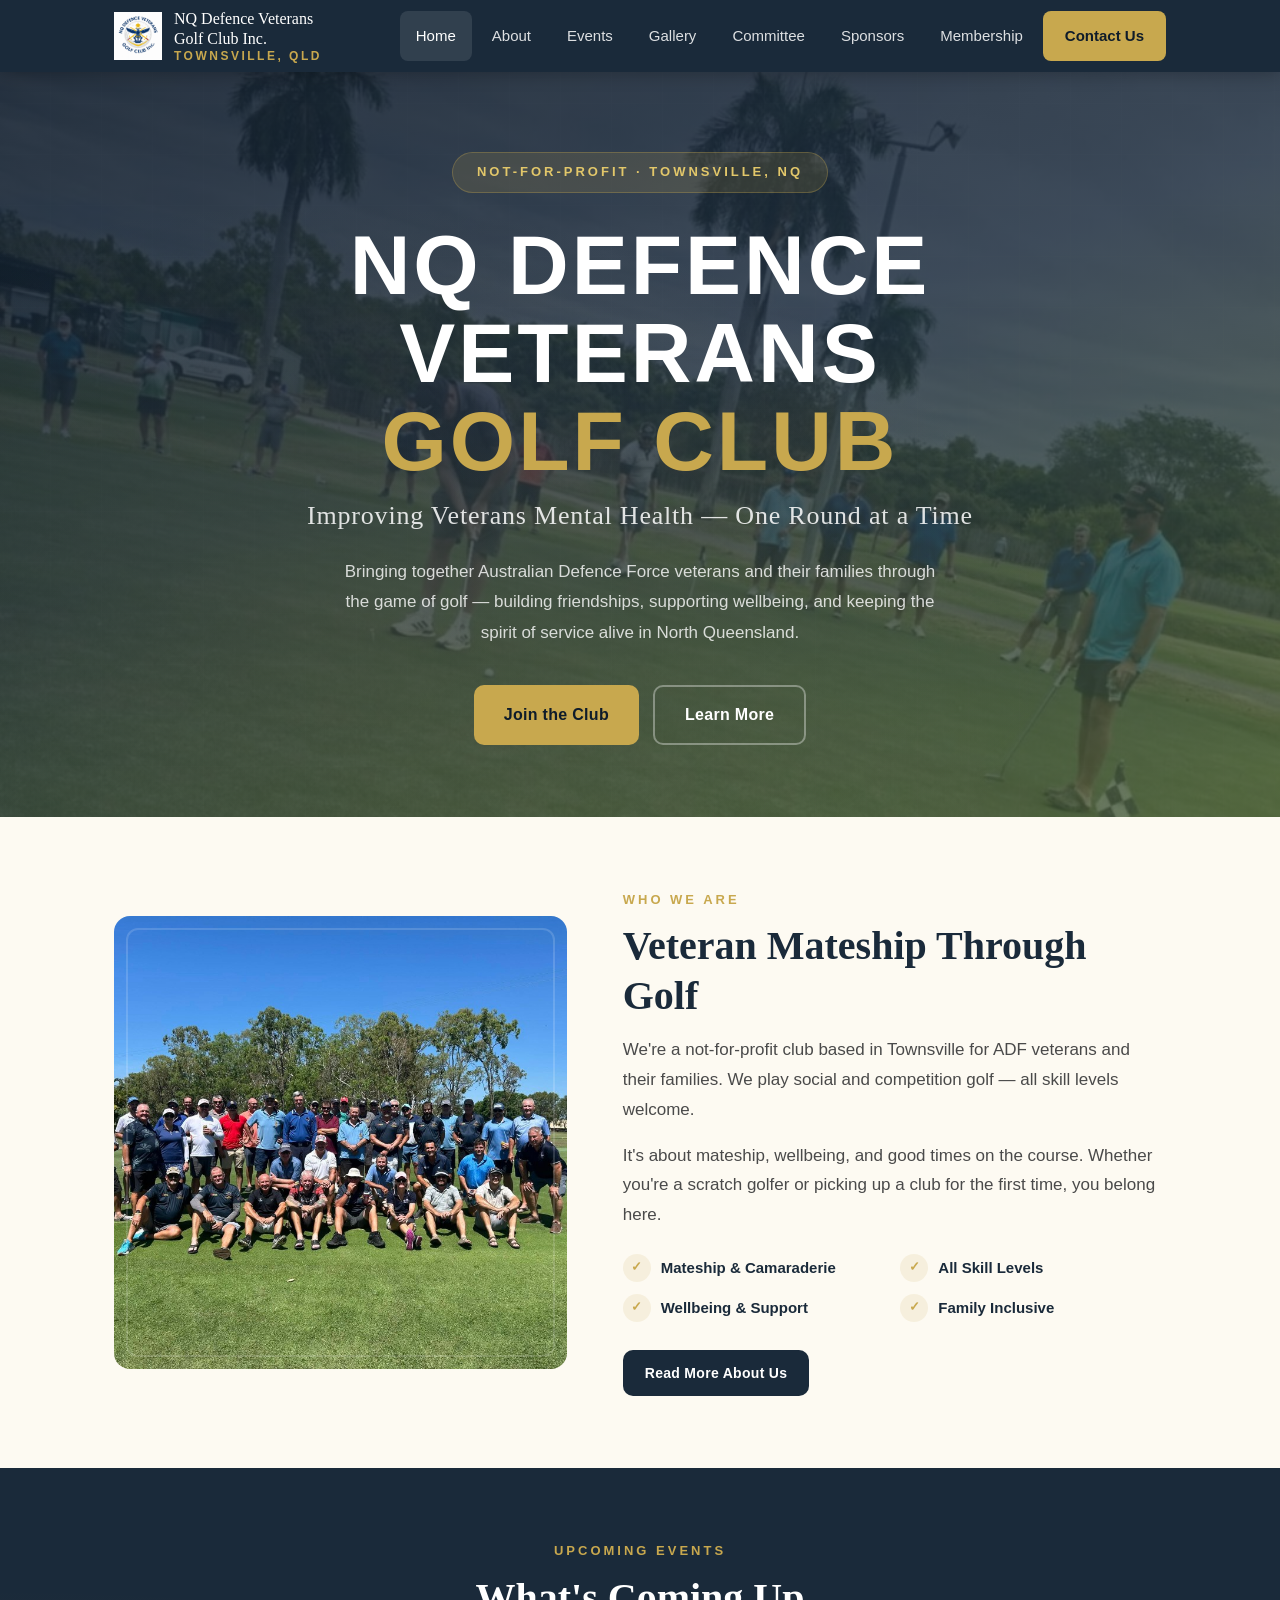
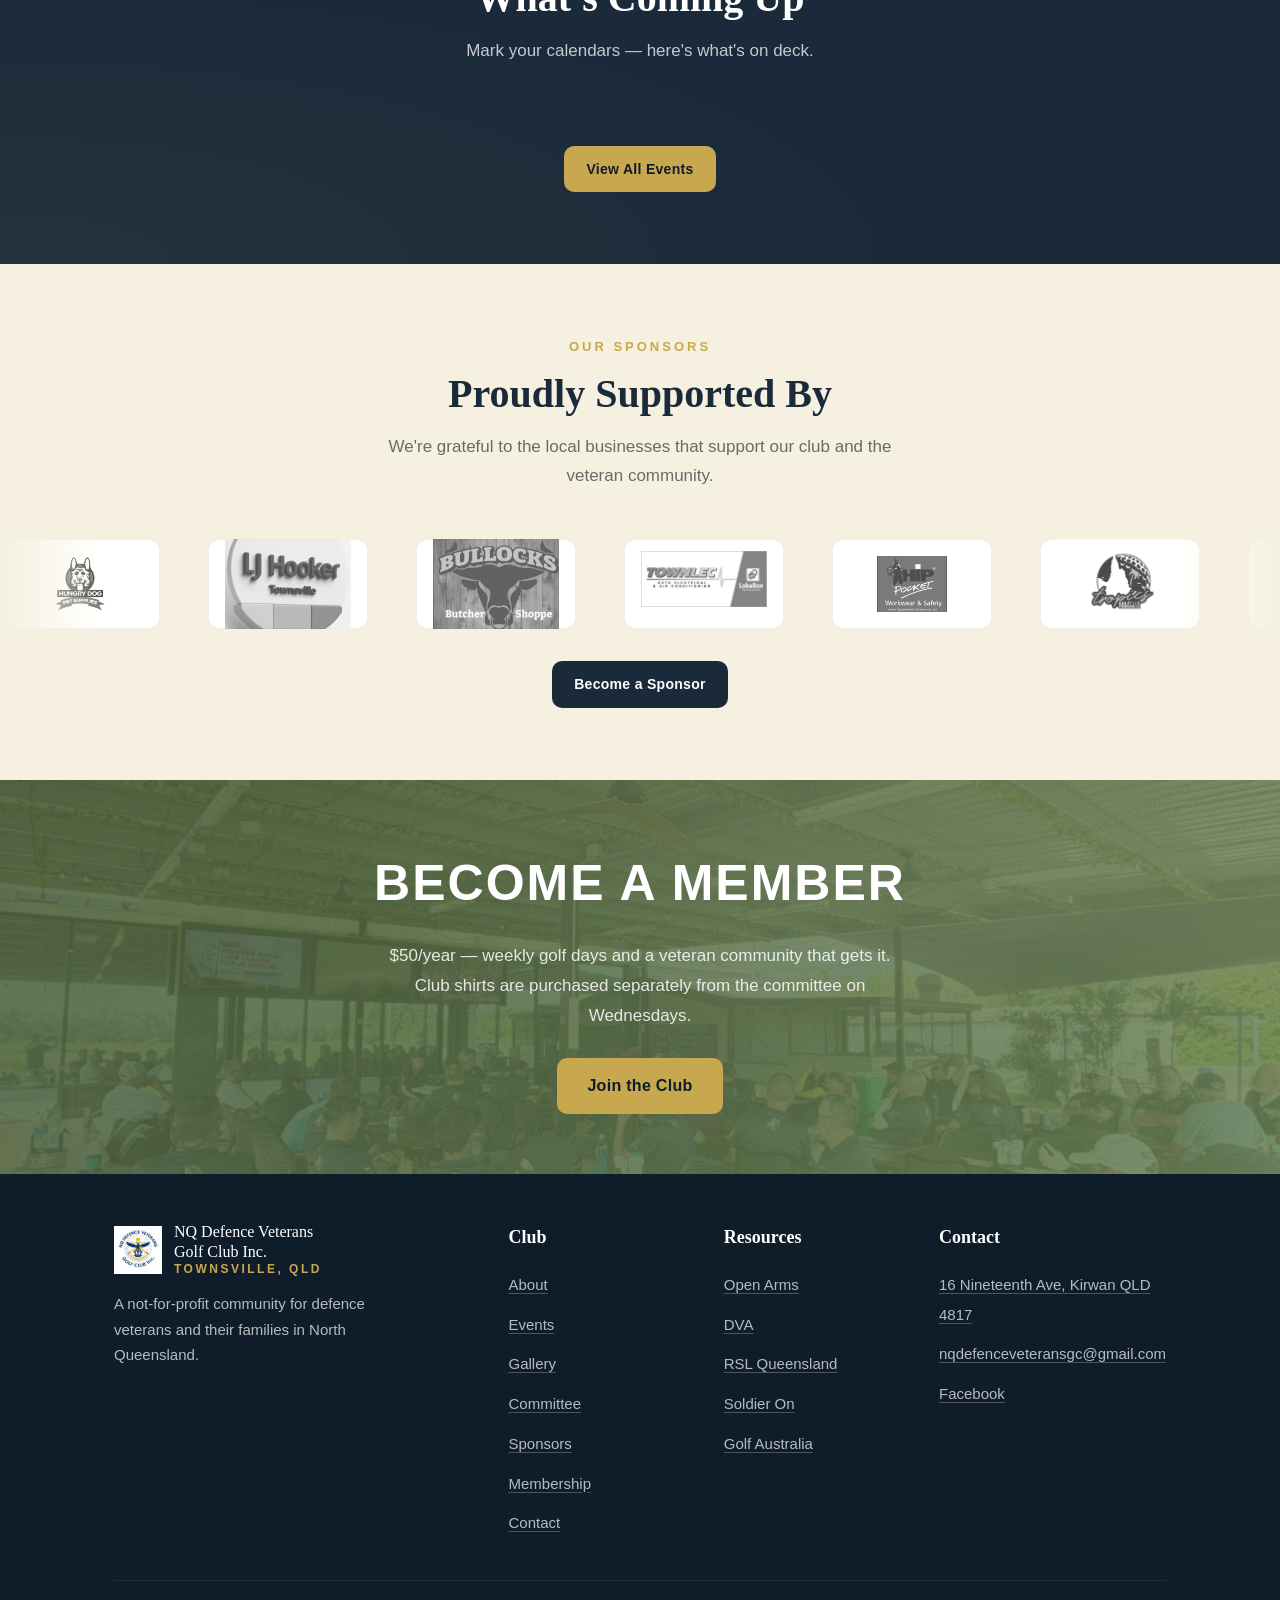
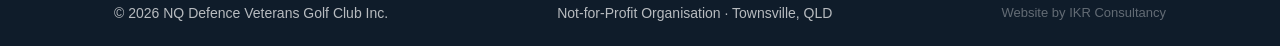
<file: index.html>
<!DOCTYPE html>
<html lang="en">
<head>
<!-- Google tag (gtag.js) -->
<script async src="https://www.googletagmanager.com/gtag/js?id=G-F4MKYTZM62"></script>
<script>
  window.dataLayer = window.dataLayer || [];
  function gtag(){dataLayer.push(arguments);}
  gtag('js', new Date());
  gtag('config', 'G-F4MKYTZM62');
</script>
<meta charset="UTF-8">
<meta name="viewport" content="width=device-width, initial-scale=1.0">
<meta http-equiv="X-Content-Type-Options" content="nosniff">
<meta http-equiv="Referrer-Policy" content="strict-origin-when-cross-origin">
<meta http-equiv="Permissions-Policy" content="camera=(), microphone=(), geolocation=()">
<meta http-equiv="Content-Security-Policy" content="default-src 'self'; script-src 'self' https://www.googletagmanager.com https://www.google-analytics.com 'unsafe-inline'; style-src 'self' https://fonts.googleapis.com 'unsafe-inline'; font-src https://fonts.gstatic.com; img-src 'self' data: https:; connect-src 'self' https://api.web3forms.com https://formsubmit.co https://www.google-analytics.com https://region1.google-analytics.com https://www.googletagmanager.com; base-uri 'self'; form-action 'self'">
<title>NQ Defence Veterans Golf Club Inc. — Townsville</title>
<meta name="description" content="NQ Defence Veterans Golf Club Inc. — A not-for-profit golf club in Townsville for Australian Defence Force veterans. Weekly golf days, competitions, mateship and mental health support through golf in North Queensland.">
<meta name="keywords" content="NQ Defence Veterans Golf Club, veterans golf Townsville, defence veterans golf, golf club Townsville, veteran mental health, North Queensland golf, NQDVGC, veterans sport Townsville, ADF veterans golf">
<link rel="canonical" href="https://nqdefenceveteransgolf.com.au/">
<meta property="og:type" content="website">
<meta property="og:url" content="https://nqdefenceveteransgolf.com.au/">
<meta property="og:title" content="NQ Defence Veterans Golf Club Inc. — Townsville">
<meta property="og:description" content="A not-for-profit golf club bringing together Australian Defence Force veterans and their families through golf in North Queensland. Weekly competitions, mateship and mental health support.">
<meta property="og:image" content="https://nqdefenceveteransgolf.com.au/images/group-photo.png">
<meta name="twitter:card" content="summary_large_image">
<link rel="preconnect" href="https://fonts.googleapis.com">
<link href="https://fonts.googleapis.com/css2?family=Marcellus&family=Source+Sans+3:wght@300;400;500;600;700&family=Bebas+Neue&display=swap" rel="stylesheet">
<meta name="theme-color" content="#1a2744">
<meta name="msapplication-TileColor" content="#1a2744">
<meta name="msapplication-TileImage" content="https://nqdefenceveteransgolf.com.au/icon-192.png">
<link rel="icon" type="image/png" sizes="16x16" href="https://nqdefenceveteransgolf.com.au/favicon-16.png">
<link rel="icon" type="image/png" sizes="32x32" href="https://nqdefenceveteransgolf.com.au/favicon-32.png">
<link rel="icon" type="image/png" sizes="48x48" href="https://nqdefenceveteransgolf.com.au/favicon-48.png">
<link rel="icon" type="image/png" sizes="96x96" href="https://nqdefenceveteransgolf.com.au/icon-96.png">
<link rel="icon" type="image/png" sizes="192x192" href="https://nqdefenceveteransgolf.com.au/icon-192.png">
<link rel="icon" href="https://nqdefenceveteransgolf.com.au/favicon.ico" sizes="any">
<link rel="apple-touch-icon" sizes="180x180" href="https://nqdefenceveteransgolf.com.au/apple-touch-icon.png">
<link rel="manifest" href="https://nqdefenceveteransgolf.com.au/site.webmanifest">
<link rel="stylesheet" href="css/styles.css">
<script type="application/ld+json">
{"@context":"https://schema.org","@type":"Organization","name":"NQ Defence Veterans Golf Club Inc.","url":"https://nqdefenceveteransgolf.com.au/","logo":"https://nqdefenceveteransgolf.com.au/icon-512.png","image":"https://nqdefenceveteransgolf.com.au/images/group-photo.png","sameAs":["https://www.facebook.com/groups/980650744252783"],"address":{"@type":"PostalAddress","streetAddress":"16 Nineteenth Avenue","addressLocality":"Kirwan","addressRegion":"QLD","postalCode":"4817","addressCountry":"AU"}}
</script>
<noscript><style>.reveal{opacity:1!important;transform:none!important;}</style></noscript>
</head>
<body>

<a href="#main" class="skip-link">Skip to content</a>

<!-- Nav -->
<nav class="navbar">
  <div class="container">
    <a href="index.html" class="logo">
      <div class="logo-mark"><img loading="lazy" src="images/logo.png" alt="NQDVGC Logo"></div>
      <div class="logo-name">NQ Defence Veterans<br>Golf Club Inc.<small>Townsville, QLD</small></div>
    </a>
    <button class="hamburger" id="menuBtn" aria-label="Menu" aria-expanded="false">
      <span></span><span></span><span></span>
    </button>
    <ul class="nav-links" id="navLinks">
      <li><a href="index.html" class="active">Home</a></li>
      <li><a href="about.html">About</a></li>
      <li><a href="events.html">Events</a></li>
      <li><a href="gallery.html">Gallery</a></li>
      <li><a href="committee.html">Committee</a></li>
      <li><a href="sponsors.html">Sponsors</a></li>
      <li><a href="membership.html">Membership</a></li>
      <li><a href="contact.html" class="btn-cta">Contact Us</a></li>
    </ul>
  </div>
</nav>

<!-- Hero -->
<header class="hero" id="main">
  <div class="hero-slides" aria-hidden="true"></div>
  <div class="hero-overlay"></div>
  <div class="hero-grid-bg"></div>
  <div class="container">
    <div class="hero-tag">Not-for-Profit · Townsville, NQ</div>
    <h1>NQ DEFENCE VETERANS<br><em>GOLF CLUB</em></h1>
    <p class="hero-sub">Improving Veterans Mental Health — One Round at a Time</p>
    <p class="hero-body">
      Bringing together Australian Defence Force veterans and their families
      through the game of golf — building friendships, supporting wellbeing, and keeping the
      spirit of service alive in North Queensland.
    </p>
    <div class="hero-btns">
      <a href="membership.html" class="btn btn-gold">Join the Club</a>
      <a href="about.html" class="btn btn-ghost">Learn More</a>
    </div>
  </div>
</header>

<!-- Who We Are -->
<section class="about">
  <div class="container">
    <div class="about-layout reveal">
      <div class="about-visual">
        <img loading="lazy" src="images/group-photo.png" alt="NQ Defence Veterans Golf Club members group photo">
      </div>
      <div class="about-text">
        <div class="sec-label">Who We Are</div>
        <h2 class="sec-title">Veteran Mateship Through Golf</h2>
        <p>
          We're a not-for-profit club based in Townsville for ADF veterans
          and their families. We play social and competition golf — all skill levels welcome.
        </p>
        <p>
          It's about mateship, wellbeing, and good times on the course. Whether you're a
          scratch golfer or picking up a club for the first time, you belong here.
        </p>
        <div class="about-points">
          <div class="about-point"><span class="dot">✓</span> Mateship & Camaraderie</div>
          <div class="about-point"><span class="dot">✓</span> All Skill Levels</div>
          <div class="about-point"><span class="dot">✓</span> Wellbeing & Support</div>
          <div class="about-point"><span class="dot">✓</span> Family Inclusive</div>
        </div>
        <div style="margin-top: 28px;">
          <a href="about.html" class="btn btn-navy btn-sm">Read More About Us</a>
        </div>
      </div>
    </div>
  </div>
</section>

<!-- Upcoming Events -->
<section class="events">
  <div class="container">
    <div class="sec-header reveal">
      <div class="sec-label">Upcoming Events</div>
      <h2 class="sec-title">What's Coming Up</h2>
      <p class="sec-desc">Mark your calendars — here's what's on deck.</p>
    </div>
    <div class="events-list">
      <div class="ev-card reveal" data-date="2026-05-06">
        <div class="ev-date">
          <div class="ev-day">06</div>
          <div class="ev-month">May</div>
        </div>
        <div class="ev-body">
          <span class="ev-tag ev-tag-comp">Competition</span>
          <h3>Stableford</h3>
          <p>Individual Stableford competition. Yellow / Red tees.</p>
          <div class="ev-meta">
            <span><span aria-hidden="true">📍</span> Tropics Golf Course</span>
            <span><span aria-hidden="true">⏰</span> Wednesday</span>
          </div>
          <div class="ev-actions">
            <a href="https://www.facebook.com/events/1988072145211493/" class="ev-fb" target="_blank" rel="noopener">
              <svg viewBox="0 0 24 24"><path d="M24 12.073c0-6.627-5.373-12-12-12s-12 5.373-12 12c0 5.99 4.388 10.954 10.125 11.854v-8.385H7.078v-3.47h3.047V9.43c0-3.007 1.792-4.669 4.533-4.669 1.312 0 2.686.235 2.686.235v2.953H15.83c-1.491 0-1.956.925-1.956 1.874v2.25h3.328l-.532 3.47h-2.796v8.385C19.612 23.027 24 18.062 24 12.073z"/></svg>
              RSVP on Facebook
            </a>
            <button class="ev-register" data-event="Stableford — 6 May">Register Without Facebook</button>
          </div>
          <p class="ev-disclaimer">*Event format may change*</p>
        </div>
      </div>
      <div class="ev-card reveal" data-date="2026-05-13">
        <div class="ev-date">
          <div class="ev-day">13</div>
          <div class="ev-month">May</div>
        </div>
        <div class="ev-body">
          <span class="ev-tag ev-tag-social">Team</span>
          <h3>2 Person Ambrose</h3>
          <p>Two-person Ambrose team event. White / Red tees.</p>
          <div class="ev-meta">
            <span><span aria-hidden="true">📍</span> Tropics Golf Course</span>
            <span><span aria-hidden="true">⏰</span> Wednesday</span>
          </div>
          <div class="ev-actions">
            <a href="https://www.facebook.com/events/834175992519582/" class="ev-fb" target="_blank" rel="noopener">
              <svg viewBox="0 0 24 24"><path d="M24 12.073c0-6.627-5.373-12-12-12s-12 5.373-12 12c0 5.99 4.388 10.954 10.125 11.854v-8.385H7.078v-3.47h3.047V9.43c0-3.007 1.792-4.669 4.533-4.669 1.312 0 2.686.235 2.686.235v2.953H15.83c-1.491 0-1.956.925-1.956 1.874v2.25h3.328l-.532 3.47h-2.796v8.385C19.612 23.027 24 18.062 24 12.073z"/></svg>
              RSVP on Facebook
            </a>
            <button class="ev-register" data-event="2 Person Ambrose — 13 May">Register Without Facebook</button>
          </div>
          <p class="ev-disclaimer">*Event format may change*</p>
        </div>
      </div>
      <div class="ev-card reveal" data-date="2026-05-20">
        <div class="ev-date">
          <div class="ev-day">20</div>
          <div class="ev-month">May</div>
        </div>
        <div class="ev-body">
          <span class="ev-tag ev-tag-comp">Competition</span>
          <h3>Par</h3>
          <p>Par competition. White / Red tees.</p>
          <div class="ev-meta">
            <span><span aria-hidden="true">📍</span> Tropics Golf Course</span>
            <span><span aria-hidden="true">⏰</span> Wednesday</span>
          </div>
          <div class="ev-actions">
            <a href="https://www.facebook.com/events/2062768914667646/" class="ev-fb" target="_blank" rel="noopener">
              <svg viewBox="0 0 24 24"><path d="M24 12.073c0-6.627-5.373-12-12-12s-12 5.373-12 12c0 5.99 4.388 10.954 10.125 11.854v-8.385H7.078v-3.47h3.047V9.43c0-3.007 1.792-4.669 4.533-4.669 1.312 0 2.686.235 2.686.235v2.953H15.83c-1.491 0-1.956.925-1.956 1.874v2.25h3.328l-.532 3.47h-2.796v8.385C19.612 23.027 24 18.062 24 12.073z"/></svg>
              RSVP on Facebook
            </a>
            <button class="ev-register" data-event="Par — 20 May">Register Without Facebook</button>
          </div>
          <p class="ev-disclaimer">*Event format may change*</p>
        </div>
      </div>
    </div>
    <div style="text-align: center; margin-top: 32px; position: relative; z-index: 1;">
      <a href="events.html" class="btn btn-gold btn-sm">View All Events</a>
    </div>
  </div>
</section>

<!-- Sponsors -->
<section class="sponsors-marquee-section">
  <div class="container">
    <div class="sec-header reveal">
      <div class="sec-label">Our Sponsors</div>
      <h2 class="sec-title">Proudly Supported By</h2>
      <p class="sec-desc">We're grateful to the local businesses that support our club and the veteran community.</p>
    </div>
  </div>
  <div class="marquee-wrap reveal">
    <div class="marquee-track">
      <div class="marquee-logo"><img loading="lazy" src="images/sponsor-hungry-dog.png" alt="Hungry Dog Pet Supplies"></div>
      <div class="marquee-logo"><a href="https://townsville.ljhooker.com.au/" target="_blank" rel="noopener"><img loading="lazy" src="images/sponsor-lj-hooker.png" alt="LJ Hooker Townsville"></a></div>
      <div class="marquee-logo"><a href="https://www.facebook.com/profile.php?id=100078875387269" target="_blank" rel="noopener"><img loading="lazy" src="images/sponsor-bullocks.png" alt="Bullocks Butcher Shoppe"></a></div>
      <div class="marquee-logo"><a href="https://townlec.com.au/" target="_blank" rel="noopener"><img loading="lazy" src="images/sponsor-townlec.png" alt="Townlec Auto Electrical & Air Conditioning"></a></div>
      <div class="marquee-logo"><img loading="lazy" src="images/sponsor-hippocket.png" alt="Hip Pocket Workwear & Safety"></div>
      <div class="marquee-logo"><a href="https://www.tropicsgolfclub.com.au/" target="_blank" rel="noopener"><img loading="lazy" src="images/sponsor-tropics.png" alt="Tropics Golf Club Townsville"></a></div>
      <div class="marquee-logo"><a href="https://drummondgolf.com.au/pages/stores/townsville-drummond-golf" target="_blank" rel="noopener"><img loading="lazy" src="images/sponsor-drummond.png" alt="Drummond Golf"></a></div>
      <div class="marquee-logo"><img loading="lazy" src="images/sponsor-hungry-dog.png" alt="Hungry Dog Pet Supplies"></div>
      <div class="marquee-logo"><a href="https://townsville.ljhooker.com.au/" target="_blank" rel="noopener"><img loading="lazy" src="images/sponsor-lj-hooker.png" alt="LJ Hooker Townsville"></a></div>
      <div class="marquee-logo"><a href="https://www.facebook.com/profile.php?id=100078875387269" target="_blank" rel="noopener"><img loading="lazy" src="images/sponsor-bullocks.png" alt="Bullocks Butcher Shoppe"></a></div>
      <div class="marquee-logo"><a href="https://townlec.com.au/" target="_blank" rel="noopener"><img loading="lazy" src="images/sponsor-townlec.png" alt="Townlec Auto Electrical & Air Conditioning"></a></div>
      <div class="marquee-logo"><img loading="lazy" src="images/sponsor-hippocket.png" alt="Hip Pocket Workwear & Safety"></div>
      <div class="marquee-logo"><a href="https://www.tropicsgolfclub.com.au/" target="_blank" rel="noopener"><img loading="lazy" src="images/sponsor-tropics.png" alt="Tropics Golf Club Townsville"></a></div>
      <div class="marquee-logo"><a href="https://drummondgolf.com.au/pages/stores/townsville-drummond-golf" target="_blank" rel="noopener"><img loading="lazy" src="images/sponsor-drummond.png" alt="Drummond Golf"></a></div>
    </div>
  </div>
  <div class="container" style="text-align: center; margin-top: 32px;">
    <a href="contact.html" class="btn btn-navy btn-sm reveal">Become a Sponsor</a>
  </div>
</section>

<!-- CTA -->
<section class="cta-banner">
  <div class="container">
    <h2>BECOME A MEMBER</h2>
    <p>$50/year — weekly golf days and a veteran community that gets it. Club shirts are purchased separately from the committee on Wednesdays.</p>
    <a href="membership.html" class="btn btn-gold">Join the Club</a>
  </div>
</section>

<!-- Footer -->
<footer class="footer">
  <div class="container">
    <div class="footer-inner">
      <div class="footer-brand">
        <a href="index.html" class="logo">
          <div class="logo-mark"><img loading="lazy" src="images/logo.png" alt="NQDVGC Logo"></div>
          <div class="logo-name">NQ Defence Veterans<br>Golf Club Inc.<small>Townsville, QLD</small></div>
        </a>
        <p>A not-for-profit community for defence veterans and their families in North Queensland.</p>
      </div>
      <div>
        <h4>Club</h4>
        <ul>
          <li><a href="about.html">About</a></li>
          <li><a href="events.html">Events</a></li>
          <li><a href="gallery.html">Gallery</a></li>
          <li><a href="committee.html">Committee</a></li>
          <li><a href="sponsors.html">Sponsors</a></li>
          <li><a href="membership.html">Membership</a></li>
          <li><a href="contact.html">Contact</a></li>
        </ul>
      </div>
      <div>
        <h4>Resources</h4>
        <ul>
          <li><a href="https://www.openarms.gov.au" target="_blank" rel="noopener">Open Arms</a></li>
          <li><a href="https://www.dva.gov.au" target="_blank" rel="noopener">DVA</a></li>
          <li><a href="https://www.rslqld.org" target="_blank" rel="noopener">RSL Queensland</a></li>
          <li><a href="https://www.soldieron.org.au" target="_blank" rel="noopener">Soldier On</a></li>
          <li><a href="https://www.golf.org.au" target="_blank" rel="noopener">Golf Australia</a></li>
        </ul>
      </div>
      <div>
        <h4>Contact</h4>
        <ul>
          <li><a href="https://maps.google.com/?q=16+Nineteenth+Avenue+Kirwan+QLD+4817" target="_blank" rel="noopener">16 Nineteenth Ave, Kirwan QLD 4817</a></li>
          <li><a href="mailto:nqdefenceveteransgc@gmail.com">nqdefenceveteransgc@gmail.com</a></li>
          <li><a href="https://www.facebook.com/groups/980650744252783" target="_blank" rel="noopener">Facebook</a></li>
        </ul>
      </div>
    </div>
    <div class="footer-bottom">
      <span>&copy; 2026 NQ Defence Veterans Golf Club Inc.</span>
      <span>Not-for-Profit Organisation &middot; Townsville, QLD</span>
      <span class="site-credit">Website by IKR Consultancy</span>
    </div>
  </div>
</footer>

<!-- Registration Modal -->
<div class="modal-overlay" id="regModal">
  <div class="modal">
    <button class="modal-close" id="regClose" aria-label="Close">&times;</button>
    <div class="modal-header">
      <h3>Register for Event</h3>
      <p id="regEventName">Event Name</p>
    </div>
    <div class="modal-body">
      <!-- ADMIN: Change the email below to the club's email address -->
      <form id="regForm" method="POST">
        <input type="hidden" name="Event" id="regEventField" value="">
        <div class="f-group">
          <label for="regName">Full Name *</label>
          <input type="text" id="regName" name="Name" required placeholder="Your full name">
        </div>
        <div class="f-group">
          <label for="regEmail">Email *</label>
          <input type="email" id="regEmail" name="Email" required placeholder="you@example.com">
        </div>
        <div class="f-group">
          <label for="regPhone">Phone</label>
          <input type="tel" id="regPhone" name="Phone" placeholder="04XX XXX XXX">
        </div>
        <div class="f-group">
          <label for="regNotes">Notes (optional)</label>
          <textarea id="regNotes" name="Notes" placeholder="Anything we should know? E.g. number of players, dietary requirements..."></textarea>
        </div>
        <button type="submit" class="modal-submit">Register Now</button>
        <div id="regMsg"></div>
      </form>
      <p class="modal-note">Your details will be sent to the club. We'll confirm your registration by email.</p>
    </div>
  </div>
</div>

<script src="js/main.js"></script>
<script src="js/home-slideshow.js"></script>

</body>
</html>
</file>
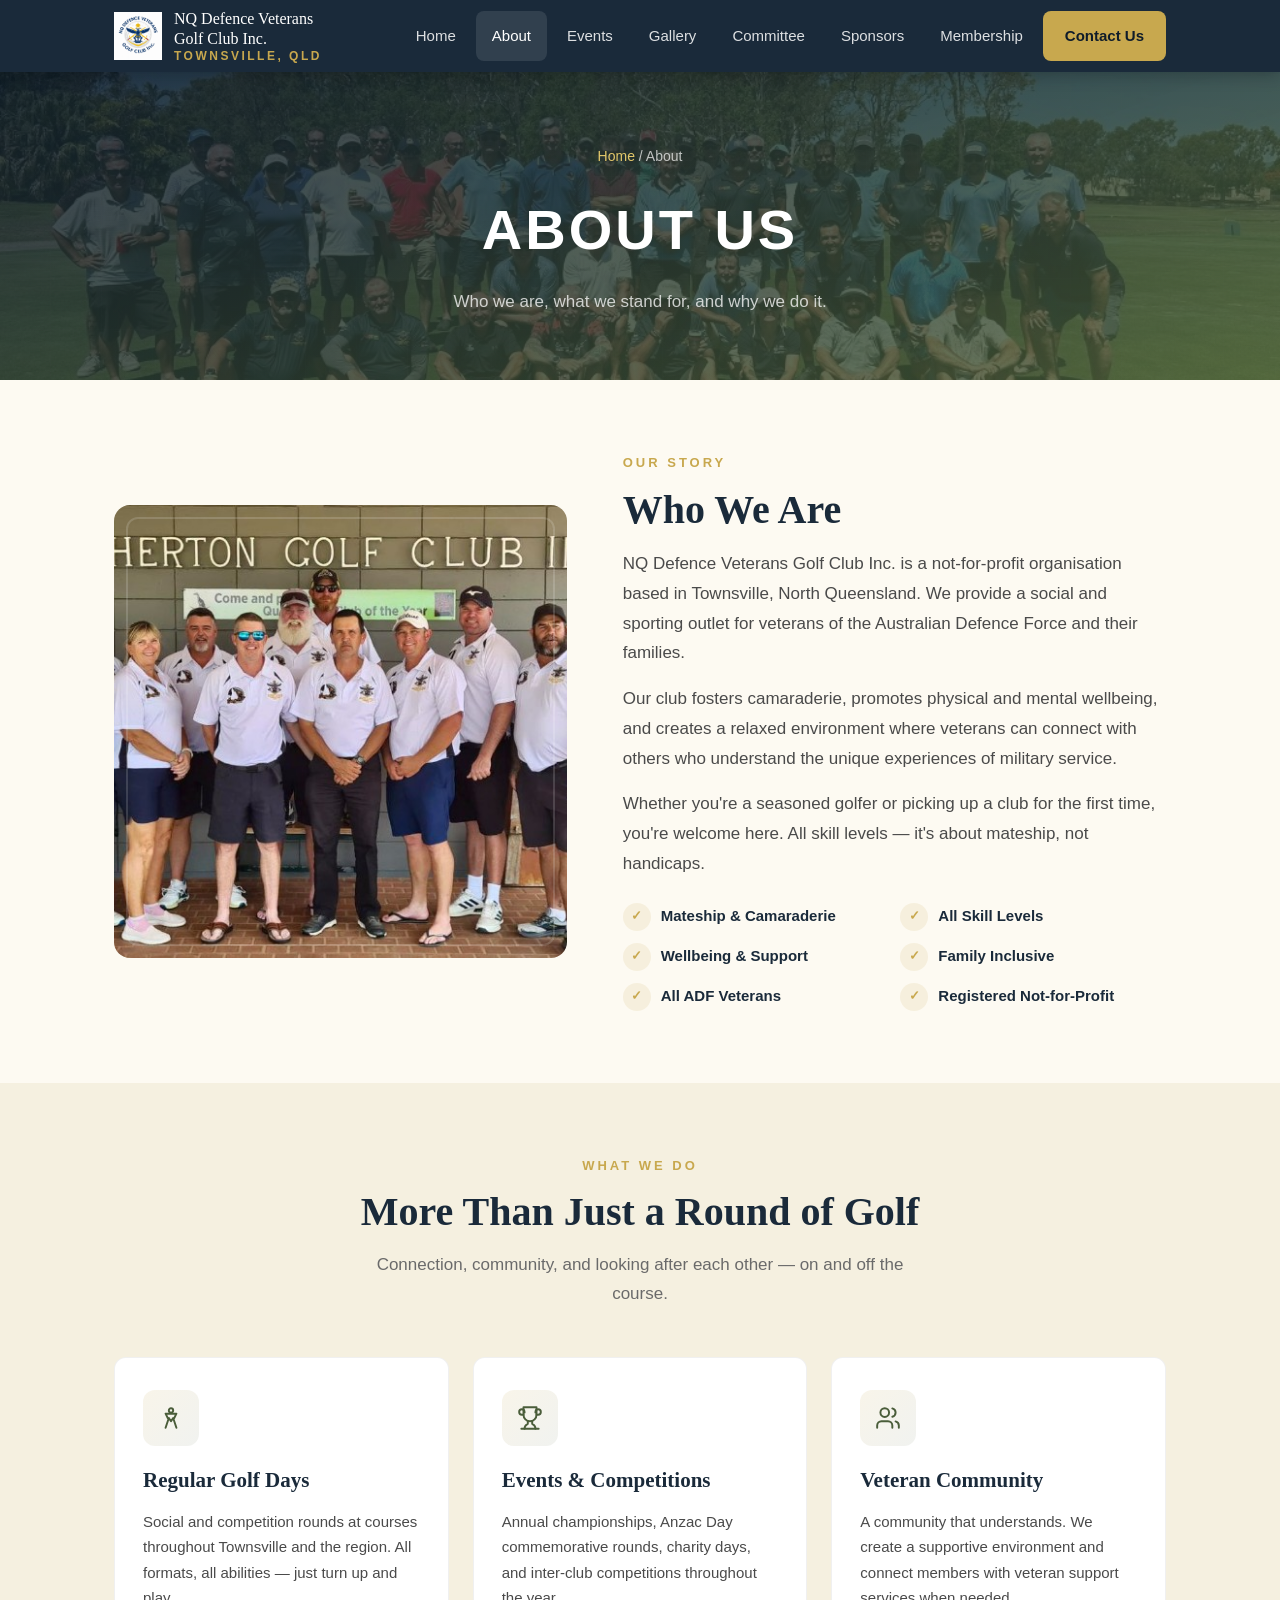
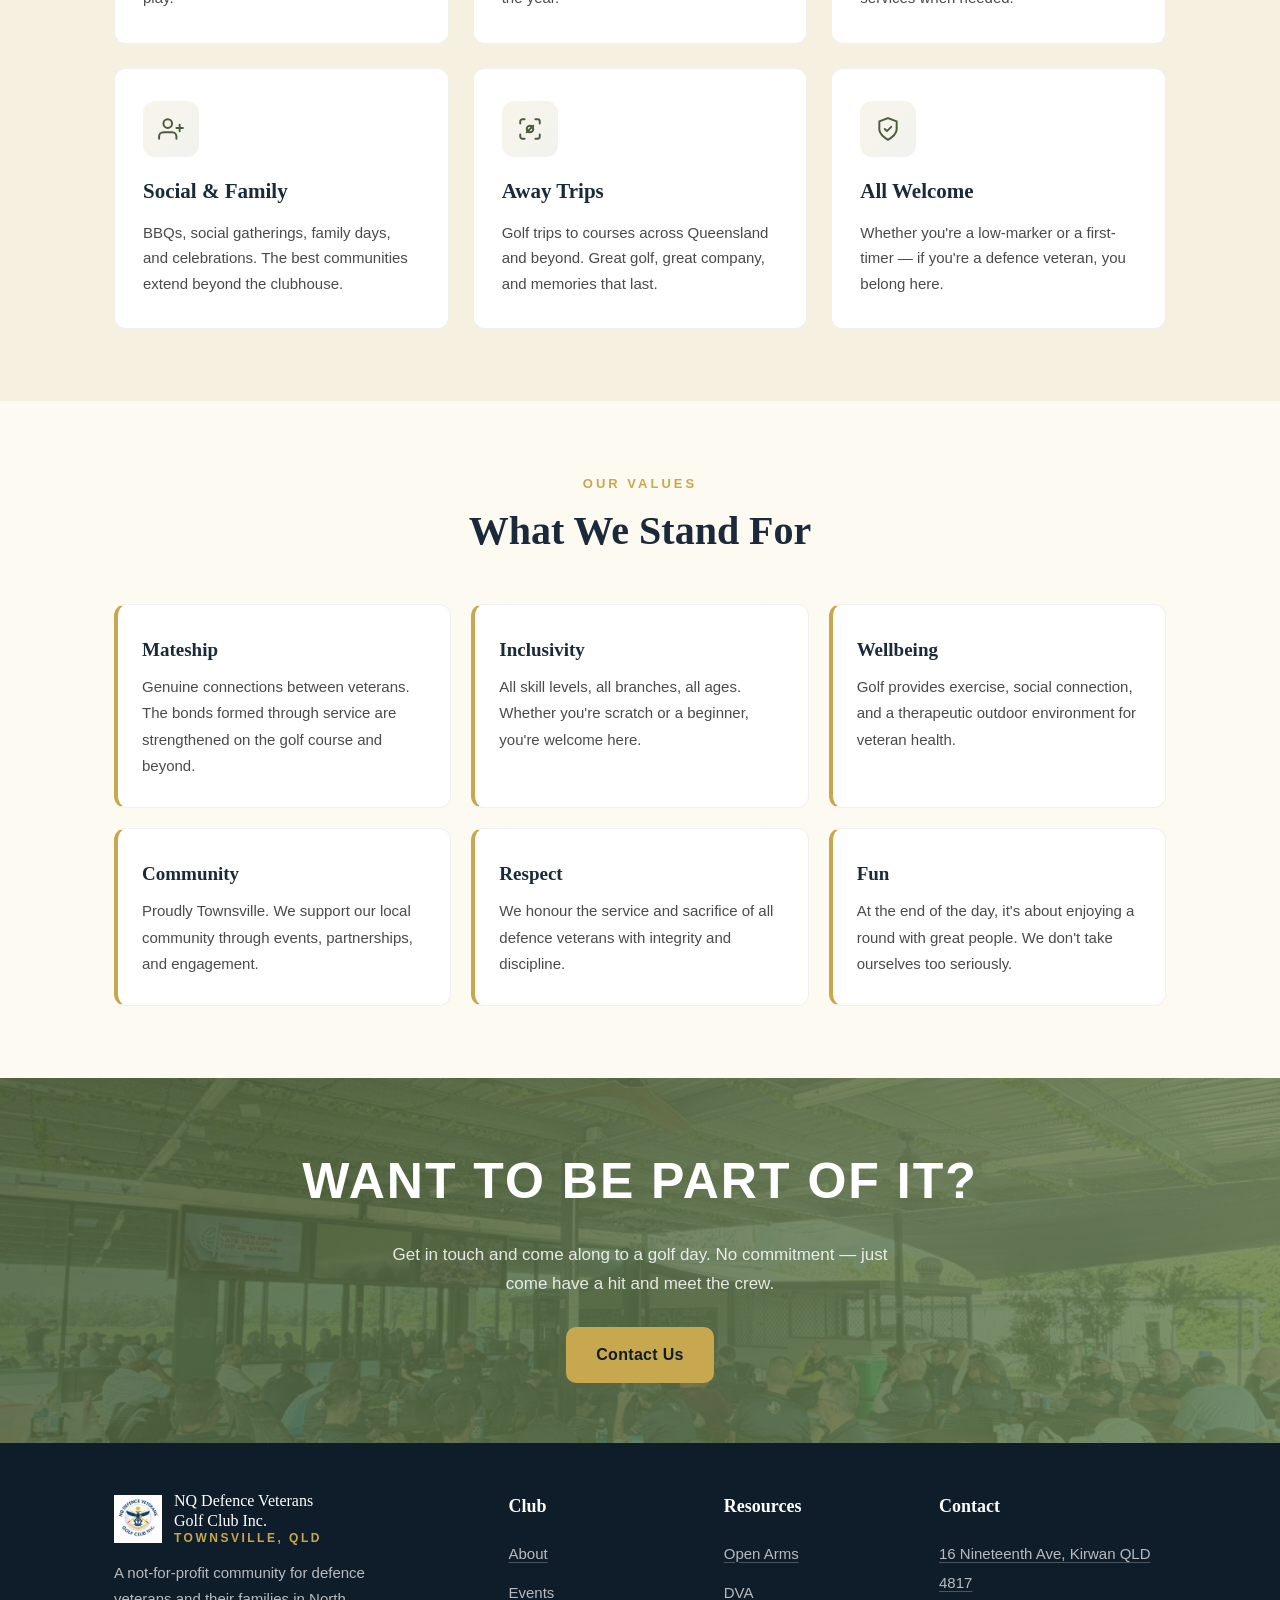
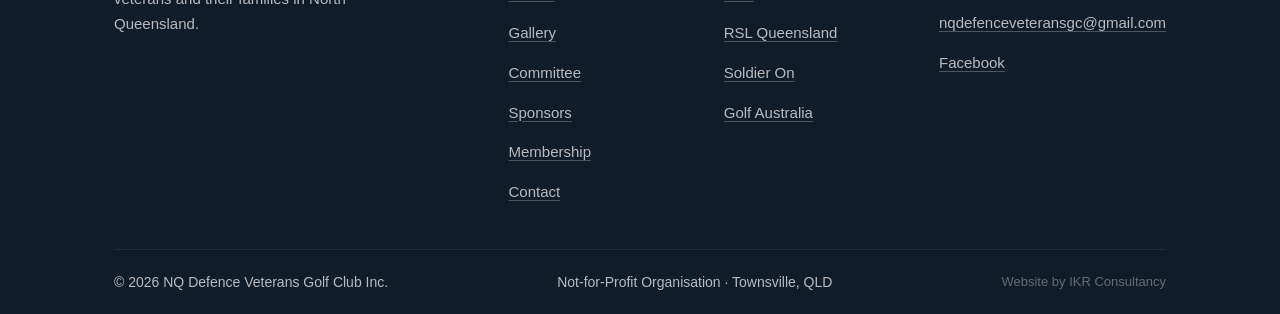
<file: about.html>
<!DOCTYPE html>
<html lang="en">
<head>
<!-- Google tag (gtag.js) -->
<script async src="https://www.googletagmanager.com/gtag/js?id=G-F4MKYTZM62"></script>
<script>
  window.dataLayer = window.dataLayer || [];
  function gtag(){dataLayer.push(arguments);}
  gtag('js', new Date());
  gtag('config', 'G-F4MKYTZM62');
</script>
<meta charset="UTF-8">
<meta name="viewport" content="width=device-width, initial-scale=1.0">
<meta http-equiv="X-Content-Type-Options" content="nosniff">
<meta http-equiv="Referrer-Policy" content="strict-origin-when-cross-origin">
<meta http-equiv="Permissions-Policy" content="camera=(), microphone=(), geolocation=()">
<meta http-equiv="Content-Security-Policy" content="default-src 'self'; script-src 'self' https://www.googletagmanager.com https://www.google-analytics.com 'unsafe-inline'; style-src 'self' https://fonts.googleapis.com 'unsafe-inline'; font-src https://fonts.gstatic.com; img-src 'self' data: https:; connect-src 'self' https://api.web3forms.com https://formsubmit.co https://www.google-analytics.com https://region1.google-analytics.com https://www.googletagmanager.com; base-uri 'self'; form-action 'self'">
<title>About Us | NQ Defence Veterans Golf Club Inc.</title>
<meta name="description" content="Learn about NQ Defence Veterans Golf Club Inc. — our story, mission, and values serving Townsville's defence veteran community. Improving veterans mental health one round at a time.">
<meta name="keywords" content="NQ Defence Veterans Golf Club, about, veterans golf Townsville, defence veterans, North Queensland golf, NQDVGC">
<link rel="canonical" href="https://nqdefenceveteransgolf.com.au/about.html">
<meta property="og:type" content="website">
<meta property="og:title" content="About | NQ Defence Veterans Golf Club Inc.">
<meta property="og:description" content="Learn about our club — golf days, veteran wellbeing, community, and social events in North Queensland.">
<meta property="og:image" content="https://nqdefenceveteransgolf.com.au/images/group-photo.png">
<meta name="twitter:card" content="summary_large_image">
<link rel="preconnect" href="https://fonts.googleapis.com">
<link href="https://fonts.googleapis.com/css2?family=Marcellus&family=Source+Sans+3:wght@300;400;500;600;700&family=Bebas+Neue&display=swap" rel="stylesheet">
<meta name="theme-color" content="#1a2744">
<meta name="msapplication-TileColor" content="#1a2744">
<meta name="msapplication-TileImage" content="https://nqdefenceveteransgolf.com.au/icon-192.png">
<link rel="icon" type="image/png" sizes="16x16" href="https://nqdefenceveteransgolf.com.au/favicon-16.png">
<link rel="icon" type="image/png" sizes="32x32" href="https://nqdefenceveteransgolf.com.au/favicon-32.png">
<link rel="icon" type="image/png" sizes="48x48" href="https://nqdefenceveteransgolf.com.au/favicon-48.png">
<link rel="icon" type="image/png" sizes="96x96" href="https://nqdefenceveteransgolf.com.au/icon-96.png">
<link rel="icon" type="image/png" sizes="192x192" href="https://nqdefenceveteransgolf.com.au/icon-192.png">
<link rel="icon" href="https://nqdefenceveteransgolf.com.au/favicon.ico" sizes="any">
<link rel="apple-touch-icon" sizes="180x180" href="https://nqdefenceveteransgolf.com.au/apple-touch-icon.png">
<link rel="manifest" href="https://nqdefenceveteransgolf.com.au/site.webmanifest">
<link rel="stylesheet" href="css/styles.css">
<noscript><style>.reveal{opacity:1!important;transform:none!important;}</style></noscript>
</head>
<body>

<a href="#main" class="skip-link">Skip to content</a>

<nav class="navbar">
  <div class="container">
    <a href="index.html" class="logo">
      <div class="logo-mark"><img src="images/logo.png" alt="NQDVGC Logo"></div>
      <div class="logo-name">NQ Defence Veterans<br>Golf Club Inc.<small>Townsville, QLD</small></div>
    </a>
    <button class="hamburger" id="menuBtn" aria-label="Menu" aria-expanded="false">
      <span></span><span></span><span></span>
    </button>
    <ul class="nav-links" id="navLinks">
      <li><a href="index.html">Home</a></li>
      <li><a href="about.html" class="active">About</a></li>
      <li><a href="events.html">Events</a></li>
      <li><a href="gallery.html">Gallery</a></li>
      <li><a href="committee.html">Committee</a></li>
      <li><a href="sponsors.html">Sponsors</a></li>
      <li><a href="membership.html">Membership</a></li>
      <li><a href="contact.html" class="btn-cta">Contact Us</a></li>
    </ul>
  </div>
</nav>

<section class="page-header has-bg" id="main" style="background: linear-gradient(160deg, rgba(15,28,42,0.85), rgba(74,93,58,0.8)), url('images/group-photo.png') center/cover no-repeat;">
  <div class="container">
    <div class="breadcrumb"><a href="index.html">Home</a> / About</div>
    <h1>ABOUT US</h1>
    <p>Who we are, what we stand for, and why we do it.</p>
  </div>
</section>

<!-- Our Story -->
<section class="about">
  <div class="container">
    <div class="about-layout reveal">
      <div class="about-visual">
        <img src="images/atherton-grey.png" alt="NQ Defence Veterans Golf Club team at Atherton Golf Club">
      </div>
      <div class="about-text">
        <div class="sec-label">Our Story</div>
        <h2 class="sec-title">Who We Are</h2>
        <p>
          NQ Defence Veterans Golf Club Inc. is a not-for-profit organisation based in
          Townsville, North Queensland. We provide a social and sporting outlet for
          veterans of the Australian Defence Force and their families.
        </p>
        <p>
          Our club fosters camaraderie, promotes physical and mental wellbeing, and creates
          a relaxed environment where veterans can connect with others who understand the
          unique experiences of military service.
        </p>
        <p>
          Whether you're a seasoned golfer or picking up a club for the first time,
          you're welcome here. All skill levels — it's about mateship, not handicaps.
        </p>
        <div class="about-points">
          <div class="about-point"><span class="dot">✓</span> Mateship & Camaraderie</div>
          <div class="about-point"><span class="dot">✓</span> All Skill Levels</div>
          <div class="about-point"><span class="dot">✓</span> Wellbeing & Support</div>
          <div class="about-point"><span class="dot">✓</span> Family Inclusive</div>
          <div class="about-point"><span class="dot">✓</span> All ADF Veterans</div>
          <div class="about-point"><span class="dot">✓</span> Registered Not-for-Profit</div>
        </div>
      </div>
    </div>
  </div>
</section>

<!-- What We Do -->
<section class="whatwedo">
  <div class="container">
    <div class="sec-header reveal">
      <div class="sec-label">What We Do</div>
      <h2 class="sec-title">More Than Just a Round of Golf</h2>
      <p class="sec-desc">Connection, community, and looking after each other — on and off the course.</p>
    </div>
    <div class="wwd-grid">
      <div class="wwd-card reveal">
        <div class="wwd-icon"><svg viewBox="0 0 24 24"><circle cx="12" cy="5" r="2"/><path d="M7 21l3-9 2 3 2-3 3 9"/><path d="M9 12l-2-4h10l-2 4"/></svg></div>
        <h3>Regular Golf Days</h3>
        <p>Social and competition rounds at courses throughout Townsville and the region. All formats, all abilities — just turn up and play.</p>
      </div>
      <div class="wwd-card reveal">
        <div class="wwd-icon"><svg viewBox="0 0 24 24"><path d="M6 9H4.5a2.5 2.5 0 0 1 0-5C7 4 7 7 7 7"/><path d="M18 9h1.5a2.5 2.5 0 0 0 0-5C17 4 17 7 17 7"/><path d="M4 22h16"/><path d="M10 14.66V17c0 .55-.47.98-.97 1.21C7.85 18.75 7 20.24 7 22"/><path d="M14 14.66V17c0 .55.47.98.97 1.21C16.15 18.75 17 20.24 17 22"/><path d="M18 2H6v7a6 6 0 0 0 12 0V2Z"/></svg></div>
        <h3>Events & Competitions</h3>
        <p>Annual championships, Anzac Day commemorative rounds, charity days, and inter-club competitions throughout the year.</p>
      </div>
      <div class="wwd-card reveal">
        <div class="wwd-icon"><svg viewBox="0 0 24 24"><path d="M16 21v-2a4 4 0 0 0-4-4H6a4 4 0 0 0-4 4v2"/><circle cx="9" cy="7" r="4"/><path d="M22 21v-2a4 4 0 0 0-3-3.87"/><path d="M16 3.13a4 4 0 0 1 0 7.75"/></svg></div>
        <h3>Veteran Community</h3>
        <p>A community that understands. We create a supportive environment and connect members with veteran support services when needed.</p>
      </div>
      <div class="wwd-card reveal">
        <div class="wwd-icon"><svg viewBox="0 0 24 24"><path d="M17 21v-2a4 4 0 0 0-4-4H5a4 4 0 0 0-4 4v2"/><circle cx="9" cy="7" r="4"/><path d="M20 8v6"/><path d="M23 11h-6"/></svg></div>
        <h3>Social & Family</h3>
        <p>BBQs, social gatherings, family days, and celebrations. The best communities extend beyond the clubhouse.</p>
      </div>
      <div class="wwd-card reveal">
        <div class="wwd-icon"><svg viewBox="0 0 24 24"><path d="M3 7V5a2 2 0 0 1 2-2h2"/><path d="M17 3h2a2 2 0 0 1 2 2v2"/><path d="M21 17v2a2 2 0 0 1-2 2h-2"/><path d="M7 21H5a2 2 0 0 1-2-2v-2"/><circle cx="12" cy="12" r="3"/><path d="m15 9-6 6"/></svg></div>
        <h3>Away Trips</h3>
        <p>Golf trips to courses across Queensland and beyond. Great golf, great company, and memories that last.</p>
      </div>
      <div class="wwd-card reveal">
        <div class="wwd-icon"><svg viewBox="0 0 24 24"><path d="M12 22s8-4 8-10V5l-8-3-8 3v7c0 6 8 10 8 10z"/><path d="m9 12 2 2 4-4"/></svg></div>
        <h3>All Welcome</h3>
        <p>Whether you're a low-marker or a first-timer — if you're a defence veteran, you belong here.</p>
      </div>
    </div>
  </div>
</section>

<!-- Values -->
<section style="background: var(--cream); padding: var(--pad) 0;">
  <div class="container">
    <div class="sec-header reveal">
      <div class="sec-label">Our Values</div>
      <h2 class="sec-title">What We Stand For</h2>
    </div>
    <div class="values-grid">
      <div class="value-card reveal">
        <h4>Mateship</h4>
        <p>Genuine connections between veterans. The bonds formed through service are strengthened on the golf course and beyond.</p>
      </div>
      <div class="value-card reveal">
        <h4>Inclusivity</h4>
        <p>All skill levels, all branches, all ages. Whether you're scratch or a beginner, you're welcome here.</p>
      </div>
      <div class="value-card reveal">
        <h4>Wellbeing</h4>
        <p>Golf provides exercise, social connection, and a therapeutic outdoor environment for veteran health.</p>
      </div>
      <div class="value-card reveal">
        <h4>Community</h4>
        <p>Proudly Townsville. We support our local community through events, partnerships, and engagement.</p>
      </div>
      <div class="value-card reveal">
        <h4>Respect</h4>
        <p>We honour the service and sacrifice of all defence veterans with integrity and discipline.</p>
      </div>
      <div class="value-card reveal">
        <h4>Fun</h4>
        <p>At the end of the day, it's about enjoying a round with great people. We don't take ourselves too seriously.</p>
      </div>
    </div>
  </div>
</section>

<section class="cta-banner">
  <div class="container">
    <h2>WANT TO BE PART OF IT?</h2>
    <p>Get in touch and come along to a golf day. No commitment — just come have a hit and meet the crew.</p>
    <a href="contact.html" class="btn btn-gold">Contact Us</a>
  </div>
</section>

<footer class="footer">
  <div class="container">
    <div class="footer-inner">
      <div class="footer-brand">
        <a href="index.html" class="logo">
          <div class="logo-mark"><img src="images/logo.png" alt="NQDVGC Logo"></div>
          <div class="logo-name">NQ Defence Veterans<br>Golf Club Inc.<small>Townsville, QLD</small></div>
        </a>
        <p>A not-for-profit community for defence veterans and their families in North Queensland.</p>
      </div>
      <div>
        <h4>Club</h4>
        <ul>
          <li><a href="about.html">About</a></li>
          <li><a href="events.html">Events</a></li>
          <li><a href="gallery.html">Gallery</a></li>
          <li><a href="committee.html">Committee</a></li>
          <li><a href="sponsors.html">Sponsors</a></li>
          <li><a href="membership.html">Membership</a></li>
          <li><a href="contact.html">Contact</a></li>
        </ul>
      </div>
      <div>
        <h4>Resources</h4>
        <ul>
          <li><a href="https://www.openarms.gov.au" target="_blank" rel="noopener">Open Arms</a></li>
          <li><a href="https://www.dva.gov.au" target="_blank" rel="noopener">DVA</a></li>
          <li><a href="https://www.rslqld.org" target="_blank" rel="noopener">RSL Queensland</a></li>
          <li><a href="https://www.soldieron.org.au" target="_blank" rel="noopener">Soldier On</a></li>
          <li><a href="https://www.golf.org.au" target="_blank" rel="noopener">Golf Australia</a></li>
        </ul>
      </div>
      <div>
        <h4>Contact</h4>
        <ul>
          <li><a href="https://maps.google.com/?q=16+Nineteenth+Avenue+Kirwan+QLD+4817" target="_blank" rel="noopener">16 Nineteenth Ave, Kirwan QLD 4817</a></li>
          <li><a href="mailto:nqdefenceveteransgc@gmail.com">nqdefenceveteransgc@gmail.com</a></li>
          <li><a href="https://www.facebook.com/groups/980650744252783" target="_blank" rel="noopener">Facebook</a></li>
        </ul>
      </div>
    </div>
    <div class="footer-bottom">
      <span>&copy; 2026 NQ Defence Veterans Golf Club Inc.</span>
      <span>Not-for-Profit Organisation &middot; Townsville, QLD</span>
      <span class="site-credit">Website by IKR Consultancy</span>
    </div>
  </div>
</footer>

<script src="js/main.js"></script>
</body>
</html>
</file>
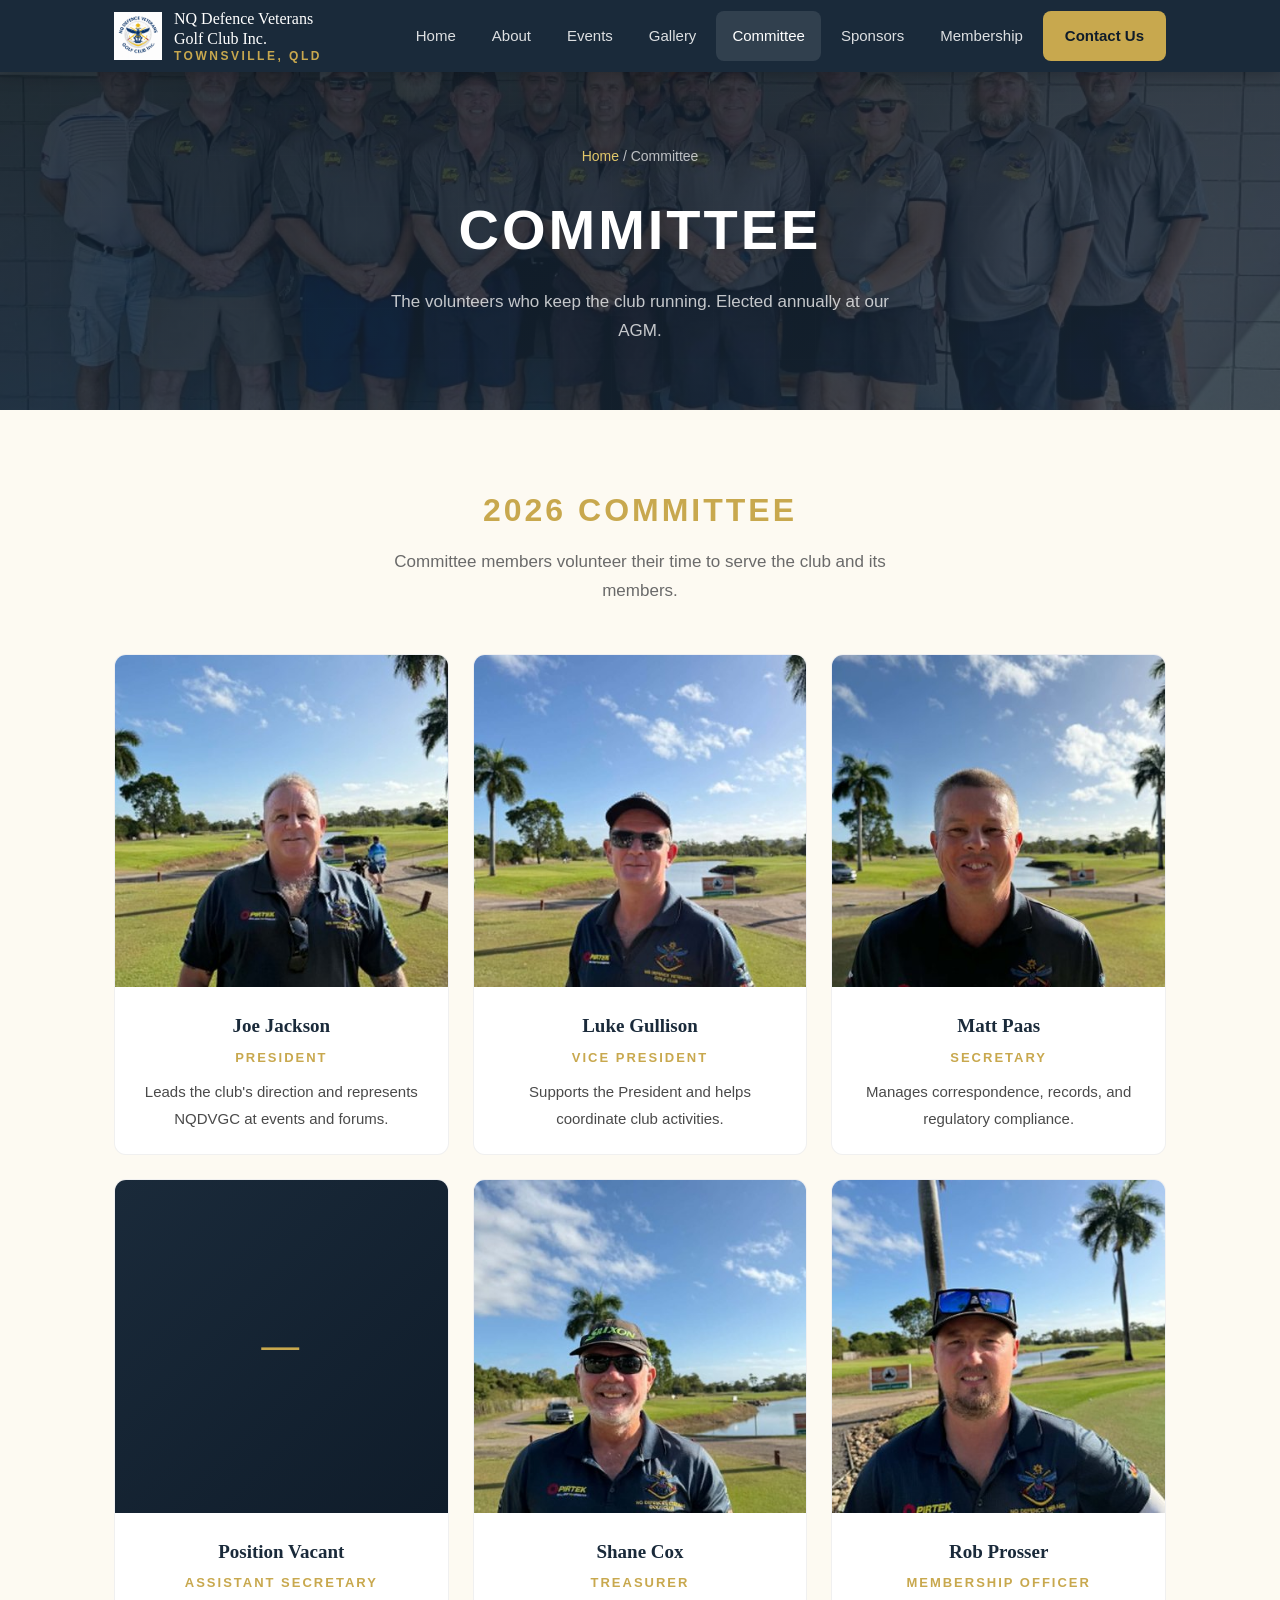
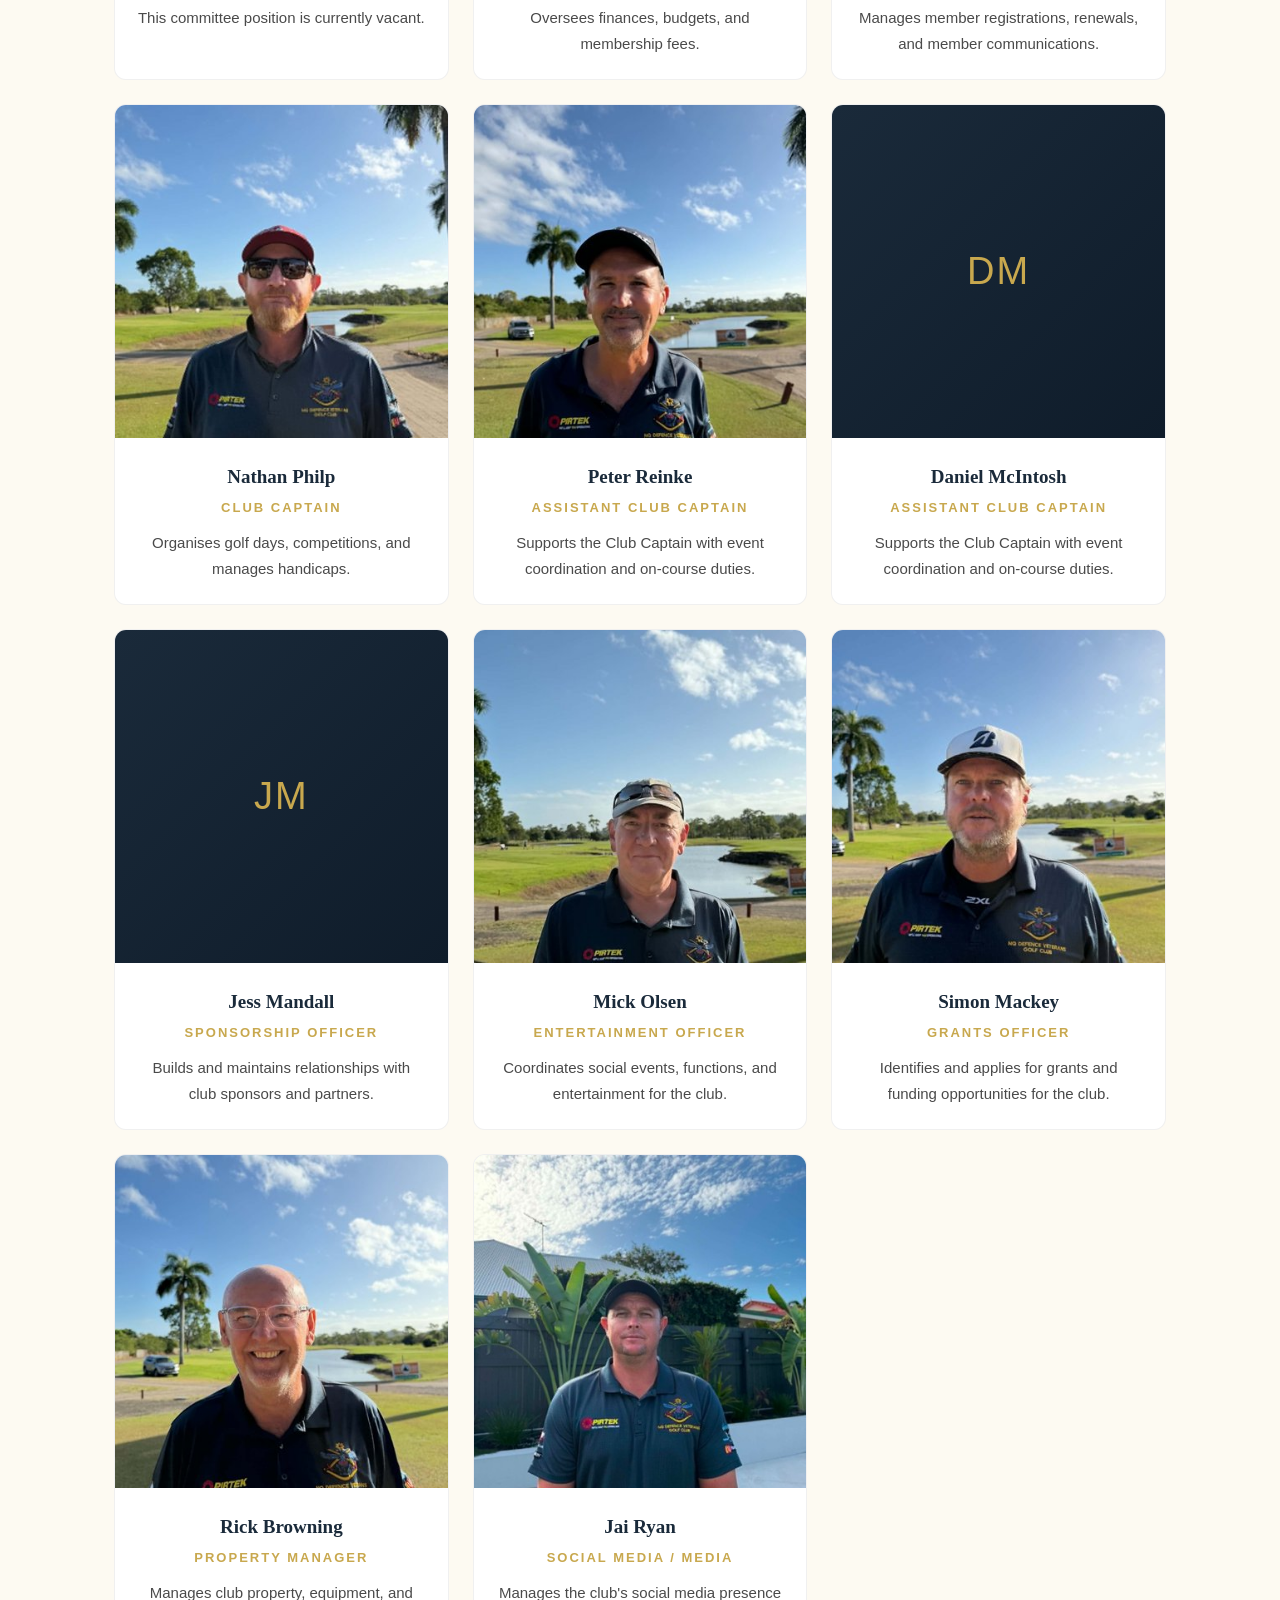
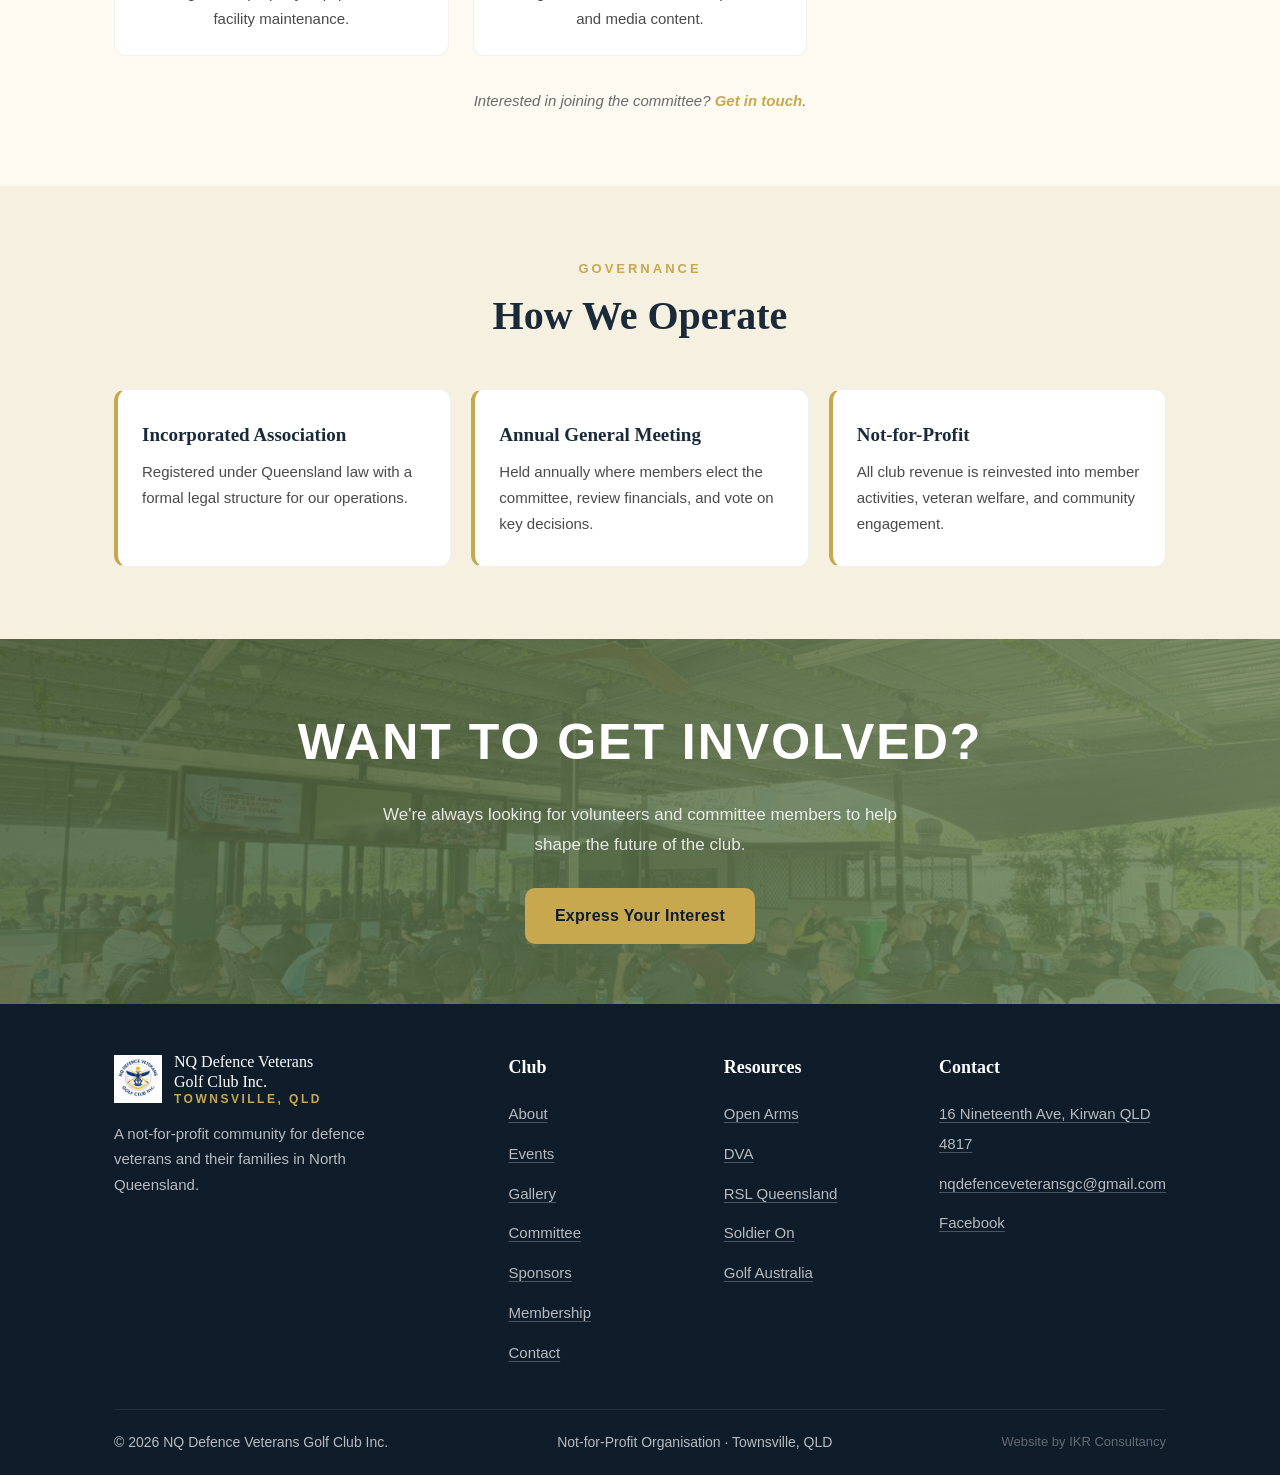
<file: committee.html>
<!DOCTYPE html>
<html lang="en">
<head>
<!-- Google tag (gtag.js) -->
<script async src="https://www.googletagmanager.com/gtag/js?id=G-F4MKYTZM62"></script>
<script>
  window.dataLayer = window.dataLayer || [];
  function gtag(){dataLayer.push(arguments);}
  gtag('js', new Date());
  gtag('config', 'G-F4MKYTZM62');
</script>
<meta charset="UTF-8">
<meta name="viewport" content="width=device-width, initial-scale=1.0">
<meta http-equiv="X-Content-Type-Options" content="nosniff">
<meta http-equiv="Referrer-Policy" content="strict-origin-when-cross-origin">
<meta http-equiv="Permissions-Policy" content="camera=(), microphone=(), geolocation=()">
<meta http-equiv="Content-Security-Policy" content="default-src 'self'; script-src 'self' https://www.googletagmanager.com https://www.google-analytics.com 'unsafe-inline'; style-src 'self' https://fonts.googleapis.com 'unsafe-inline'; font-src https://fonts.gstatic.com; img-src 'self' data: https:; connect-src 'self' https://api.web3forms.com https://formsubmit.co https://www.google-analytics.com https://region1.google-analytics.com https://www.googletagmanager.com; base-uri 'self'; form-action 'self'">
<title>Committee | NQ Defence Veterans Golf Club Inc.</title>
<meta name="description" content="Meet the 2026 committee of NQ Defence Veterans Golf Club Inc., Townsville. Our volunteer leaders running the club.">
<meta name="keywords" content="NQDVGC committee, veterans golf club committee Townsville, golf club leadership">
<link rel="canonical" href="https://nqdefenceveteransgolf.com.au/committee.html">
<meta property="og:type" content="website">
<meta property="og:title" content="Committee | NQ Defence Veterans Golf Club Inc.">
<meta property="og:description" content="Meet the volunteers who keep NQ Defence Veterans Golf Club running.">
<meta property="og:image" content="https://nqdefenceveteransgolf.com.au/images/group-photo.png">
<meta name="twitter:card" content="summary_large_image">
<link rel="preconnect" href="https://fonts.googleapis.com">
<link href="https://fonts.googleapis.com/css2?family=Marcellus&family=Source+Sans+3:wght@300;400;500;600;700&family=Bebas+Neue&display=swap" rel="stylesheet">
<meta name="theme-color" content="#1a2744">
<meta name="msapplication-TileColor" content="#1a2744">
<meta name="msapplication-TileImage" content="https://nqdefenceveteransgolf.com.au/icon-192.png">
<link rel="icon" type="image/png" sizes="16x16" href="https://nqdefenceveteransgolf.com.au/favicon-16.png">
<link rel="icon" type="image/png" sizes="32x32" href="https://nqdefenceveteransgolf.com.au/favicon-32.png">
<link rel="icon" type="image/png" sizes="48x48" href="https://nqdefenceveteransgolf.com.au/favicon-48.png">
<link rel="icon" type="image/png" sizes="96x96" href="https://nqdefenceveteransgolf.com.au/icon-96.png">
<link rel="icon" type="image/png" sizes="192x192" href="https://nqdefenceveteransgolf.com.au/icon-192.png">
<link rel="icon" href="https://nqdefenceveteransgolf.com.au/favicon.ico" sizes="any">
<link rel="apple-touch-icon" sizes="180x180" href="https://nqdefenceveteransgolf.com.au/apple-touch-icon.png">
<link rel="manifest" href="https://nqdefenceveteransgolf.com.au/site.webmanifest">
<link rel="stylesheet" href="css/styles.css">
<noscript><style>.reveal{opacity:1!important;transform:none!important;}</style></noscript>
</head>
<body>

<a href="#main" class="skip-link">Skip to content</a>

<nav class="navbar">
  <div class="container">
    <a href="index.html" class="logo">
      <div class="logo-mark"><img loading="lazy" src="images/logo.png" alt="NQDVGC Logo"></div>
      <div class="logo-name">NQ Defence Veterans<br>Golf Club Inc.<small>Townsville, QLD</small></div>
    </a>
    <button class="hamburger" id="menuBtn" aria-label="Menu" aria-expanded="false">
      <span></span><span></span><span></span>
    </button>
    <ul class="nav-links" id="navLinks">
      <li><a href="index.html">Home</a></li>
      <li><a href="about.html">About</a></li>
      <li><a href="events.html">Events</a></li>
      <li><a href="gallery.html">Gallery</a></li>
      <li><a href="committee.html" class="active">Committee</a></li>
      <li><a href="sponsors.html">Sponsors</a></li>
      <li><a href="membership.html">Membership</a></li>
      <li><a href="contact.html" class="btn-cta">Contact Us</a></li>
    </ul>
  </div>
</nav>

<section class="page-header has-bg" id="main" style="background: linear-gradient(160deg, rgba(15,28,42,0.85), rgba(26,42,58,0.8)), url('images/atherton-white.png') center/cover no-repeat;">
  <div class="container">
    <div class="breadcrumb"><a href="index.html">Home</a> / Committee</div>
    <h1>COMMITTEE</h1>
    <p>The volunteers who keep the club running. Elected annually at our AGM.</p>
  </div>
</section>

<section style="background: var(--cream); padding: var(--pad) 0;">
  <div class="container">
    <div class="sec-header reveal">
      <div class="sec-label" style="font-size: 32px; letter-spacing: 3px;">2026 Committee</div>
      <p class="sec-desc">Committee members volunteer their time to serve the club and its members.</p>
    </div>
    <div class="comm-grid">
      <div class="comm-card reveal">
        <div class="comm-photo"><img loading="lazy" src="images/committee-joe-jackson.jpg" alt="Joe Jackson"></div>
        <div class="comm-info">
          <h3>Joe Jackson</h3>
          <div class="comm-role">President</div>
          <p>Leads the club's direction and represents NQDVGC at events and forums.</p>
        </div>
      </div>
      <div class="comm-card reveal">
        <div class="comm-photo"><img loading="lazy" src="images/committee-luke-gullison.jpg" alt="Luke Gullison"></div>
        <div class="comm-info">
          <h3>Luke Gullison</h3>
          <div class="comm-role">Vice President</div>
          <p>Supports the President and helps coordinate club activities.</p>
        </div>
      </div>
      <div class="comm-card reveal">
        <div class="comm-photo"><img loading="lazy" src="images/committee-matt-paas.jpg" alt="Matt Paas"></div>
        <div class="comm-info">
          <h3>Matt Paas</h3>
          <div class="comm-role">Secretary</div>
          <p>Manages correspondence, records, and regulatory compliance.</p>
        </div>
      </div>
      <div class="comm-card reveal">
        <div class="comm-photo" aria-hidden="true">—</div>
        <div class="comm-info">
          <h3>Position Vacant</h3>
          <div class="comm-role">Assistant Secretary</div>
          <p>This committee position is currently vacant.</p>
        </div>
      </div>
      <div class="comm-card reveal">
        <div class="comm-photo"><img loading="lazy" src="images/committee-shane-cox.jpg" alt="Shane Cox"></div>
        <div class="comm-info">
          <h3>Shane Cox</h3>
          <div class="comm-role">Treasurer</div>
          <p>Oversees finances, budgets, and membership fees.</p>
        </div>
      </div>
      <div class="comm-card reveal">
        <div class="comm-photo"><img loading="lazy" src="images/committee-rob-prosser.jpg" alt="Rob Prosser"></div>
        <div class="comm-info">
          <h3>Rob Prosser</h3>
          <div class="comm-role">Membership Officer</div>
          <p>Manages member registrations, renewals, and member communications.</p>
        </div>
      </div>
      <div class="comm-card reveal">
        <div class="comm-photo"><img loading="lazy" src="images/committee-nathan-philp.jpg" alt="Nathan Philp"></div>
        <div class="comm-info">
          <h3>Nathan Philp</h3>
          <div class="comm-role">Club Captain</div>
          <p>Organises golf days, competitions, and manages handicaps.</p>
        </div>
      </div>
      <div class="comm-card reveal">
        <div class="comm-photo"><img loading="lazy" src="images/committee-peter-reinke.jpg" alt="Peter Reinke"></div>
        <div class="comm-info">
          <h3>Peter Reinke</h3>
          <div class="comm-role">Assistant Club Captain</div>
          <p>Supports the Club Captain with event coordination and on-course duties.</p>
        </div>
      </div>
      <div class="comm-card reveal">
        <div class="comm-photo">DM</div>
        <div class="comm-info">
          <h3>Daniel McIntosh</h3>
          <div class="comm-role">Assistant Club Captain</div>
          <p>Supports the Club Captain with event coordination and on-course duties.</p>
        </div>
      </div>
      <div class="comm-card reveal">
        <div class="comm-photo">JM</div>
        <div class="comm-info">
          <h3>Jess Mandall</h3>
          <div class="comm-role">Sponsorship Officer</div>
          <p>Builds and maintains relationships with club sponsors and partners.</p>
        </div>
      </div>
      <div class="comm-card reveal">
        <div class="comm-photo"><img loading="lazy" src="images/committee-mick-olsen.jpg" alt="Mick Olsen"></div>
        <div class="comm-info">
          <h3>Mick Olsen</h3>
          <div class="comm-role">Entertainment Officer</div>
          <p>Coordinates social events, functions, and entertainment for the club.</p>
        </div>
      </div>
      <div class="comm-card reveal">
        <div class="comm-photo"><img loading="lazy" src="images/committee-simon-mackey.jpg" alt="Simon Mackey"></div>
        <div class="comm-info">
          <h3>Simon Mackey</h3>
          <div class="comm-role">Grants Officer</div>
          <p>Identifies and applies for grants and funding opportunities for the club.</p>
        </div>
      </div>
      <div class="comm-card reveal">
        <div class="comm-photo"><img loading="lazy" src="images/committee-rick-browning.jpg" alt="Rick Browning"></div>
        <div class="comm-info">
          <h3>Rick Browning</h3>
          <div class="comm-role">Property Manager</div>
          <p>Manages club property, equipment, and facility maintenance.</p>
        </div>
      </div>
      <div class="comm-card reveal">
        <div class="comm-photo"><img loading="lazy" src="images/committee-jai.jpg" alt="Jai Ryan"></div>
        <div class="comm-info">
          <h3>Jai Ryan</h3>
          <div class="comm-role">Social Media / Media</div>
          <p>Manages the club's social media presence and media content.</p>
        </div>
      </div>
    </div>
    <p class="note reveal">Interested in joining the committee? <a href="contact.html">Get in touch</a>.</p>
  </div>
</section>

<!-- Governance -->
<section class="whatwedo">
  <div class="container">
    <div class="sec-header reveal">
      <div class="sec-label">Governance</div>
      <h2 class="sec-title">How We Operate</h2>
    </div>
    <div class="values-grid">
      <div class="value-card reveal">
        <h4>Incorporated Association</h4>
        <p>Registered under Queensland law with a formal legal structure for our operations.</p>
      </div>
      <div class="value-card reveal">
        <h4>Annual General Meeting</h4>
        <p>Held annually where members elect the committee, review financials, and vote on key decisions.</p>
      </div>
      <div class="value-card reveal">
        <h4>Not-for-Profit</h4>
        <p>All club revenue is reinvested into member activities, veteran welfare, and community engagement.</p>
      </div>
    </div>
  </div>
</section>

<section class="cta-banner">
  <div class="container">
    <h2>WANT TO GET INVOLVED?</h2>
    <p>We're always looking for volunteers and committee members to help shape the future of the club.</p>
    <a href="contact.html" class="btn btn-gold">Express Your Interest</a>
  </div>
</section>

<footer class="footer">
  <div class="container">
    <div class="footer-inner">
      <div class="footer-brand">
        <a href="index.html" class="logo">
          <div class="logo-mark"><img loading="lazy" src="images/logo.png" alt="NQDVGC Logo"></div>
          <div class="logo-name">NQ Defence Veterans<br>Golf Club Inc.<small>Townsville, QLD</small></div>
        </a>
        <p>A not-for-profit community for defence veterans and their families in North Queensland.</p>
      </div>
      <div>
        <h4>Club</h4>
        <ul>
          <li><a href="about.html">About</a></li>
          <li><a href="events.html">Events</a></li>
          <li><a href="gallery.html">Gallery</a></li>
          <li><a href="committee.html">Committee</a></li>
          <li><a href="sponsors.html">Sponsors</a></li>
          <li><a href="membership.html">Membership</a></li>
          <li><a href="contact.html">Contact</a></li>
        </ul>
      </div>
      <div>
        <h4>Resources</h4>
        <ul>
          <li><a href="https://www.openarms.gov.au" target="_blank" rel="noopener">Open Arms</a></li>
          <li><a href="https://www.dva.gov.au" target="_blank" rel="noopener">DVA</a></li>
          <li><a href="https://www.rslqld.org" target="_blank" rel="noopener">RSL Queensland</a></li>
          <li><a href="https://www.soldieron.org.au" target="_blank" rel="noopener">Soldier On</a></li>
          <li><a href="https://www.golf.org.au" target="_blank" rel="noopener">Golf Australia</a></li>
        </ul>
      </div>
      <div>
        <h4>Contact</h4>
        <ul>
          <li><a href="https://maps.google.com/?q=16+Nineteenth+Avenue+Kirwan+QLD+4817" target="_blank" rel="noopener">16 Nineteenth Ave, Kirwan QLD 4817</a></li>
          <li><a href="mailto:nqdefenceveteransgc@gmail.com">nqdefenceveteransgc@gmail.com</a></li>
          <li><a href="https://www.facebook.com/groups/980650744252783" target="_blank" rel="noopener">Facebook</a></li>
        </ul>
      </div>
    </div>
    <div class="footer-bottom">
      <span>&copy; 2026 NQ Defence Veterans Golf Club Inc.</span>
      <span>Not-for-Profit Organisation &middot; Townsville, QLD</span>
      <span class="site-credit">Website by IKR Consultancy</span>
    </div>
  </div>
</footer>

<script src="js/main.js"></script>
</body>
</html>
</file>
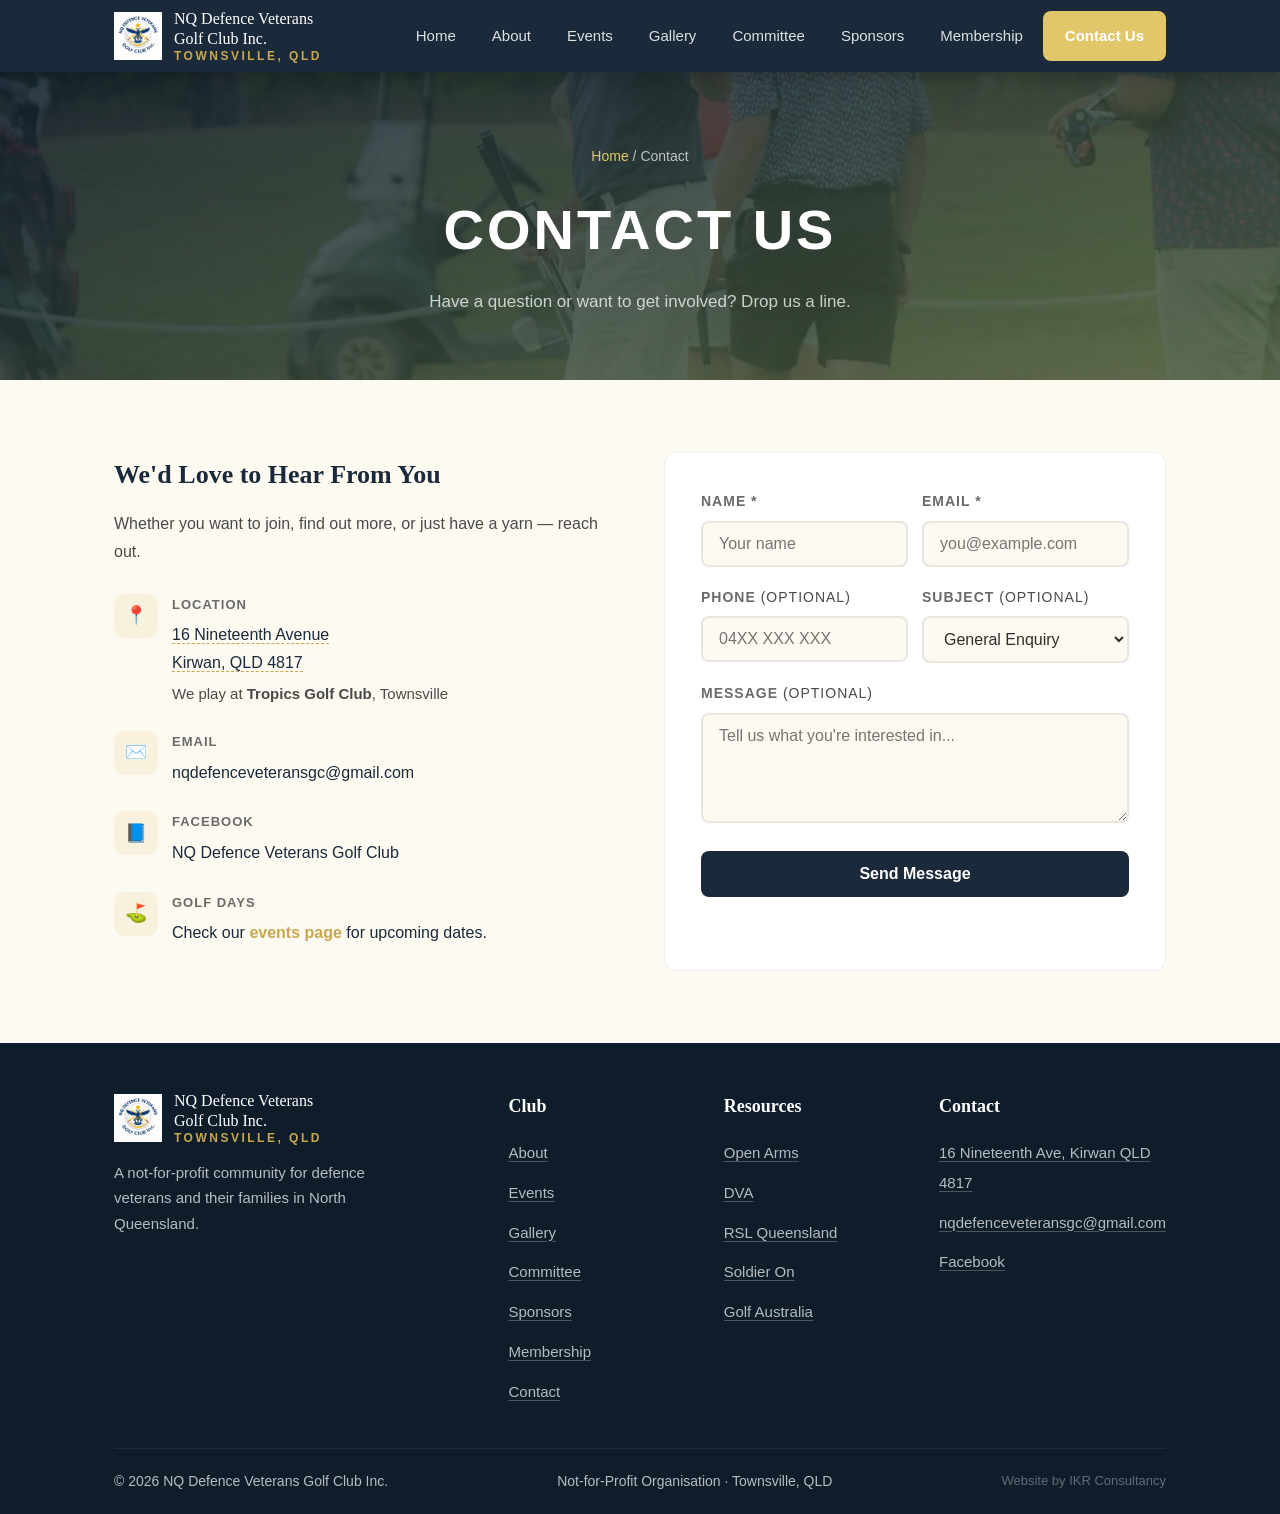
<file: contact.html>
<!DOCTYPE html>
<html lang="en">
<head>
<!-- Google tag (gtag.js) -->
<script async src="https://www.googletagmanager.com/gtag/js?id=G-F4MKYTZM62"></script>
<script>
  window.dataLayer = window.dataLayer || [];
  function gtag(){dataLayer.push(arguments);}
  gtag('js', new Date());
  gtag('config', 'G-F4MKYTZM62');
</script>
<meta charset="UTF-8">
<meta name="viewport" content="width=device-width, initial-scale=1.0">
<meta http-equiv="X-Content-Type-Options" content="nosniff">
<meta http-equiv="Referrer-Policy" content="strict-origin-when-cross-origin">
<meta http-equiv="Permissions-Policy" content="camera=(), microphone=(), geolocation=()">
<meta http-equiv="Content-Security-Policy" content="default-src 'self'; script-src 'self' https://www.googletagmanager.com https://www.google-analytics.com 'unsafe-inline'; style-src 'self' https://fonts.googleapis.com 'unsafe-inline'; font-src https://fonts.gstatic.com; img-src 'self' data: https:; connect-src 'self' https://api.web3forms.com https://formsubmit.co https://www.google-analytics.com https://region1.google-analytics.com https://www.googletagmanager.com; base-uri 'self'; form-action 'self'">
<title>Contact Us | NQ Defence Veterans Golf Club Inc.</title>
<meta name="description" content="Contact NQ Defence Veterans Golf Club Inc. in Townsville — enquiries, membership, events, and sponsorship. Based at Tropics Golf Course, Kirwan.">
<meta name="keywords" content="contact NQ Defence Veterans Golf Club, veterans golf Townsville contact, NQDVGC email, golf club enquiry">
<link rel="canonical" href="https://nqdefenceveteransgolf.com.au/contact.html">
<meta property="og:type" content="website">
<meta property="og:title" content="Contact Us | NQ Defence Veterans Golf Club Inc.">
<meta property="og:description" content="Get in touch with NQ Defence Veterans Golf Club — enquiries, membership, events, and sponsorship.">
<meta property="og:image" content="https://nqdefenceveteransgolf.com.au/images/group-photo.png">
<meta name="twitter:card" content="summary_large_image">
<link rel="preconnect" href="https://fonts.googleapis.com">
<link href="https://fonts.googleapis.com/css2?family=Marcellus&family=Source+Sans+3:wght@300;400;500;600;700&family=Bebas+Neue&display=swap" rel="stylesheet">
<meta name="theme-color" content="#1a2744">
<meta name="msapplication-TileColor" content="#1a2744">
<meta name="msapplication-TileImage" content="https://nqdefenceveteransgolf.com.au/icon-192.png">
<link rel="icon" type="image/png" sizes="16x16" href="https://nqdefenceveteransgolf.com.au/favicon-16.png">
<link rel="icon" type="image/png" sizes="32x32" href="https://nqdefenceveteransgolf.com.au/favicon-32.png">
<link rel="icon" type="image/png" sizes="48x48" href="https://nqdefenceveteransgolf.com.au/favicon-48.png">
<link rel="icon" type="image/png" sizes="96x96" href="https://nqdefenceveteransgolf.com.au/icon-96.png">
<link rel="icon" type="image/png" sizes="192x192" href="https://nqdefenceveteransgolf.com.au/icon-192.png">
<link rel="icon" href="https://nqdefenceveteransgolf.com.au/favicon.ico" sizes="any">
<link rel="apple-touch-icon" sizes="180x180" href="https://nqdefenceveteransgolf.com.au/apple-touch-icon.png">
<link rel="manifest" href="https://nqdefenceveteransgolf.com.au/site.webmanifest">
<link rel="stylesheet" href="css/styles.css">
<noscript><style>.reveal{opacity:1!important;transform:none!important;}</style></noscript>
</head>
<body>

<a href="#main" class="skip-link">Skip to content</a>

<nav class="navbar">
  <div class="container">
    <a href="index.html" class="logo">
      <div class="logo-mark"><img src="images/logo.png" alt="NQDVGC Logo"></div>
      <div class="logo-name">NQ Defence Veterans<br>Golf Club Inc.<small>Townsville, QLD</small></div>
    </a>
    <button class="hamburger" id="menuBtn" aria-label="Menu" aria-expanded="false">
      <span></span><span></span><span></span>
    </button>
    <ul class="nav-links" id="navLinks">
      <li><a href="index.html">Home</a></li>
      <li><a href="about.html">About</a></li>
      <li><a href="events.html">Events</a></li>
      <li><a href="gallery.html">Gallery</a></li>
      <li><a href="committee.html">Committee</a></li>
      <li><a href="sponsors.html">Sponsors</a></li>
      <li><a href="membership.html">Membership</a></li>
      <li><a href="contact.html" class="btn-cta active">Contact Us</a></li>
    </ul>
  </div>
</nav>

<section class="page-header has-bg" id="main" style="background: linear-gradient(160deg, rgba(15,28,42,0.85), rgba(74,93,58,0.8)), url('images/ball-wave.png') center/cover no-repeat;">
  <div class="container">
    <div class="breadcrumb"><a href="index.html">Home</a> / Contact</div>
    <h1>CONTACT US</h1>
    <p>Have a question or want to get involved? Drop us a line.</p>
  </div>
</section>

<section class="contact-section">
  <div class="container">
    <div class="contact-layout reveal">
      <div class="contact-info">
        <h3>We'd Love to Hear From You</h3>
        <p>Whether you want to join, find out more, or just have a yarn — reach out.</p>
        <div class="c-item">
          <div class="c-icon" aria-hidden="true">📍</div>
          <div>
            <h4>Location</h4>
            <p><a href="https://maps.google.com/?q=16+Nineteenth+Avenue+Kirwan+QLD+4817" target="_blank" rel="noopener" style="color: var(--navy); text-decoration: none; border-bottom: 1px dashed var(--gold);">16 Nineteenth Avenue<br>Kirwan, QLD 4817</a></p>
            <p style="margin-top: 4px; font-size: 15px; color: var(--text-mid);">We play at <strong>Tropics Golf Club</strong>, Townsville</p>
          </div>
        </div>
        <div class="c-item">
          <div class="c-icon" aria-hidden="true">✉️</div>
          <div>
            <h4>Email</h4>
            <a href="mailto:nqdefenceveteransgc@gmail.com">nqdefenceveteransgc@gmail.com</a>
          </div>
        </div>
        <div class="c-item">
          <div class="c-icon" aria-hidden="true">📘</div>
          <div>
            <h4>Facebook</h4>
            <a href="https://www.facebook.com/groups/980650744252783" target="_blank" rel="noopener">NQ Defence Veterans Golf Club</a>
          </div>
        </div>
        <div class="c-item">
          <div class="c-icon" aria-hidden="true">⛳</div>
          <div>
            <h4>Golf Days</h4>
            <p>Check our <a href="events.html" style="color: var(--gold); font-weight: 600;">events page</a> for upcoming dates.</p>
          </div>
        </div>
      </div>
      <div class="contact-form-box">
        <form id="contactForm" method="POST">
          <div class="form-honeypot" aria-hidden="true">
            <label for="cBotcheck">Leave blank</label>
            <input type="text" name="botcheck" id="cBotcheck" tabindex="-1" autocomplete="off">
          </div>
          <div class="f-row">
            <div class="f-group">
              <label for="cName">Name *</label>
              <input type="text" id="cName" name="Name" required placeholder="Your name">
            </div>
            <div class="f-group">
              <label for="cEmail">Email *</label>
              <input type="email" id="cEmail" name="Email" required placeholder="you@example.com">
            </div>
          </div>
          <div class="f-row">
            <div class="f-group">
              <label for="cPhone">Phone <span style="font-weight:400;color:var(--text-mid);font-size:14px;">(optional)</span></label>
              <input type="tel" id="cPhone" name="Phone" placeholder="04XX XXX XXX">
            </div>
            <div class="f-group">
              <label for="cSubject">Subject <span style="font-weight:400;color:var(--text-mid);font-size:14px;">(optional)</span></label>
              <select id="cSubject" name="Subject">
                <option value="General Enquiry">General Enquiry</option>
                <option value="Joining the Club">Joining the Club</option>
                <option value="Events & Golf Days">Events & Golf Days</option>
                <option value="Sponsorship">Sponsorship</option>
                <option value="Volunteering">Volunteering</option>
                <option value="Other">Other</option>
              </select>
            </div>
          </div>
          <div class="f-group">
            <label for="cMessage">Message <span style="font-weight:400;color:var(--text-mid);font-size:14px;">(optional)</span></label>
            <textarea id="cMessage" name="Message" placeholder="Tell us what you're interested in..."></textarea>
          </div>
          <button type="submit" class="f-submit">Send Message</button>
          <div id="formMsg"></div>
        </form>
      </div>
    </div>
  </div>
</section>

<footer class="footer">
  <div class="container">
    <div class="footer-inner">
      <div class="footer-brand">
        <a href="index.html" class="logo">
          <div class="logo-mark"><img src="images/logo.png" alt="NQDVGC Logo"></div>
          <div class="logo-name">NQ Defence Veterans<br>Golf Club Inc.<small>Townsville, QLD</small></div>
        </a>
        <p>A not-for-profit community for defence veterans and their families in North Queensland.</p>
      </div>
      <div>
        <h4>Club</h4>
        <ul>
          <li><a href="about.html">About</a></li>
          <li><a href="events.html">Events</a></li>
          <li><a href="gallery.html">Gallery</a></li>
          <li><a href="committee.html">Committee</a></li>
          <li><a href="sponsors.html">Sponsors</a></li>
          <li><a href="membership.html">Membership</a></li>
          <li><a href="contact.html">Contact</a></li>
        </ul>
      </div>
      <div>
        <h4>Resources</h4>
        <ul>
          <li><a href="https://www.openarms.gov.au" target="_blank" rel="noopener">Open Arms</a></li>
          <li><a href="https://www.dva.gov.au" target="_blank" rel="noopener">DVA</a></li>
          <li><a href="https://www.rslqld.org" target="_blank" rel="noopener">RSL Queensland</a></li>
          <li><a href="https://www.soldieron.org.au" target="_blank" rel="noopener">Soldier On</a></li>
          <li><a href="https://www.golf.org.au" target="_blank" rel="noopener">Golf Australia</a></li>
        </ul>
      </div>
      <div>
        <h4>Contact</h4>
        <ul>
          <li><a href="https://maps.google.com/?q=16+Nineteenth+Avenue+Kirwan+QLD+4817" target="_blank" rel="noopener">16 Nineteenth Ave, Kirwan QLD 4817</a></li>
          <li><a href="mailto:nqdefenceveteransgc@gmail.com">nqdefenceveteransgc@gmail.com</a></li>
          <li><a href="https://www.facebook.com/groups/980650744252783" target="_blank" rel="noopener">Facebook</a></li>
        </ul>
      </div>
    </div>
    <div class="footer-bottom">
      <span>&copy; 2026 NQ Defence Veterans Golf Club Inc.</span>
      <span>Not-for-Profit Organisation &middot; Townsville, QLD</span>
      <span class="site-credit">Website by IKR Consultancy</span>
    </div>
  </div>
</footer>

<script src="js/main.js"></script>
</body>
</html>
</file>
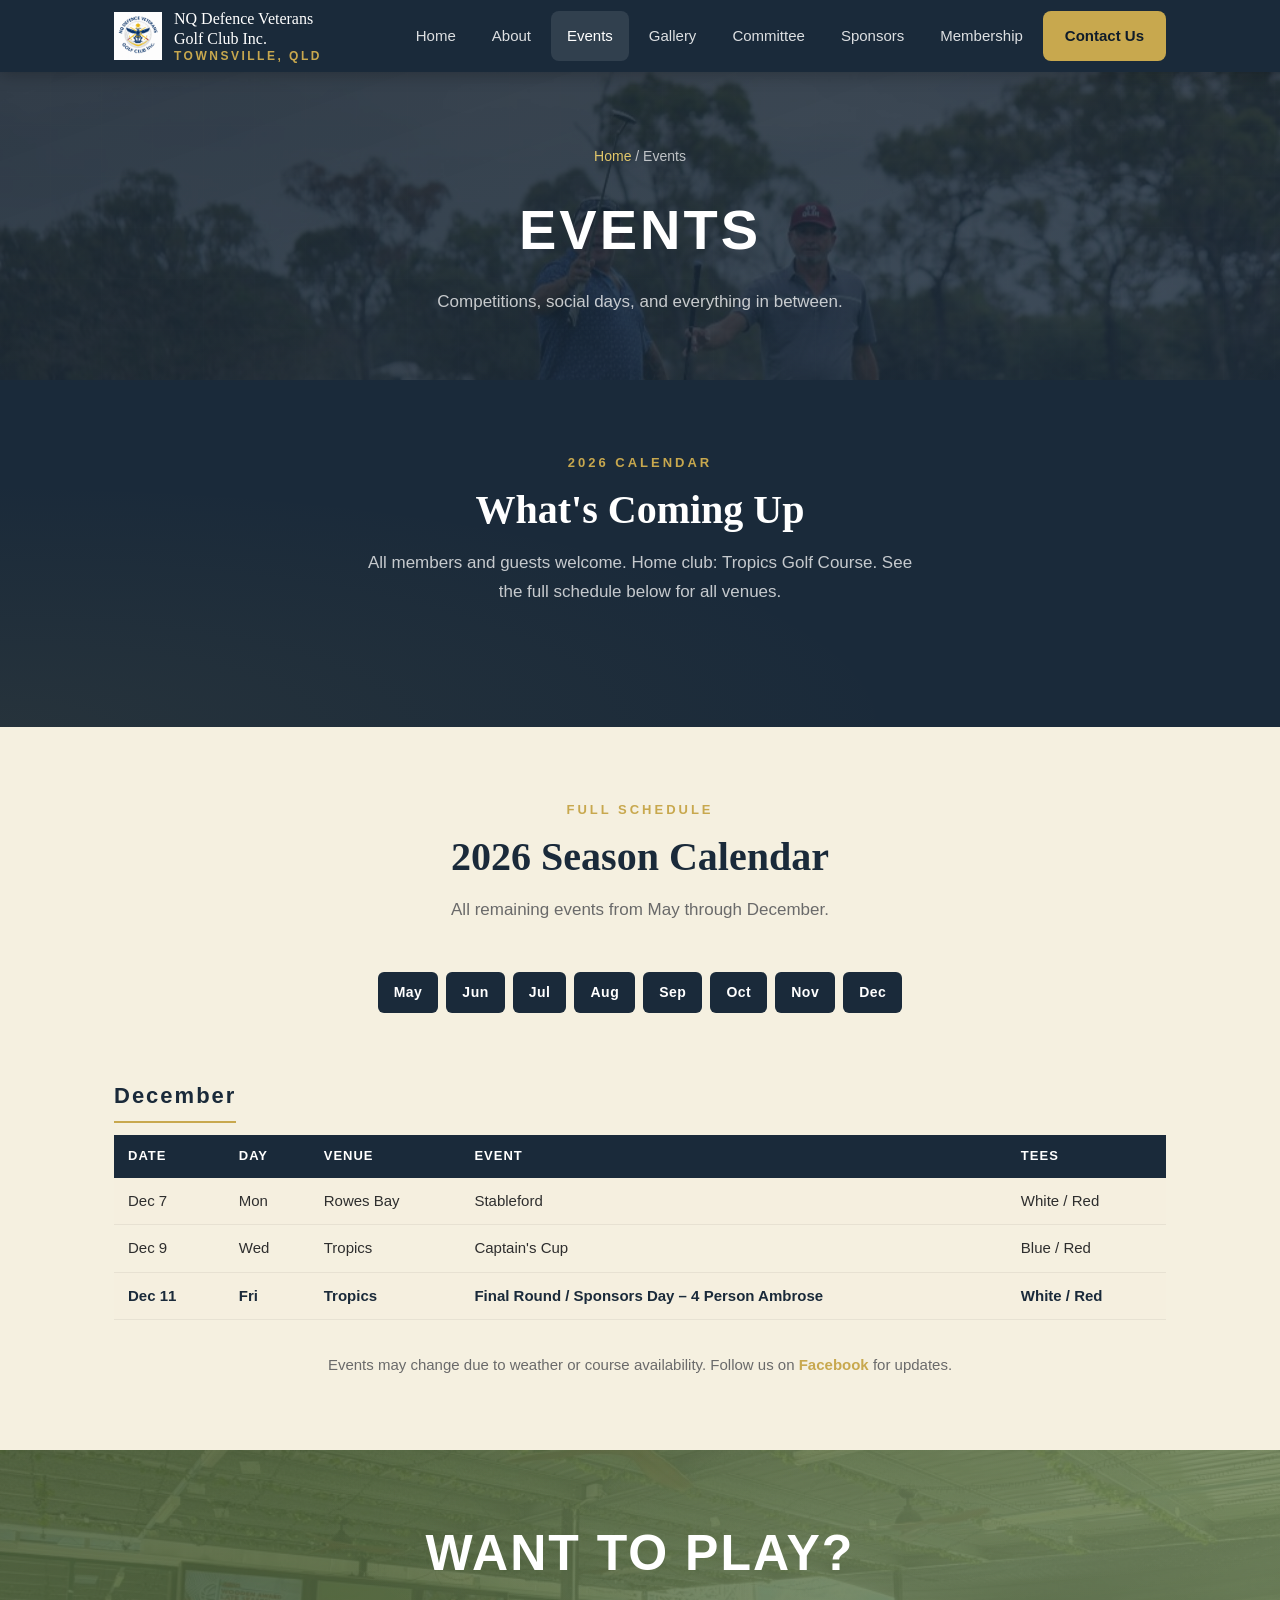
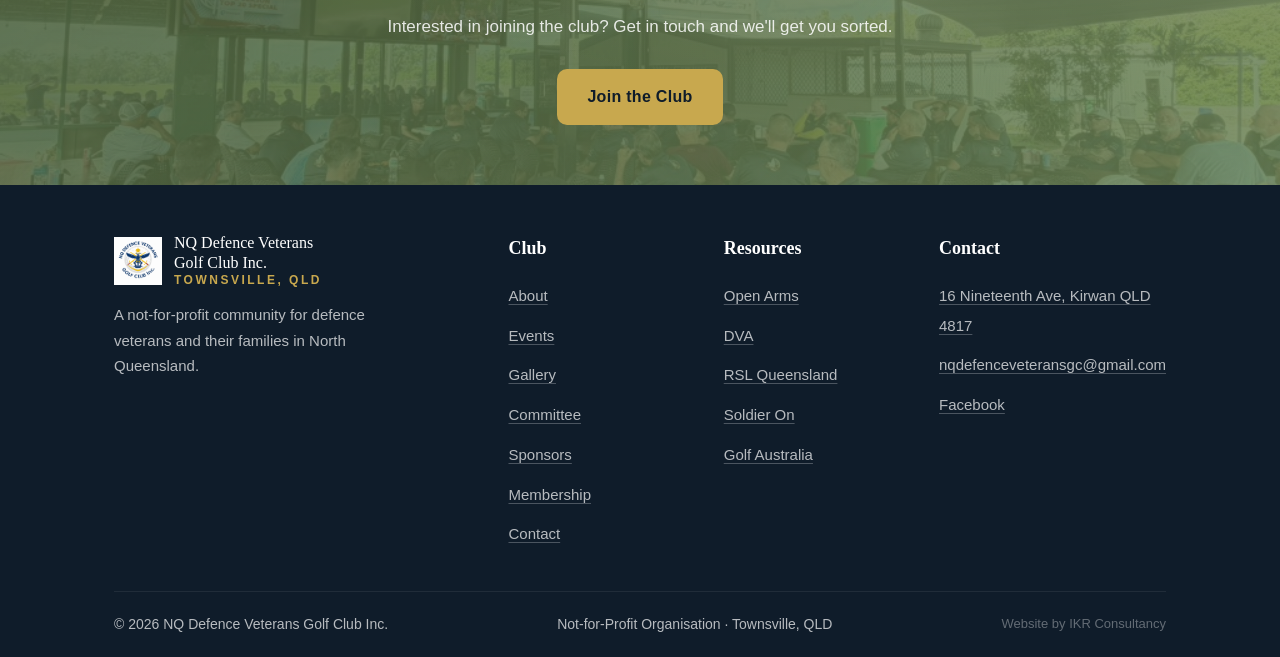
<file: events.html>
<!DOCTYPE html>
<html lang="en">
<head>
<!-- Google tag (gtag.js) -->
<script async src="https://www.googletagmanager.com/gtag/js?id=G-F4MKYTZM62"></script>
<script>
  window.dataLayer = window.dataLayer || [];
  function gtag(){dataLayer.push(arguments);}
  gtag('js', new Date());
  gtag('config', 'G-F4MKYTZM62');
</script>
<meta charset="UTF-8">
<meta name="viewport" content="width=device-width, initial-scale=1.0">
<meta http-equiv="X-Content-Type-Options" content="nosniff">
<meta http-equiv="Referrer-Policy" content="strict-origin-when-cross-origin">
<meta http-equiv="Permissions-Policy" content="camera=(), microphone=(), geolocation=()">
<meta http-equiv="Content-Security-Policy" content="default-src 'self'; script-src 'self' https://www.googletagmanager.com https://www.google-analytics.com 'unsafe-inline'; style-src 'self' https://fonts.googleapis.com 'unsafe-inline'; font-src https://fonts.gstatic.com; img-src 'self' data: https:; connect-src 'self' https://api.web3forms.com https://formsubmit.co https://www.google-analytics.com https://region1.google-analytics.com https://www.googletagmanager.com; base-uri 'self'; form-action 'self'">
<title>Events | NQ Defence Veterans Golf Club Inc.</title>
<meta name="description" content="Upcoming golf events, competitions and social days at NQ Defence Veterans Golf Club Inc., Townsville. Weekly Wednesday golf at Tropics Golf Course.">
<meta name="keywords" content="veterans golf events Townsville, golf competitions, Tropics Golf Course, NQDVGC events, defence veterans golf days">
<link rel="canonical" href="https://nqdefenceveteransgolf.com.au/events.html">
<meta property="og:type" content="website">
<meta property="og:title" content="Events | NQ Defence Veterans Golf Club Inc.">
<meta property="og:description" content="Upcoming golf competitions, social days, and club events in Townsville and North Queensland.">
<meta property="og:image" content="https://nqdefenceveteransgolf.com.au/images/fairway-mates.png">
<meta name="twitter:card" content="summary_large_image">
<link rel="preconnect" href="https://fonts.googleapis.com">
<link href="https://fonts.googleapis.com/css2?family=Marcellus&family=Source+Sans+3:wght@300;400;500;600;700&family=Bebas+Neue&display=swap" rel="stylesheet">
<meta name="theme-color" content="#1a2744">
<meta name="msapplication-TileColor" content="#1a2744">
<meta name="msapplication-TileImage" content="https://nqdefenceveteransgolf.com.au/icon-192.png">
<link rel="icon" type="image/png" sizes="16x16" href="https://nqdefenceveteransgolf.com.au/favicon-16.png">
<link rel="icon" type="image/png" sizes="32x32" href="https://nqdefenceveteransgolf.com.au/favicon-32.png">
<link rel="icon" type="image/png" sizes="48x48" href="https://nqdefenceveteransgolf.com.au/favicon-48.png">
<link rel="icon" type="image/png" sizes="96x96" href="https://nqdefenceveteransgolf.com.au/icon-96.png">
<link rel="icon" type="image/png" sizes="192x192" href="https://nqdefenceveteransgolf.com.au/icon-192.png">
<link rel="icon" href="https://nqdefenceveteransgolf.com.au/favicon.ico" sizes="any">
<link rel="apple-touch-icon" sizes="180x180" href="https://nqdefenceveteransgolf.com.au/apple-touch-icon.png">
<link rel="manifest" href="https://nqdefenceveteransgolf.com.au/site.webmanifest">
<link rel="stylesheet" href="css/styles.css">
<noscript><style>.reveal{opacity:1!important;transform:none!important;}</style></noscript>
</head>
<body>

<a href="#main" class="skip-link">Skip to content</a>

<nav class="navbar">
  <div class="container">
    <a href="index.html" class="logo">
      <div class="logo-mark"><img src="images/logo.png" alt="NQDVGC Logo"></div>
      <div class="logo-name">NQ Defence Veterans<br>Golf Club Inc.<small>Townsville, QLD</small></div>
    </a>
    <button class="hamburger" id="menuBtn" aria-label="Menu" aria-expanded="false">
      <span></span><span></span><span></span>
    </button>
    <ul class="nav-links" id="navLinks">
      <li><a href="index.html">Home</a></li>
      <li><a href="about.html">About</a></li>
      <li><a href="events.html" class="active">Events</a></li>
      <li><a href="gallery.html">Gallery</a></li>
      <li><a href="committee.html">Committee</a></li>
      <li><a href="sponsors.html">Sponsors</a></li>
      <li><a href="membership.html">Membership</a></li>
      <li><a href="contact.html" class="btn-cta">Contact Us</a></li>
    </ul>
  </div>
</nav>

<section class="page-header has-bg" id="main" style="background: linear-gradient(160deg, rgba(15,28,42,0.85), rgba(26,42,58,0.8)), url('images/fairway-mates.png') center/cover no-repeat;">
  <div class="container">
    <div class="breadcrumb"><a href="index.html">Home</a> / Events</div>
    <h1>EVENTS</h1>
    <p>Competitions, social days, and everything in between.</p>
  </div>
</section>

<section class="events">
  <div class="container">
    <div class="sec-header reveal">
      <div class="sec-label">2026 Calendar</div>
      <h2 class="sec-title">What's Coming Up</h2>
      <p class="sec-desc">All members and guests welcome. Home club: Tropics Golf Course. See the full schedule below for all venues.</p>
    </div>
    <div class="events-list">
      <div class="ev-card reveal" data-date="2026-04-29">
        <div class="ev-date">
          <div class="ev-day">29</div>
          <div class="ev-month">Apr</div>
        </div>
        <div class="ev-body">
          <span class="ev-tag ev-tag-comp">Competition</span>
          <h3>Captain's Cup + Match Play R5</h3>
          <p>Captain's Cup competition day with Match Play Round 5. Blue / Red tees.</p>
          <div class="ev-meta">
            <span><span aria-hidden="true">📍</span> Tropics Golf Course</span>
            <span><span aria-hidden="true">⏰</span> Wednesday</span>
          </div>
          <div class="ev-actions">
            <a href="https://www.facebook.com/events/1279387316908360" class="ev-fb" target="_blank" rel="noopener">
              <svg viewBox="0 0 24 24"><path d="M24 12.073c0-6.627-5.373-12-12-12s-12 5.373-12 12c0 5.99 4.388 10.954 10.125 11.854v-8.385H7.078v-3.47h3.047V9.43c0-3.007 1.792-4.669 4.533-4.669 1.312 0 2.686.235 2.686.235v2.953H15.83c-1.491 0-1.956.925-1.956 1.874v2.25h3.328l-.532 3.47h-2.796v8.385C19.612 23.027 24 18.062 24 12.073z"/></svg>
              RSVP on Facebook
            </a>
            <button class="ev-register" data-event="Captain's Cup + Match Play R5 — 29 Apr">Register Without Facebook</button>
          </div>
          <p class="ev-disclaimer">*Event format may change*</p>
        </div>
      </div>
      <div class="ev-card reveal" data-date="2026-05-06">
        <div class="ev-date">
          <div class="ev-day">06</div>
          <div class="ev-month">May</div>
        </div>
        <div class="ev-body">
          <span class="ev-tag ev-tag-comp">Competition</span>
          <h3>Stableford</h3>
          <p>Individual Stableford competition. Yellow / Red tees.</p>
          <div class="ev-meta">
            <span><span aria-hidden="true">📍</span> Tropics Golf Course</span>
            <span><span aria-hidden="true">⏰</span> Wednesday</span>
          </div>
          <div class="ev-actions">
            <a href="https://www.facebook.com/events/1988072145211493/" class="ev-fb" target="_blank" rel="noopener">
              <svg viewBox="0 0 24 24"><path d="M24 12.073c0-6.627-5.373-12-12-12s-12 5.373-12 12c0 5.99 4.388 10.954 10.125 11.854v-8.385H7.078v-3.47h3.047V9.43c0-3.007 1.792-4.669 4.533-4.669 1.312 0 2.686.235 2.686.235v2.953H15.83c-1.491 0-1.956.925-1.956 1.874v2.25h3.328l-.532 3.47h-2.796v8.385C19.612 23.027 24 18.062 24 12.073z"/></svg>
              RSVP on Facebook
            </a>
            <button class="ev-register" data-event="Stableford — 6 May">Register Without Facebook</button>
          </div>
          <p class="ev-disclaimer">*Event format may change*</p>
        </div>
      </div>
      <div class="ev-card reveal" data-date="2026-05-13">
        <div class="ev-date">
          <div class="ev-day">13</div>
          <div class="ev-month">May</div>
        </div>
        <div class="ev-body">
          <span class="ev-tag ev-tag-social">Team</span>
          <h3>2 Person Ambrose</h3>
          <p>Two-person Ambrose team event. White / Red tees. Tee times required from 9:00am due to double cuts prior to Pro-Am.</p>
          <div class="ev-meta">
            <span><span aria-hidden="true">📍</span> Tropics Golf Course</span>
            <span><span aria-hidden="true">⏰</span> Wednesday</span>
          </div>
          <div class="ev-actions">
            <a href="https://www.facebook.com/events/834175992519582/" class="ev-fb" target="_blank" rel="noopener">
              <svg viewBox="0 0 24 24"><path d="M24 12.073c0-6.627-5.373-12-12-12s-12 5.373-12 12c0 5.99 4.388 10.954 10.125 11.854v-8.385H7.078v-3.47h3.047V9.43c0-3.007 1.792-4.669 4.533-4.669 1.312 0 2.686.235 2.686.235v2.953H15.83c-1.491 0-1.956.925-1.956 1.874v2.25h3.328l-.532 3.47h-2.796v8.385C19.612 23.027 24 18.062 24 12.073z"/></svg>
              RSVP on Facebook
            </a>
            <button class="ev-register" data-event="2 Person Ambrose — 13 May">Register Without Facebook</button>
          </div>
          <p class="ev-disclaimer">*Event format may change*</p>
        </div>
      </div>
      <div class="ev-card reveal" data-date="2026-05-20">
        <div class="ev-date">
          <div class="ev-day">20</div>
          <div class="ev-month">May</div>
        </div>
        <div class="ev-body">
          <span class="ev-tag ev-tag-comp">Competition</span>
          <h3>Par</h3>
          <p>Par competition. White / Red tees.</p>
          <div class="ev-meta">
            <span><span aria-hidden="true">📍</span> Tropics Golf Course</span>
            <span><span aria-hidden="true">⏰</span> Wednesday</span>
          </div>
          <div class="ev-actions">
            <a href="https://www.facebook.com/events/2062768914667646/" class="ev-fb" target="_blank" rel="noopener">
              <svg viewBox="0 0 24 24"><path d="M24 12.073c0-6.627-5.373-12-12-12s-12 5.373-12 12c0 5.99 4.388 10.954 10.125 11.854v-8.385H7.078v-3.47h3.047V9.43c0-3.007 1.792-4.669 4.533-4.669 1.312 0 2.686.235 2.686.235v2.953H15.83c-1.491 0-1.956.925-1.956 1.874v2.25h3.328l-.532 3.47h-2.796v8.385C19.612 23.027 24 18.062 24 12.073z"/></svg>
              RSVP on Facebook
            </a>
            <button class="ev-register" data-event="Par — 20 May">Register Without Facebook</button>
          </div>
          <p class="ev-disclaimer">*Event format may change*</p>
        </div>
      </div>
      <div class="ev-card reveal" data-date="2026-05-27">
        <div class="ev-date">
          <div class="ev-day">27</div>
          <div class="ev-month">May</div>
        </div>
        <div class="ev-body">
          <span class="ev-tag ev-tag-comp">Competition</span>
          <h3>Captain's Cup Stroke</h3>
          <p>Captain's Cup Stroke competition. White / Red tees.</p>
          <div class="ev-meta">
            <span><span aria-hidden="true">📍</span> Tropics Golf Course</span>
            <span><span aria-hidden="true">⏰</span> Wednesday</span>
          </div>
          <div class="ev-actions">
            <a href="https://www.facebook.com/groups/980650744252783" class="ev-fb" target="_blank" rel="noopener">
              <svg viewBox="0 0 24 24"><path d="M24 12.073c0-6.627-5.373-12-12-12s-12 5.373-12 12c0 5.99 4.388 10.954 10.125 11.854v-8.385H7.078v-3.47h3.047V9.43c0-3.007 1.792-4.669 4.533-4.669 1.312 0 2.686.235 2.686.235v2.953H15.83c-1.491 0-1.956.925-1.956 1.874v2.25h3.328l-.532 3.47h-2.796v8.385C19.612 23.027 24 18.062 24 12.073z"/></svg>
              RSVP on Facebook
            </a>
            <button class="ev-register" data-event="Captain's Cup Stroke — 27 May">Register Without Facebook</button>
          </div>
          <p class="ev-disclaimer">*Event format may change*</p>
        </div>
      </div>
      <div class="ev-card reveal" data-date="2026-06-03">
        <div class="ev-date">
          <div class="ev-day">03</div>
          <div class="ev-month">Jun</div>
        </div>
        <div class="ev-body">
          <span class="ev-tag ev-tag-comp">Competition</span>
          <h3>Stableford</h3>
          <p>Individual Stableford competition. White / Red tees.</p>
          <div class="ev-meta">
            <span><span aria-hidden="true">📍</span> Tropics Golf Course</span>
            <span><span aria-hidden="true">⏰</span> Wednesday</span>
          </div>
          <div class="ev-actions">
            <a href="https://www.facebook.com/events/26547972844870777/" class="ev-fb" target="_blank" rel="noopener">
              <svg viewBox="0 0 24 24"><path d="M24 12.073c0-6.627-5.373-12-12-12s-12 5.373-12 12c0 5.99 4.388 10.954 10.125 11.854v-8.385H7.078v-3.47h3.047V9.43c0-3.007 1.792-4.669 4.533-4.669 1.312 0 2.686.235 2.686.235v2.953H15.83c-1.491 0-1.956.925-1.956 1.874v2.25h3.328l-.532 3.47h-2.796v8.385C19.612 23.027 24 18.062 24 12.073z"/></svg>
              RSVP on Facebook
            </a>
            <button class="ev-register" data-event="Stableford — 3 Jun">Register Without Facebook</button>
          </div>
          <p class="ev-disclaimer">*Event format may change*</p>
        </div>
      </div>
      <div class="ev-card reveal" data-date="2026-06-10">
        <div class="ev-date">
          <div class="ev-day">10</div>
          <div class="ev-month">Jun</div>
        </div>
        <div class="ev-body">
          <span class="ev-tag ev-tag-social">Team</span>
          <h3>4BBB Par – Teams Event</h3>
          <p>Four-ball best-ball Par teams event. White / Red tees.</p>
          <div class="ev-meta">
            <span><span aria-hidden="true">📍</span> Tropics Golf Course</span>
            <span><span aria-hidden="true">⏰</span> Wednesday</span>
          </div>
          <div class="ev-actions">
            <a href="https://www.facebook.com/events/1755937192056805/" class="ev-fb" target="_blank" rel="noopener">
              <svg viewBox="0 0 24 24"><path d="M24 12.073c0-6.627-5.373-12-12-12s-12 5.373-12 12c0 5.99 4.388 10.954 10.125 11.854v-8.385H7.078v-3.47h3.047V9.43c0-3.007 1.792-4.669 4.533-4.669 1.312 0 2.686.235 2.686.235v2.953H15.83c-1.491 0-1.956.925-1.956 1.874v2.25h3.328l-.532 3.47h-2.796v8.385C19.612 23.027 24 18.062 24 12.073z"/></svg>
              RSVP on Facebook
            </a>
            <button class="ev-register" data-event="4BBB Par – Teams Event — 10 Jun">Register Without Facebook</button>
          </div>
          <p class="ev-disclaimer">*Event format may change*</p>
        </div>
      </div>
      <div class="ev-card reveal" data-date="2026-06-17">
        <div class="ev-date">
          <div class="ev-day">17</div>
          <div class="ev-month">Jun</div>
        </div>
        <div class="ev-body">
          <span class="ev-tag ev-tag-comp">Competition</span>
          <h3>Stableford</h3>
          <p>Individual Stableford competition. White / Red tees.</p>
          <div class="ev-meta">
            <span><span aria-hidden="true">📍</span> Tropics Golf Course</span>
            <span><span aria-hidden="true">⏰</span> Wednesday</span>
          </div>
          <div class="ev-actions">
            <a href="https://www.facebook.com/events/2761571350875125/" class="ev-fb" target="_blank" rel="noopener">
              <svg viewBox="0 0 24 24"><path d="M24 12.073c0-6.627-5.373-12-12-12s-12 5.373-12 12c0 5.99 4.388 10.954 10.125 11.854v-8.385H7.078v-3.47h3.047V9.43c0-3.007 1.792-4.669 4.533-4.669 1.312 0 2.686.235 2.686.235v2.953H15.83c-1.491 0-1.956.925-1.956 1.874v2.25h3.328l-.532 3.47h-2.796v8.385C19.612 23.027 24 18.062 24 12.073z"/></svg>
              RSVP on Facebook
            </a>
            <button class="ev-register" data-event="Stableford — 17 Jun">Register Without Facebook</button>
          </div>
          <p class="ev-disclaimer">*Event format may change*</p>
        </div>
      </div>
      <div class="ev-card reveal" data-date="2026-06-24">
        <div class="ev-date">
          <div class="ev-day">24</div>
          <div class="ev-month">Jun</div>
        </div>
        <div class="ev-body">
          <span class="ev-tag ev-tag-comp">Competition</span>
          <h3>Captain's Cup</h3>
          <p>Captain's Cup competition. White / Red tees.</p>
          <div class="ev-meta">
            <span><span aria-hidden="true">📍</span> Tropics Golf Course</span>
            <span><span aria-hidden="true">⏰</span> Wednesday</span>
          </div>
          <div class="ev-actions">
            <a href="https://www.facebook.com/events/1504182121217546/" class="ev-fb" target="_blank" rel="noopener">
              <svg viewBox="0 0 24 24"><path d="M24 12.073c0-6.627-5.373-12-12-12s-12 5.373-12 12c0 5.99 4.388 10.954 10.125 11.854v-8.385H7.078v-3.47h3.047V9.43c0-3.007 1.792-4.669 4.533-4.669 1.312 0 2.686.235 2.686.235v2.953H15.83c-1.491 0-1.956.925-1.956 1.874v2.25h3.328l-.532 3.47h-2.796v8.385C19.612 23.027 24 18.062 24 12.073z"/></svg>
              RSVP on Facebook
            </a>
            <button class="ev-register" data-event="Captain's Cup — 24 Jun">Register Without Facebook</button>
          </div>
          <p class="ev-disclaimer">*Event format may change*</p>
        </div>
      </div>
      <div class="ev-card reveal" data-date="2026-07-01">
        <div class="ev-date">
          <div class="ev-day">01</div>
          <div class="ev-month">Jul</div>
        </div>
        <div class="ev-body">
          <span class="ev-tag ev-tag-comp">Competition</span>
          <h3>Stableford</h3>
          <p>Individual Stableford competition. Yellow / Red tees.</p>
          <div class="ev-meta">
            <span><span aria-hidden="true">📍</span> Tropics Golf Course</span>
            <span><span aria-hidden="true">⏰</span> Wednesday</span>
          </div>
          <div class="ev-actions">
            <a href="https://www.facebook.com/events/1699352784315845/" class="ev-fb" target="_blank" rel="noopener">
              <svg viewBox="0 0 24 24"><path d="M24 12.073c0-6.627-5.373-12-12-12s-12 5.373-12 12c0 5.99 4.388 10.954 10.125 11.854v-8.385H7.078v-3.47h3.047V9.43c0-3.007 1.792-4.669 4.533-4.669 1.312 0 2.686.235 2.686.235v2.953H15.83c-1.491 0-1.956.925-1.956 1.874v2.25h3.328l-.532 3.47h-2.796v8.385C19.612 23.027 24 18.062 24 12.073z"/></svg>
              RSVP on Facebook
            </a>
            <button class="ev-register" data-event="Stableford — 1 Jul">Register Without Facebook</button>
          </div>
          <p class="ev-disclaimer">*Event format may change*</p>
        </div>
      </div>
      <div class="ev-card reveal" data-date="2026-07-06">
        <div class="ev-date">
          <div class="ev-day">06</div>
          <div class="ev-month">Jul</div>
        </div>
        <div class="ev-body">
          <span class="ev-tag ev-tag-comp">Championship</span>
          <h3>Club Championship R1 — Stroke</h3>
          <p>Round 1 of the Club Championship. Stroke format. Blue / Red tees.</p>
          <div class="ev-meta">
            <span><span aria-hidden="true">📍</span> Tropics Golf Course</span>
            <span><span aria-hidden="true">⏰</span> Monday</span>
          </div>
          <div class="ev-actions">
            <a href="https://www.facebook.com/events/1330774465206348/" class="ev-fb" target="_blank" rel="noopener">
              <svg viewBox="0 0 24 24"><path d="M24 12.073c0-6.627-5.373-12-12-12s-12 5.373-12 12c0 5.99 4.388 10.954 10.125 11.854v-8.385H7.078v-3.47h3.047V9.43c0-3.007 1.792-4.669 4.533-4.669 1.312 0 2.686.235 2.686.235v2.953H15.83c-1.491 0-1.956.925-1.956 1.874v2.25h3.328l-.532 3.47h-2.796v8.385C19.612 23.027 24 18.062 24 12.073z"/></svg>
              RSVP on Facebook
            </a>
            <button class="ev-register" data-event="Club Championship R1 — 6 Jul">Register Without Facebook</button>
          </div>
          <p class="ev-disclaimer">*Event format may change*</p>
        </div>
      </div>
      <div class="ev-card reveal" data-date="2026-07-08">
        <div class="ev-date">
          <div class="ev-day">08</div>
          <div class="ev-month">Jul</div>
        </div>
        <div class="ev-body">
          <span class="ev-tag ev-tag-comp">Championship</span>
          <h3>Club Championship R2 — Stroke</h3>
          <p>Round 2 of the Club Championship. Stroke format. Blue / Red tees.</p>
          <div class="ev-meta">
            <span><span aria-hidden="true">📍</span> Tropics Golf Course</span>
            <span><span aria-hidden="true">⏰</span> Wednesday</span>
          </div>
          <div class="ev-actions">
            <a href="https://www.facebook.com/events/1021291327507108/" class="ev-fb" target="_blank" rel="noopener">
              <svg viewBox="0 0 24 24"><path d="M24 12.073c0-6.627-5.373-12-12-12s-12 5.373-12 12c0 5.99 4.388 10.954 10.125 11.854v-8.385H7.078v-3.47h3.047V9.43c0-3.007 1.792-4.669 4.533-4.669 1.312 0 2.686.235 2.686.235v2.953H15.83c-1.491 0-1.956.925-1.956 1.874v2.25h3.328l-.532 3.47h-2.796v8.385C19.612 23.027 24 18.062 24 12.073z"/></svg>
              RSVP on Facebook
            </a>
            <button class="ev-register" data-event="Club Championship R2 — 8 Jul">Register Without Facebook</button>
          </div>
          <p class="ev-disclaimer">*Event format may change*</p>
        </div>
      </div>
      <div class="ev-card reveal" data-date="2026-07-15">
        <div class="ev-date">
          <div class="ev-day">15</div>
          <div class="ev-month">Jul</div>
        </div>
        <div class="ev-body">
          <span class="ev-tag ev-tag-comp">Championship</span>
          <h3>Final Round Club Championship</h3>
          <p>Final round of the Club Championship. Blue / Red tees.</p>
          <div class="ev-meta">
            <span><span aria-hidden="true">📍</span> Tropics Golf Course</span>
            <span><span aria-hidden="true">⏰</span> Wednesday</span>
          </div>
          <div class="ev-actions">
            <a href="https://www.facebook.com/events/1035468398919966/" class="ev-fb" target="_blank" rel="noopener">
              <svg viewBox="0 0 24 24"><path d="M24 12.073c0-6.627-5.373-12-12-12s-12 5.373-12 12c0 5.99 4.388 10.954 10.125 11.854v-8.385H7.078v-3.47h3.047V9.43c0-3.007 1.792-4.669 4.533-4.669 1.312 0 2.686.235 2.686.235v2.953H15.83c-1.491 0-1.956.925-1.956 1.874v2.25h3.328l-.532 3.47h-2.796v8.385C19.612 23.027 24 18.062 24 12.073z"/></svg>
              RSVP on Facebook
            </a>
            <button class="ev-register" data-event="Final Round Club Championship — 15 Jul">Register Without Facebook</button>
          </div>
          <p class="ev-disclaimer">*Event format may change*</p>
        </div>
      </div>
      <div class="ev-card reveal" data-date="2026-07-22">
        <div class="ev-date">
          <div class="ev-day">22</div>
          <div class="ev-month">Jul</div>
        </div>
        <div class="ev-body">
          <span class="ev-tag ev-tag-social">Team</span>
          <h3>2 Person Ambrose</h3>
          <p>Two-person Ambrose team event. Yellow / Red tees.</p>
          <div class="ev-meta">
            <span><span aria-hidden="true">📍</span> Tropics Golf Course</span>
            <span><span aria-hidden="true">⏰</span> Wednesday</span>
          </div>
          <div class="ev-actions">
            <a href="https://www.facebook.com/events/1467838898709979/" class="ev-fb" target="_blank" rel="noopener">
              <svg viewBox="0 0 24 24"><path d="M24 12.073c0-6.627-5.373-12-12-12s-12 5.373-12 12c0 5.99 4.388 10.954 10.125 11.854v-8.385H7.078v-3.47h3.047V9.43c0-3.007 1.792-4.669 4.533-4.669 1.312 0 2.686.235 2.686.235v2.953H15.83c-1.491 0-1.956.925-1.956 1.874v2.25h3.328l-.532 3.47h-2.796v8.385C19.612 23.027 24 18.062 24 12.073z"/></svg>
              RSVP on Facebook
            </a>
            <button class="ev-register" data-event="2 Person Ambrose — 22 Jul">Register Without Facebook</button>
          </div>
          <p class="ev-disclaimer">*Event format may change*</p>
        </div>
      </div>
      <div class="ev-card reveal" data-date="2026-07-29">
        <div class="ev-date">
          <div class="ev-day">29</div>
          <div class="ev-month">Jul</div>
        </div>
        <div class="ev-body">
          <span class="ev-tag ev-tag-comp">Competition</span>
          <h3>Captain's Cup Stroke</h3>
          <p>Captain's Cup Stroke competition. White / Red tees.</p>
          <div class="ev-meta">
            <span><span aria-hidden="true">📍</span> Tropics Golf Course</span>
            <span><span aria-hidden="true">⏰</span> Wednesday</span>
          </div>
          <div class="ev-actions">
            <a href="https://www.facebook.com/events/1890709841604294/" class="ev-fb" target="_blank" rel="noopener">
              <svg viewBox="0 0 24 24"><path d="M24 12.073c0-6.627-5.373-12-12-12s-12 5.373-12 12c0 5.99 4.388 10.954 10.125 11.854v-8.385H7.078v-3.47h3.047V9.43c0-3.007 1.792-4.669 4.533-4.669 1.312 0 2.686.235 2.686.235v2.953H15.83c-1.491 0-1.956.925-1.956 1.874v2.25h3.328l-.532 3.47h-2.796v8.385C19.612 23.027 24 18.062 24 12.073z"/></svg>
              RSVP on Facebook
            </a>
            <button class="ev-register" data-event="Captain's Cup Stroke — 29 Jul">Register Without Facebook</button>
          </div>
          <p class="ev-disclaimer">*Event format may change*</p>
        </div>
      </div>
    </div>
  </div>
</section>

<!-- Full Schedule -->
<section style="background: var(--sand); padding: var(--pad) 0;">
  <div class="container">
    <div class="sec-header reveal">
      <div class="sec-label">Full Schedule</div>
      <h2 class="sec-title">2026 Season Calendar</h2>
      <p class="sec-desc">All remaining events from May through December.</p>
    </div>

    <nav class="month-jump reveal" aria-label="Jump to month">
      <a href="#month-may">May</a>
      <a href="#month-jun">Jun</a>
      <a href="#month-jul">Jul</a>
      <a href="#month-aug">Aug</a>
      <a href="#month-sep">Sep</a>
      <a href="#month-oct">Oct</a>
      <a href="#month-nov">Nov</a>
      <a href="#month-dec">Dec</a>
    </nav>

    <h3 class="schedule-month reveal" id="month-may">May</h3>
    <table class="schedule-table reveal">
      <thead><tr><th>Date</th><th>Day</th><th>Venue</th><th>Event</th><th>Tees</th></tr></thead>
      <tbody>
        <tr data-date="2026-05-06"><td>May 6</td><td>Wed</td><td>Tropics</td><td>Stableford</td><td>Yellow / Red</td></tr>
        <tr data-date="2026-05-13"><td>May 13</td><td>Wed</td><td>Tropics</td><td>2 Person Ambrose</td><td>White / Red</td></tr>
        <tr data-date="2026-05-15" class="schedule-highlight"><td>May 15–16</td><td>Thu–Fri</td><td>Tropics</td><td>Pro-Am</td><td>—</td></tr>
        <tr data-date="2026-05-20"><td>May 20</td><td>Wed</td><td>Tropics</td><td>Par</td><td>White / Red</td></tr>
        <tr data-date="2026-05-23" class="schedule-highlight"><td>May 23–24</td><td>Sat–Sun</td><td>Ayr</td><td>GNQ Open</td><td>—</td></tr>
        <tr data-date="2026-05-27"><td>May 27</td><td>Wed</td><td>Tropics</td><td>Captain's Cup Stroke</td><td>White / Red</td></tr>
      </tbody>
    </table>

    <h3 class="schedule-month reveal" id="month-jun">June</h3>
    <table class="schedule-table reveal">
      <thead><tr><th>Date</th><th>Day</th><th>Venue</th><th>Event</th><th>Tees</th></tr></thead>
      <tbody>
        <tr data-date="2026-06-03"><td>Jun 3</td><td>Wed</td><td>Tropics</td><td>Stableford</td><td>White / Red</td></tr>
        <tr data-date="2026-06-10"><td>Jun 10</td><td>Wed</td><td>Tropics</td><td>4BBB Par – Teams Event</td><td>White / Red</td></tr>
        <tr data-date="2026-06-17"><td>Jun 17</td><td>Wed</td><td>Tropics</td><td>Stableford</td><td>White / Red</td></tr>
        <tr data-date="2026-06-24"><td>Jun 24</td><td>Wed</td><td>Tropics</td><td>Captain's Cup</td><td>White / Red</td></tr>
        <tr data-date="2026-06-25" class="schedule-highlight"><td>Jun 25–26</td><td>Thu–Fri</td><td>Tropics</td><td>Legends Pro-Am</td><td>—</td></tr>
      </tbody>
    </table>

    <h3 class="schedule-month reveal" id="month-jul">July</h3>
    <table class="schedule-table reveal">
      <thead><tr><th>Date</th><th>Day</th><th>Venue</th><th>Event</th><th>Tees</th></tr></thead>
      <tbody>
        <tr data-date="2026-07-01"><td>Jul 1</td><td>Wed</td><td>Tropics</td><td>Stableford</td><td>Yellow / Red</td></tr>
        <tr data-date="2026-07-06" class="schedule-highlight"><td>Jul 6</td><td>Mon</td><td>Tropics</td><td>Round 1 Club Championship – Stroke</td><td>Blue / Red</td></tr>
        <tr data-date="2026-07-08" class="schedule-highlight"><td>Jul 8</td><td>Wed</td><td>Tropics</td><td>Round 2 Club Championship – Stroke</td><td>Blue / Red</td></tr>
        <tr data-date="2026-07-15" class="schedule-highlight"><td>Jul 15</td><td>Wed</td><td>Tropics</td><td>Final Round Club Championship</td><td>Blue / Red</td></tr>
        <tr data-date="2026-07-22"><td>Jul 22</td><td>Wed</td><td>Tropics</td><td>2 Person Ambrose</td><td>Yellow / Red</td></tr>
        <tr data-date="2026-07-29"><td>Jul 29</td><td>Wed</td><td>Tropics</td><td>Captain's Cup Stroke</td><td>White / Red</td></tr>
      </tbody>
    </table>

    <h3 class="schedule-month reveal" id="month-aug">August</h3>
    <table class="schedule-table reveal">
      <thead><tr><th>Date</th><th>Day</th><th>Venue</th><th>Event</th><th>Tees</th></tr></thead>
      <tbody>
        <tr data-date="2026-08-03"><td>Aug 3</td><td>Mon</td><td>Rowes Bay</td><td>Stableford</td><td>White / Red</td></tr>
        <tr data-date="2026-08-05"><td>Aug 5</td><td>Wed</td><td>Tropics</td><td>4BBB Stableford</td><td>White / Red</td></tr>
        <tr data-date="2026-08-12"><td>Aug 12</td><td>Wed</td><td>Tropics</td><td>Stableford</td><td>Yellow / Red</td></tr>
        <tr data-date="2026-08-19"><td>Aug 19</td><td>Wed</td><td>Tropics</td><td>4 Person Ambrose – Break 50 Challenge</td><td>Red</td></tr>
        <tr data-date="2026-08-26"><td>Aug 26</td><td>Wed</td><td>Tropics</td><td>Captain's Cup</td><td>Blue / Red</td></tr>
        <tr data-date="2026-08-31"><td>Aug 31</td><td>Mon</td><td>Mystic Sands</td><td>Par</td><td>White / Red</td></tr>
      </tbody>
    </table>

    <h3 class="schedule-month reveal" id="month-sep">September</h3>
    <table class="schedule-table reveal">
      <thead><tr><th>Date</th><th>Day</th><th>Venue</th><th>Event</th><th>Tees</th></tr></thead>
      <tbody>
        <tr data-date="2026-09-02"><td>Sep 2</td><td>Wed</td><td>Tropics</td><td>Stableford</td><td>White / Red</td></tr>
        <tr data-date="2026-09-07" class="schedule-highlight"><td>Sep 7</td><td>Mon</td><td>Rowes Bay</td><td>Foursomes Championship (TBA)</td><td>White / Red</td></tr>
        <tr data-date="2026-09-09" class="schedule-highlight"><td>Sep 9</td><td>Wed</td><td>Tropics</td><td>Foursomes Championship (TBA)</td><td>White / Red</td></tr>
        <tr data-date="2026-09-16"><td>Sep 16</td><td>Wed</td><td>Tropics</td><td>4 Person Ambrose – Break 50 Challenge</td><td>Red</td></tr>
        <tr data-date="2026-09-23"><td>Sep 23</td><td>Wed</td><td>Tropics</td><td>Stableford</td><td>Yellow / Red</td></tr>
        <tr data-date="2026-09-28"><td>Sep 28</td><td>Mon</td><td>Mystic Sands</td><td>Par</td><td>White / Red</td></tr>
        <tr data-date="2026-09-30"><td>Sep 30</td><td>Wed</td><td>Tropics</td><td>Captain's Cup</td><td>Blue / Red</td></tr>
      </tbody>
    </table>

    <h3 class="schedule-month reveal" id="month-oct">October</h3>
    <table class="schedule-table reveal">
      <thead><tr><th>Date</th><th>Day</th><th>Venue</th><th>Event</th><th>Tees</th></tr></thead>
      <tbody>
        <tr data-date="2026-10-05"><td>Oct 5</td><td>Mon</td><td>Rowes Bay</td><td>Stableford</td><td>White / Red</td></tr>
        <tr data-date="2026-10-07"><td>Oct 7</td><td>Wed</td><td>Tropics</td><td>Par</td><td>White / Red</td></tr>
        <tr data-date="2026-10-14"><td>Oct 14</td><td>Wed</td><td>Tropics</td><td>4BBB Stableford</td><td>White / Red</td></tr>
        <tr data-date="2026-10-21"><td>Oct 21</td><td>Wed</td><td>Tropics</td><td>Stableford</td><td>Yellow / Red</td></tr>
        <tr data-date="2026-10-26"><td>Oct 26</td><td>Mon</td><td>Mystic Sands</td><td>4 Person Ambrose</td><td>Red</td></tr>
        <tr data-date="2026-10-28"><td>Oct 28</td><td>Wed</td><td>Tropics</td><td>Captain's Cup</td><td>Blue / Red</td></tr>
      </tbody>
    </table>

    <h3 class="schedule-month reveal" id="month-nov">November</h3>
    <table class="schedule-table reveal">
      <thead><tr><th>Date</th><th>Day</th><th>Venue</th><th>Event</th><th>Tees</th></tr></thead>
      <tbody>
        <tr data-date="2026-11-02"><td>Nov 2</td><td>Mon</td><td>Rowes Bay</td><td>Stableford</td><td>White / Red</td></tr>
        <tr data-date="2026-11-04"><td>Nov 4</td><td>Wed</td><td>Tropics</td><td>4BBB Stableford</td><td>White / Red</td></tr>
        <tr data-date="2026-11-11"><td>Nov 11</td><td>Wed</td><td>Tropics</td><td>Stableford</td><td>Yellow / Red</td></tr>
        <tr data-date="2026-11-18"><td>Nov 18</td><td>Wed</td><td>Tropics</td><td>4 Person Ambrose – Break 50 Challenge</td><td>Red</td></tr>
        <tr data-date="2026-11-25"><td>Nov 25</td><td>Wed</td><td>Tropics</td><td>Captain's Cup</td><td>Blue / Red</td></tr>
        <tr data-date="2026-11-30"><td>Nov 30</td><td>Mon</td><td>Mystic Sands</td><td>Par</td><td>White / Red</td></tr>
      </tbody>
    </table>

    <h3 class="schedule-month reveal" id="month-dec">December</h3>
    <table class="schedule-table reveal">
      <thead><tr><th>Date</th><th>Day</th><th>Venue</th><th>Event</th><th>Tees</th></tr></thead>
      <tbody>
        <tr data-date="2026-12-02"><td>Dec 2</td><td>Wed</td><td>Tropics</td><td>Stableford</td><td>Yellow / Red</td></tr>
        <tr data-date="2026-12-07"><td>Dec 7</td><td>Mon</td><td>Rowes Bay</td><td>Stableford</td><td>White / Red</td></tr>
        <tr data-date="2026-12-09"><td>Dec 9</td><td>Wed</td><td>Tropics</td><td>Captain's Cup</td><td>Blue / Red</td></tr>
        <tr data-date="2026-12-11" class="schedule-highlight"><td>Dec 11</td><td>Fri</td><td>Tropics</td><td>Final Round / Sponsors Day – 4 Person Ambrose</td><td>White / Red</td></tr>
      </tbody>
    </table>

    <p style="text-align: center; margin-top: 32px; color: var(--text-light); font-size: 15px;">
      Events may change due to weather or course availability. Follow us on <a href="https://www.facebook.com/groups/980650744252783" target="_blank" rel="noopener" style="color: var(--gold); font-weight: 600; text-decoration: none;">Facebook</a> for updates.
    </p>
  </div>
</section>

<section class="cta-banner">
  <div class="container">
    <h2>WANT TO PLAY?</h2>
    <p>Interested in joining the club? Get in touch and we'll get you sorted.</p>
    <a href="membership.html" class="btn btn-gold">Join the Club</a>
  </div>
</section>

<footer class="footer">
  <div class="container">
    <div class="footer-inner">
      <div class="footer-brand">
        <a href="index.html" class="logo">
          <div class="logo-mark"><img src="images/logo.png" alt="NQDVGC Logo"></div>
          <div class="logo-name">NQ Defence Veterans<br>Golf Club Inc.<small>Townsville, QLD</small></div>
        </a>
        <p>A not-for-profit community for defence veterans and their families in North Queensland.</p>
      </div>
      <div>
        <h4>Club</h4>
        <ul>
          <li><a href="about.html">About</a></li>
          <li><a href="events.html">Events</a></li>
          <li><a href="gallery.html">Gallery</a></li>
          <li><a href="committee.html">Committee</a></li>
          <li><a href="sponsors.html">Sponsors</a></li>
          <li><a href="membership.html">Membership</a></li>
          <li><a href="contact.html">Contact</a></li>
        </ul>
      </div>
      <div>
        <h4>Resources</h4>
        <ul>
          <li><a href="https://www.openarms.gov.au" target="_blank" rel="noopener">Open Arms</a></li>
          <li><a href="https://www.dva.gov.au" target="_blank" rel="noopener">DVA</a></li>
          <li><a href="https://www.rslqld.org" target="_blank" rel="noopener">RSL Queensland</a></li>
          <li><a href="https://www.soldieron.org.au" target="_blank" rel="noopener">Soldier On</a></li>
          <li><a href="https://www.golf.org.au" target="_blank" rel="noopener">Golf Australia</a></li>
        </ul>
      </div>
      <div>
        <h4>Contact</h4>
        <ul>
          <li><a href="https://maps.google.com/?q=16+Nineteenth+Avenue+Kirwan+QLD+4817" target="_blank" rel="noopener">16 Nineteenth Ave, Kirwan QLD 4817</a></li>
          <li><a href="mailto:nqdefenceveteransgc@gmail.com">nqdefenceveteransgc@gmail.com</a></li>
          <li><a href="https://www.facebook.com/groups/980650744252783" target="_blank" rel="noopener">Facebook</a></li>
        </ul>
      </div>
    </div>
    <div class="footer-bottom">
      <span>&copy; 2026 NQ Defence Veterans Golf Club Inc.</span>
      <span>Not-for-Profit Organisation &middot; Townsville, QLD</span>
      <span class="site-credit">Website by IKR Consultancy</span>
    </div>
  </div>
</footer>

<!-- Registration Modal -->
<div class="modal-overlay" id="regModal">
  <div class="modal">
    <button class="modal-close" id="regClose" aria-label="Close">&times;</button>
    <div class="modal-header">
      <h3>Register for Event</h3>
      <p id="regEventName">Event Name</p>
    </div>
    <div class="modal-body">
      <form id="regForm" method="POST">
        <div class="form-honeypot" aria-hidden="true">
          <label for="regBotcheck">Leave blank</label>
          <input type="text" name="botcheck" id="regBotcheck" tabindex="-1" autocomplete="off">
        </div>
        <input type="hidden" name="Event" id="regEventField" value="">
        <div class="f-group">
          <label for="regName">Full Name *</label>
          <input type="text" id="regName" name="Name" required placeholder="Your full name">
        </div>
        <div class="f-group">
          <label for="regEmail">Email *</label>
          <input type="email" id="regEmail" name="Email" required placeholder="you@example.com">
        </div>
        <div class="f-group">
          <label for="regPhone">Phone</label>
          <input type="tel" id="regPhone" name="Phone" placeholder="04XX XXX XXX">
        </div>
        <div class="f-group">
          <label for="regNotes">Notes (optional)</label>
          <textarea id="regNotes" name="Notes" placeholder="Anything we should know? E.g. number of players, dietary requirements..."></textarea>
        </div>
        <button type="submit" class="modal-submit">Register Now</button>
        <div id="regMsg"></div>
      </form>
      <p class="modal-note">Your details will be sent to the club. We'll confirm your registration by email.</p>
    </div>
  </div>
</div>

<script src="js/main.js"></script>
</body>
</html>
</file>
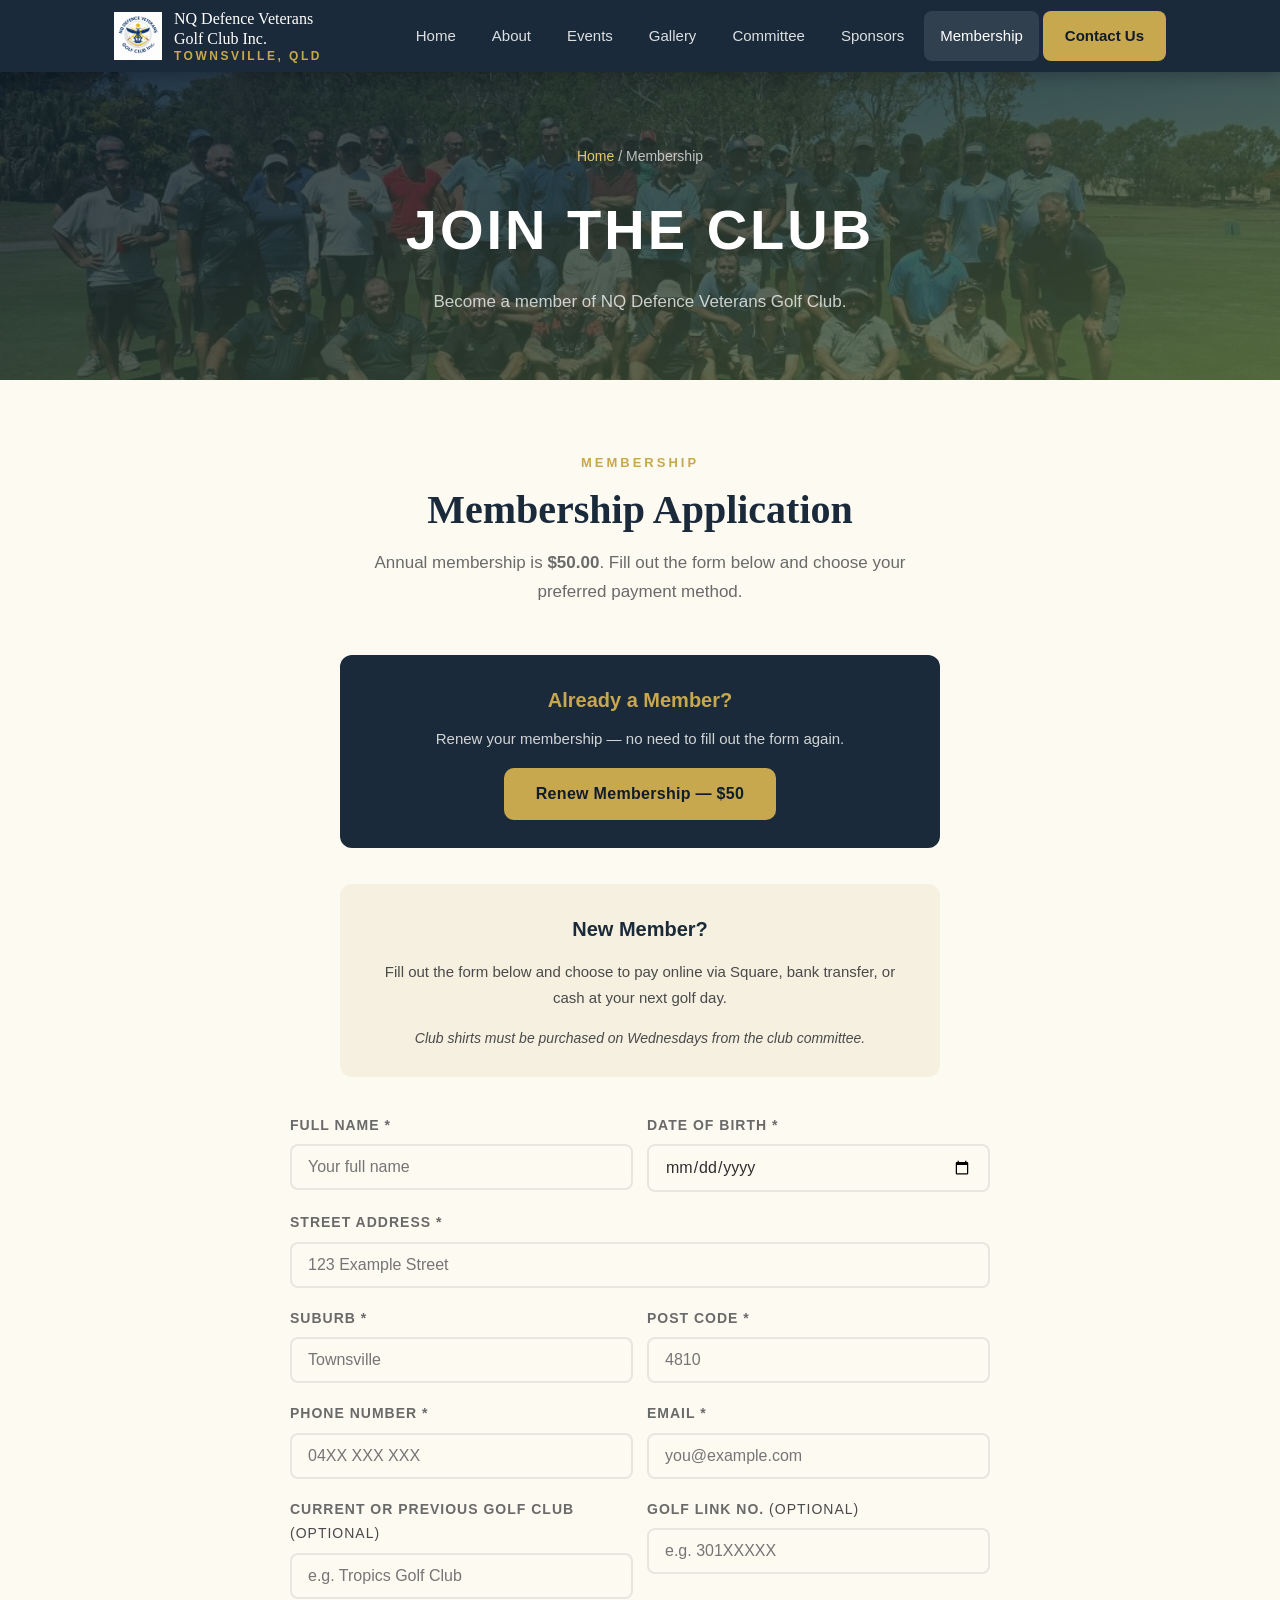
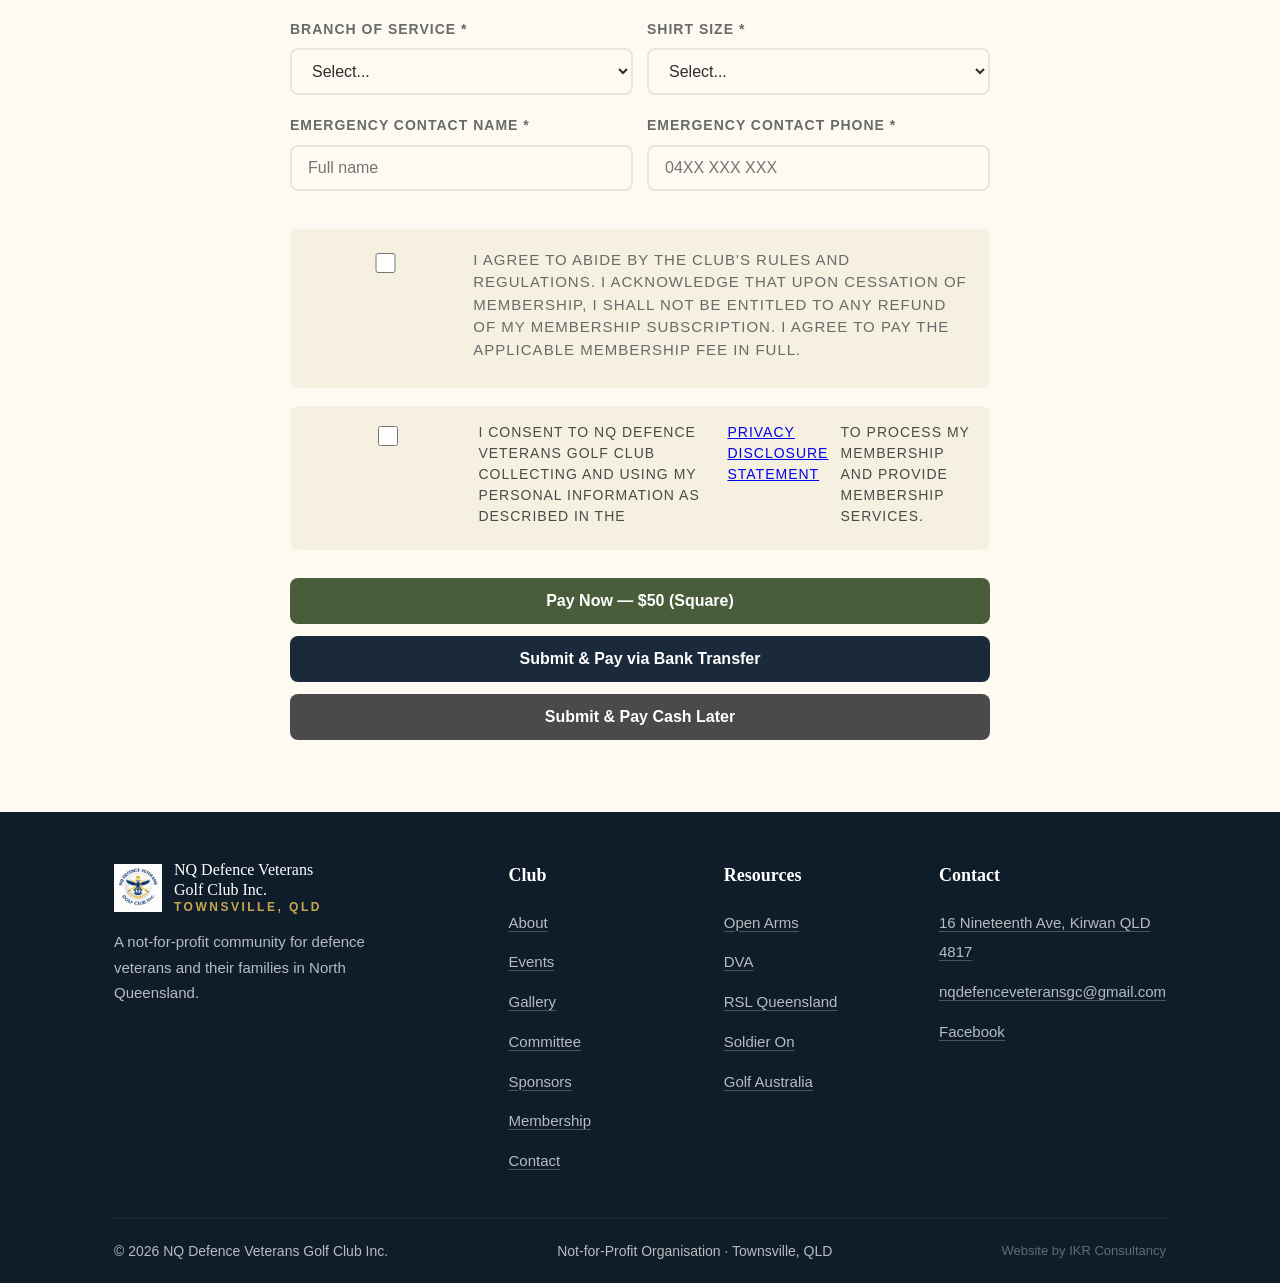
<file: membership.html>
<!DOCTYPE html>
<html lang="en">
<head>
<!-- Google tag (gtag.js) -->
<script async src="https://www.googletagmanager.com/gtag/js?id=G-F4MKYTZM62"></script>
<script>
  window.dataLayer = window.dataLayer || [];
  function gtag(){dataLayer.push(arguments);}
  gtag('js', new Date());
  gtag('config', 'G-F4MKYTZM62');
</script>
<meta charset="UTF-8">
<meta name="viewport" content="width=device-width, initial-scale=1.0">
<meta http-equiv="X-Content-Type-Options" content="nosniff">
<meta http-equiv="Referrer-Policy" content="strict-origin-when-cross-origin">
<meta http-equiv="Permissions-Policy" content="camera=(), microphone=(), geolocation=()">
<meta http-equiv="Content-Security-Policy" content="default-src 'self'; script-src 'self' https://www.googletagmanager.com https://www.google-analytics.com 'unsafe-inline'; style-src 'self' https://fonts.googleapis.com 'unsafe-inline'; font-src https://fonts.gstatic.com; img-src 'self' data: https:; connect-src 'self' https://api.web3forms.com https://formsubmit.co https://www.google-analytics.com https://region1.google-analytics.com https://www.googletagmanager.com; base-uri 'self'; form-action 'self'">
<title>Membership | NQ Defence Veterans Golf Club Inc.</title>
<meta name="description" content="Join NQ Defence Veterans Golf Club Inc. for $50/year — membership application for ADF veterans in Townsville. Weekly golf days and a supportive veteran community. Club shirts sold separately on Wednesdays.">
<meta name="keywords" content="join veterans golf club Townsville, NQDVGC membership, defence veterans golf membership, golf club membership Townsville">
<link rel="canonical" href="https://nqdefenceveteransgolf.com.au/membership.html">
<meta property="og:type" content="website">
<meta property="og:title" content="Membership | NQ Defence Veterans Golf Club Inc.">
<meta property="og:description" content="Apply to join NQ Defence Veterans Golf Club — $50 annual membership for defence veterans in North Queensland.">
<meta property="og:image" content="https://nqdefenceveteransgolf.com.au/images/group-photo.png">
<meta name="twitter:card" content="summary_large_image">
<link rel="preconnect" href="https://fonts.googleapis.com">
<link href="https://fonts.googleapis.com/css2?family=Marcellus&family=Source+Sans+3:wght@300;400;500;600;700&family=Bebas+Neue&display=swap" rel="stylesheet">
<meta name="theme-color" content="#1a2744">
<meta name="msapplication-TileColor" content="#1a2744">
<meta name="msapplication-TileImage" content="https://nqdefenceveteransgolf.com.au/icon-192.png">
<link rel="icon" type="image/png" sizes="16x16" href="https://nqdefenceveteransgolf.com.au/favicon-16.png">
<link rel="icon" type="image/png" sizes="32x32" href="https://nqdefenceveteransgolf.com.au/favicon-32.png">
<link rel="icon" type="image/png" sizes="48x48" href="https://nqdefenceveteransgolf.com.au/favicon-48.png">
<link rel="icon" type="image/png" sizes="96x96" href="https://nqdefenceveteransgolf.com.au/icon-96.png">
<link rel="icon" type="image/png" sizes="192x192" href="https://nqdefenceveteransgolf.com.au/icon-192.png">
<link rel="icon" href="https://nqdefenceveteransgolf.com.au/favicon.ico" sizes="any">
<link rel="apple-touch-icon" sizes="180x180" href="https://nqdefenceveteransgolf.com.au/apple-touch-icon.png">
<link rel="manifest" href="https://nqdefenceveteransgolf.com.au/site.webmanifest">
<link rel="stylesheet" href="css/styles.css">
<noscript><style>.reveal{opacity:1!important;transform:none!important;}</style></noscript>
</head>
<body>

<a href="#main" class="skip-link">Skip to content</a>

<nav class="navbar">
  <div class="container">
    <a href="index.html" class="logo">
      <div class="logo-mark"><img src="images/logo.png" alt="NQDVGC Logo"></div>
      <div class="logo-name">NQ Defence Veterans<br>Golf Club Inc.<small>Townsville, QLD</small></div>
    </a>
    <button class="hamburger" id="menuBtn" aria-label="Menu" aria-expanded="false">
      <span></span><span></span><span></span>
    </button>
    <ul class="nav-links" id="navLinks">
      <li><a href="index.html">Home</a></li>
      <li><a href="about.html">About</a></li>
      <li><a href="events.html">Events</a></li>
      <li><a href="gallery.html">Gallery</a></li>
      <li><a href="committee.html">Committee</a></li>
      <li><a href="sponsors.html">Sponsors</a></li>
      <li><a href="membership.html" class="active">Membership</a></li>
      <li><a href="contact.html" class="btn-cta">Contact Us</a></li>
    </ul>
  </div>
</nav>

<section class="page-header has-bg" id="main" style="background: linear-gradient(160deg, rgba(15,28,42,0.85), rgba(74,93,58,0.8)), url('images/group-photo.png') center/cover no-repeat;">
  <div class="container">
    <div class="breadcrumb"><a href="index.html">Home</a> / Membership</div>
    <h1>JOIN THE CLUB</h1>
    <p>Become a member of NQ Defence Veterans Golf Club.</p>
  </div>
</section>

<!-- Membership Info -->
<section style="padding: var(--pad) 0;">
  <div class="container">
    <div class="sec-header reveal">
      <div class="sec-label">Membership</div>
      <h2 class="sec-title">Membership Application</h2>
      <p class="sec-desc">Annual membership is <strong>$50.00</strong>. Fill out the form below and choose your preferred payment method.</p>
    </div>

    <div class="reveal" style="background: var(--navy); border-radius: 12px; padding: 28px 32px; margin-bottom: 36px; max-width: 600px; margin-left: auto; margin-right: auto; text-align: center;">
      <h3 style="font-family: var(--font-display); font-size: 20px; color: var(--gold); margin-bottom: 8px;">Already a Member?</h3>
      <p style="font-size: 15px; color: rgba(255,255,255,0.8); margin-bottom: 16px;">Renew your membership — no need to fill out the form again.</p>
      <a href="https://square.link/u/zsXy8lU7" target="_blank" rel="noopener" class="btn btn-gold" style="font-size: 16px; padding: 12px 32px; display: inline-block; text-decoration: none;">Renew Membership — $50</a>
    </div>

    <div class="membership-payment reveal" style="background: var(--sand); border-radius: 12px; padding: 28px 32px; margin-bottom: 36px; max-width: 600px; margin-left: auto; margin-right: auto; text-align: center;">
      <h3 style="font-family: var(--font-display); font-size: 20px; color: var(--navy); margin-bottom: 12px;">New Member?</h3>
      <p style="font-size: 15px; color: var(--text-mid);">Fill out the form below and choose to pay online via Square, bank transfer, or cash at your next golf day.</p>
      <p class="membership-shirt-note"><em>Club shirts must be purchased on Wednesdays from the club committee.</em></p>
    </div>

    <form id="membershipForm" method="POST" style="max-width: 700px; margin: 0 auto;" class="reveal">
      <div class="form-honeypot" aria-hidden="true">
        <label for="mBotcheck">Leave blank</label>
        <input type="text" name="botcheck" id="mBotcheck" tabindex="-1" autocomplete="off">
      </div>

      <div class="f-row">
        <div class="f-group">
          <label for="mFullName">Full Name *</label>
          <input type="text" id="mFullName" name="Full Name" required placeholder="Your full name">
        </div>
        <div class="f-group">
          <label for="mDob">Date of Birth *</label>
          <input type="date" id="mDob" name="Date of Birth" required>
        </div>
      </div>

      <div class="f-group">
        <label for="mAddress">Street Address *</label>
        <input type="text" id="mAddress" name="Street Address" required placeholder="123 Example Street">
      </div>

      <div class="f-row">
        <div class="f-group">
          <label for="mSuburb">Suburb *</label>
          <input type="text" id="mSuburb" name="Suburb" required placeholder="Townsville">
        </div>
        <div class="f-group">
          <label for="mPostcode">Post Code *</label>
          <input type="text" id="mPostcode" name="Post Code" required placeholder="4810">
        </div>
      </div>

      <div class="f-row">
        <div class="f-group">
          <label for="mPhone">Phone Number *</label>
          <input type="tel" id="mPhone" name="Phone Number" required placeholder="04XX XXX XXX">
        </div>
        <div class="f-group">
          <label for="mEmail">Email *</label>
          <input type="email" id="mEmail" name="Email" required placeholder="you@example.com">
        </div>
      </div>

      <div class="f-row">
        <div class="f-group">
          <label for="mGolfClub">Current or Previous Golf Club <span style="font-weight:400;color:var(--text-mid);font-size:14px;">(optional)</span></label>
          <input type="text" id="mGolfClub" name="Golf Club" placeholder="e.g. Tropics Golf Club">
        </div>
        <div class="f-group">
          <label for="mGolfLink">Golf Link No. <span style="font-weight:400;color:var(--text-mid);font-size:14px;">(optional)</span></label>
          <input type="text" id="mGolfLink" name="Golf Link No" placeholder="e.g. 301XXXXX">
        </div>
      </div>

      <div class="f-row">
        <div class="f-group">
          <label for="mService">Branch of Service *</label>
          <select id="mService" name="Service" required>
            <option value="">Select...</option>
            <option value="Army">Army</option>
            <option value="Air Force">Air Force</option>
            <option value="Navy">Navy</option>
          </select>
        </div>
        <div class="f-group">
          <label for="mShirt">Shirt Size *</label>
          <select id="mShirt" name="Shirt Size" required>
            <option value="">Select...</option>
            <option value="S">S</option>
            <option value="M">M</option>
            <option value="L">L</option>
            <option value="XL">XL</option>
            <option value="2XL">2XL</option>
            <option value="3XL">3XL</option>
            <option value="4XL">4XL</option>
            <option value="5XL">5XL</option>
          </select>
        </div>
      </div>

      <div class="f-row">
        <div class="f-group">
          <label for="mEmergencyName">Emergency Contact Name *</label>
          <input type="text" id="mEmergencyName" name="Emergency Contact" required placeholder="Full name">
        </div>
        <div class="f-group">
          <label for="mEmergencyPhone">Emergency Contact Phone *</label>
          <input type="tel" id="mEmergencyPhone" name="Emergency Phone" required placeholder="04XX XXX XXX">
        </div>
      </div>

      <div class="f-group" style="margin-top: 20px; padding: 20px; background: var(--sand); border-radius: 8px;">
        <label style="display: flex; align-items: flex-start; gap: 12px; cursor: pointer; font-weight: 400; font-size: 15px; line-height: 1.5;">
          <input type="checkbox" id="mAgree" name="Declaration Agreed" value="Yes" required style="margin-top: 4px; min-width: 20px; min-height: 20px;">
          I agree to abide by the Club's rules and regulations. I acknowledge that upon cessation of membership, I shall not be entitled to any refund of my membership subscription. I agree to pay the applicable membership fee in full.
        </label>
      </div>

      <div class="f-group" style="margin-top: 8px; padding: 16px 20px; background: var(--sand); border-radius: 8px;">
        <label style="display: flex; align-items: flex-start; gap: 12px; cursor: pointer; font-weight: 400; font-size: 14px; line-height: 1.5; color: var(--text-mid);">
          <input type="checkbox" id="mPrivacy" name="Privacy Consent" value="Yes" required style="margin-top: 4px; min-width: 20px; min-height: 20px;">
          I consent to NQ Defence Veterans Golf Club collecting and using my personal information as described in the <a href="privacy.html" target="_blank" rel="noopener">Privacy Disclosure Statement</a> to process my membership and provide membership services.
        </label>
      </div>

      <input type="hidden" name="Payment Method" id="mPayMethod" value="">

      <div style="margin-top: 28px; display: flex; flex-direction: column; gap: 12px;">
        <button type="submit" class="f-submit" data-method="square" style="width: 100%; background: #4a5d3a; color: #fff;">Pay Now — $50 (Square)</button>
        <button type="submit" class="f-submit" data-method="bank" style="width: 100%; background: var(--navy);">Submit & Pay via Bank Transfer</button>
        <button type="submit" class="f-submit" data-method="cash" style="width: 100%; background: var(--text-mid);">Submit & Pay Cash Later</button>
      </div>
      <div id="membershipMsg" style="margin-top: 16px; display: none; padding: 14px; border-radius: 8px; text-align: center; font-weight: 600;"></div>
    </form>
  </div>
</section>

<footer class="footer">
  <div class="container">
    <div class="footer-inner">
      <div class="footer-brand">
        <a href="index.html" class="logo">
          <div class="logo-mark"><img src="images/logo.png" alt="NQDVGC Logo"></div>
          <div class="logo-name">NQ Defence Veterans<br>Golf Club Inc.<small>Townsville, QLD</small></div>
        </a>
        <p>A not-for-profit community for defence veterans and their families in North Queensland.</p>
      </div>
      <div>
        <h4>Club</h4>
        <ul>
          <li><a href="about.html">About</a></li>
          <li><a href="events.html">Events</a></li>
          <li><a href="gallery.html">Gallery</a></li>
          <li><a href="committee.html">Committee</a></li>
          <li><a href="sponsors.html">Sponsors</a></li>
          <li><a href="membership.html">Membership</a></li>
          <li><a href="contact.html">Contact</a></li>
        </ul>
      </div>
      <div>
        <h4>Resources</h4>
        <ul>
          <li><a href="https://www.openarms.gov.au" target="_blank" rel="noopener">Open Arms</a></li>
          <li><a href="https://www.dva.gov.au" target="_blank" rel="noopener">DVA</a></li>
          <li><a href="https://www.rslqld.org" target="_blank" rel="noopener">RSL Queensland</a></li>
          <li><a href="https://www.soldieron.org.au" target="_blank" rel="noopener">Soldier On</a></li>
          <li><a href="https://www.golf.org.au" target="_blank" rel="noopener">Golf Australia</a></li>
        </ul>
      </div>
      <div>
        <h4>Contact</h4>
        <ul>
          <li><a href="https://maps.google.com/?q=16+Nineteenth+Avenue+Kirwan+QLD+4817" target="_blank" rel="noopener">16 Nineteenth Ave, Kirwan QLD 4817</a></li>
          <li><a href="mailto:nqdefenceveteransgc@gmail.com">nqdefenceveteransgc@gmail.com</a></li>
          <li><a href="https://www.facebook.com/groups/980650744252783" target="_blank" rel="noopener">Facebook</a></li>
        </ul>
      </div>
    </div>
    <div class="footer-bottom">
      <span>&copy; 2026 NQ Defence Veterans Golf Club Inc.</span>
      <span>Not-for-Profit Organisation &middot; Townsville, QLD</span>
      <span class="site-credit">Website by IKR Consultancy</span>
    </div>
  </div>
</footer>

<script src="js/main.js"></script>
<script>
(function() {
  var form = document.getElementById('membershipForm');
  if (!form) return;

  var SQUARE_LINK = 'https://square.link/u/zsXy8lU7';
  var chosenMethod = '';
  var esc = window.escapeHtml || function(s) { return String(s); };

  var buttons = form.querySelectorAll('.f-submit');
  buttons.forEach(function(btn) {
    btn.addEventListener('click', function(e) {
      chosenMethod = btn.getAttribute('data-method');
    });
  });

  form.addEventListener('submit', function(e) {
    e.preventDefault();
    var msg = document.getElementById('membershipMsg');
    var nameField = document.getElementById('mFullName');
    var payField = document.getElementById('mPayMethod');
    var memberName = esc((nameField && nameField.value) || '');

    if (!chosenMethod) {
      msg.style.display = 'block';
      msg.style.color = '#8b2020';
      msg.style.background = 'rgba(139,32,32,0.1)';
      msg.textContent = 'Please choose how you would like to pay: Pay Now, Bank Transfer, or Cash Later.';
      return;
    }

    var labels = { square: 'Pay Now (Square)', bank: 'Bank Transfer', cash: 'Pay Cash Later' };
    if (payField) payField.value = labels[chosenMethod] || chosenMethod;

    var allBtns = form.querySelectorAll('.f-submit');
    allBtns.forEach(function(b) { b.disabled = true; });
    var clickedBtn = form.querySelector('[data-method="' + chosenMethod + '"]');
    var origText = clickedBtn ? clickedBtn.textContent : '';
    if (clickedBtn) clickedBtn.textContent = 'Submitting...';
    msg.style.display = 'block';
    msg.style.color = '#555';
    msg.style.background = 'rgba(0,0,0,0.05)';
    msg.textContent = 'Sending your application — please wait...';

    web3formsSubmit(form, { subject: 'New Membership Application — NQDVGC Website' })
      .then(function() {
        if (chosenMethod === 'square') {
          if (SQUARE_LINK) {
            msg.style.display = 'block';
            msg.style.color = '#4a5d3a';
            msg.style.background = 'rgba(74,93,58,0.1)';
            msg.innerHTML = '\u2713 Application submitted! Opening payment...<br>If nothing happens, <a href="' + esc(SQUARE_LINK) + '" target="_blank" rel="noopener" style="font-weight:700;">tap here to pay $50</a>.';
            form.reset();
            window.setTimeout(function() { window.location.assign(SQUARE_LINK); }, 600);
          } else {
            msg.style.display = 'block';
            msg.style.color = '#8b6914';
            msg.style.background = 'rgba(139,105,20,0.1)';
            msg.textContent = '\u2713 Application submitted! Online payment is coming soon. Please pay via bank transfer or cash for now.';
            form.reset();
          }
        } else if (chosenMethod === 'bank') {
          msg.style.display = 'block';
          msg.style.color = '#4a5d3a';
          msg.style.background = 'rgba(74,93,58,0.1)';
          msg.innerHTML = '\u2713 Thanks ' + memberName + '! Your application has been submitted.<br><br><strong>Bank Transfer Details:</strong><br>Account Name: NQ Defence Veterans Golf Club Inc<br>BSB: 833-205<br>Account No: 20862889<br>Reference: Your full name';
          form.reset();
        } else {
          msg.style.display = 'block';
          msg.style.color = '#4a5d3a';
          msg.style.background = 'rgba(74,93,58,0.1)';
          msg.innerHTML = '\u2713 Thanks ' + memberName + '! Your application has been submitted. Please pay $50 cash at your next golf day.';
          form.reset();
        }
      })
      .catch(function() {
        msg.style.display = 'block';
        msg.style.color = '#8b2020';
        msg.style.background = 'rgba(139,32,32,0.1)';
        msg.innerHTML = 'Something went wrong (the server took too long to respond). Please try again in a moment, or email your details directly to <a href="mailto:nqdefenceveteransgc@gmail.com">nqdefenceveteransgc@gmail.com</a>.';
      })
      .finally(function() {
        allBtns.forEach(function(b) { b.disabled = false; });
        if (clickedBtn) clickedBtn.textContent = origText;
      });
  });
})();
</script>
</body>
</html>
</file>
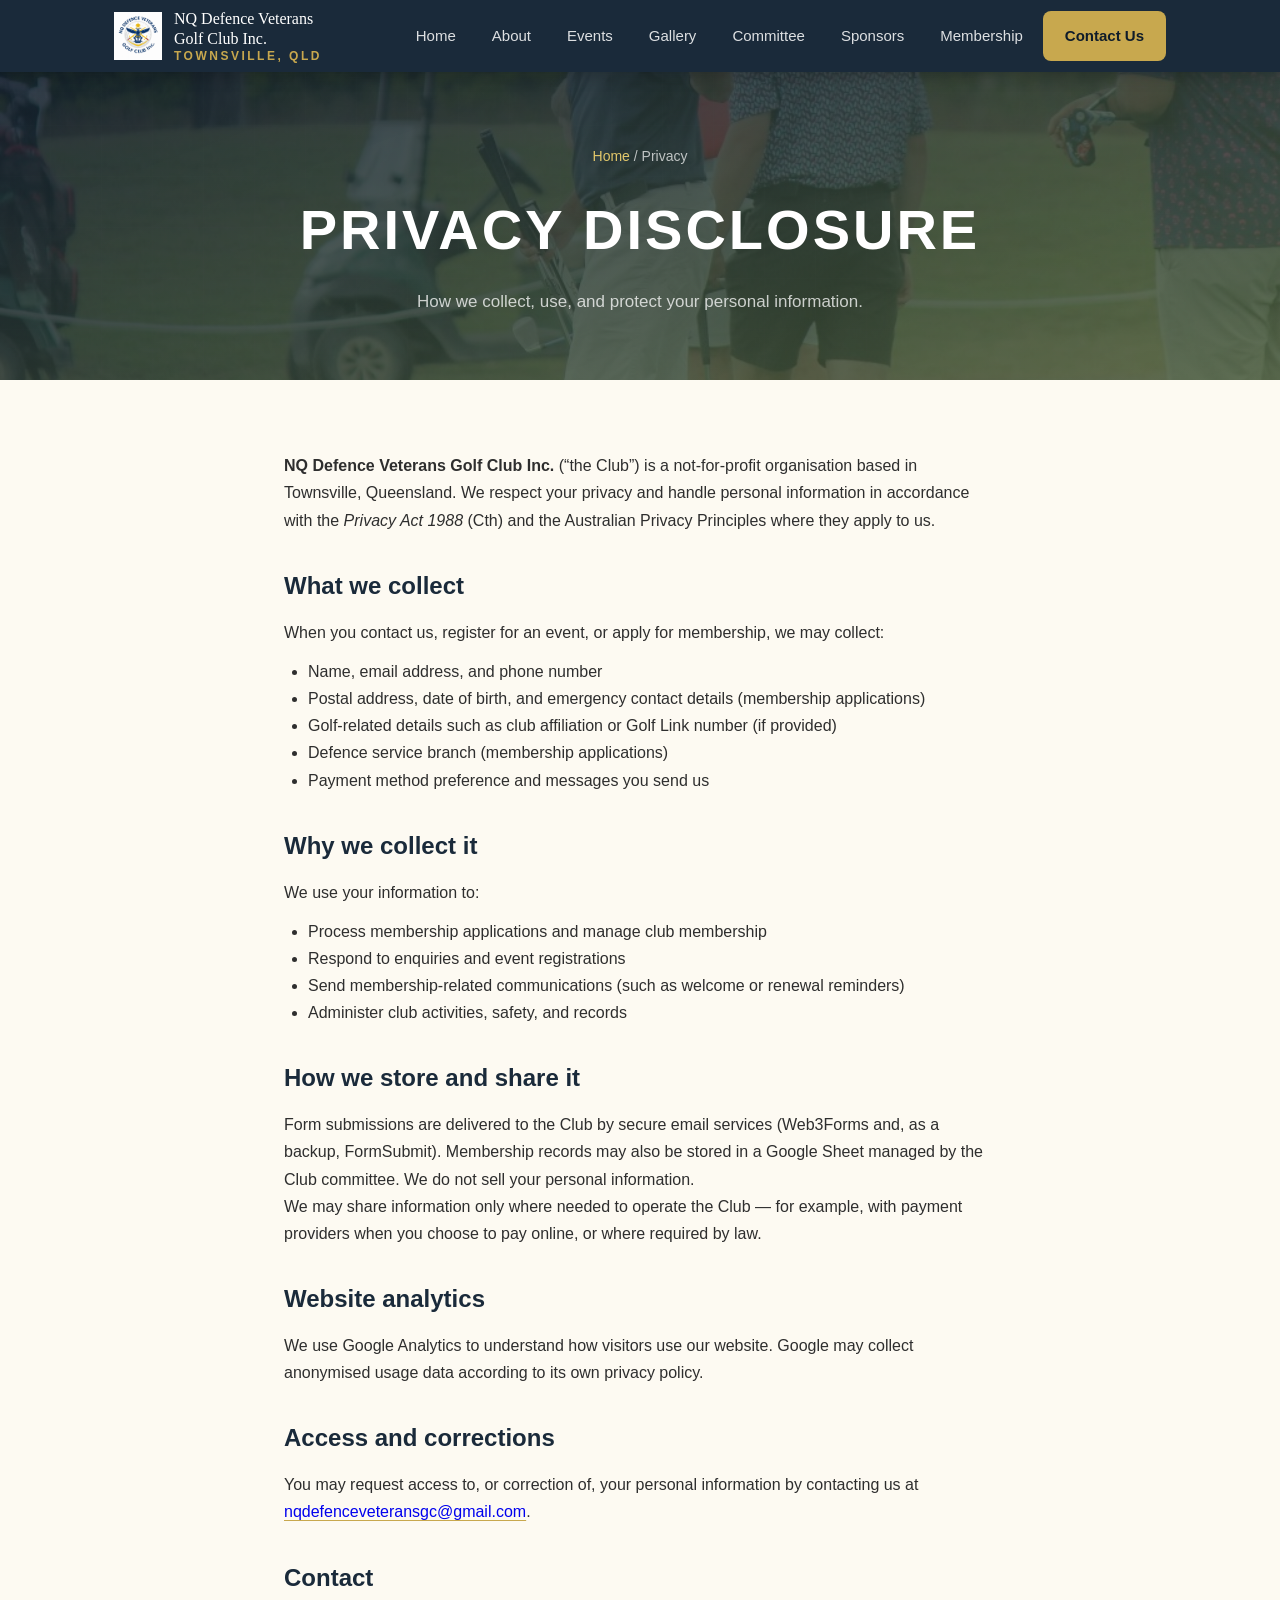
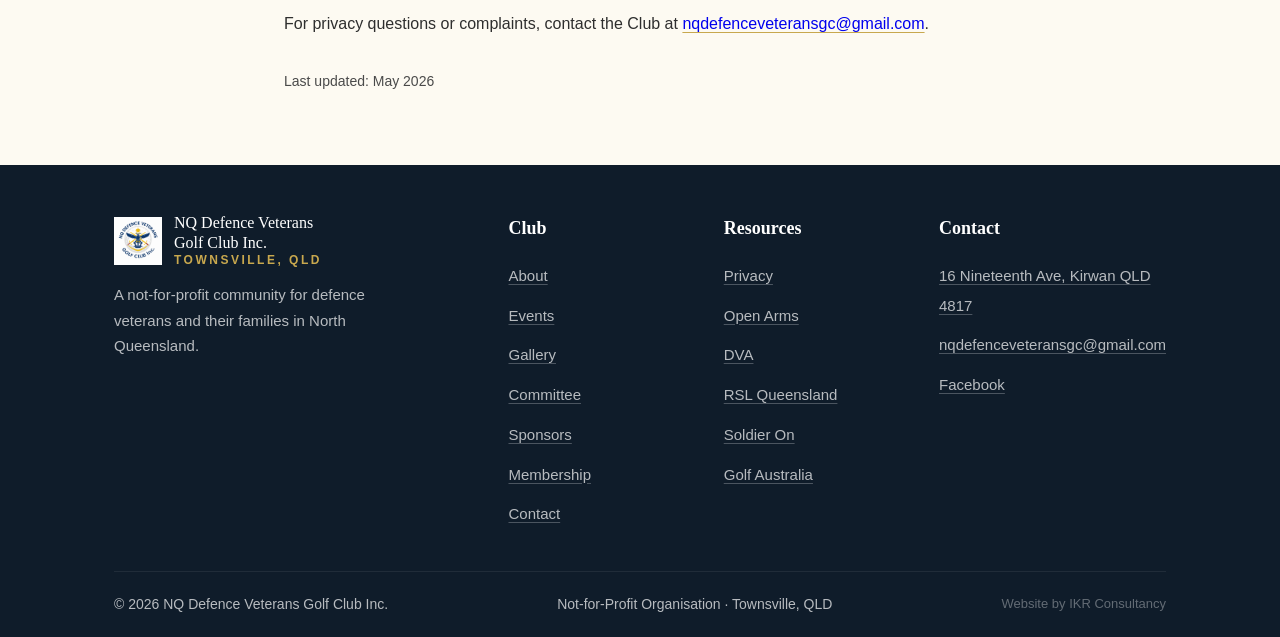
<file: privacy.html>
<!DOCTYPE html>
<html lang="en">
<head>
<!-- Google tag (gtag.js) -->
<script async src="https://www.googletagmanager.com/gtag/js?id=G-F4MKYTZM62"></script>
<script>
  window.dataLayer = window.dataLayer || [];
  function gtag(){dataLayer.push(arguments);}
  gtag('js', new Date());
  gtag('config', 'G-F4MKYTZM62');
</script>
<meta charset="UTF-8">
<meta name="viewport" content="width=device-width, initial-scale=1.0">
<meta http-equiv="X-Content-Type-Options" content="nosniff">
<meta http-equiv="Referrer-Policy" content="strict-origin-when-cross-origin">
<meta http-equiv="Permissions-Policy" content="camera=(), microphone=(), geolocation=()">
<meta http-equiv="Content-Security-Policy" content="default-src 'self'; script-src 'self' https://www.googletagmanager.com https://www.google-analytics.com 'unsafe-inline'; style-src 'self' https://fonts.googleapis.com 'unsafe-inline'; font-src https://fonts.gstatic.com; img-src 'self' data: https:; connect-src 'self' https://api.web3forms.com https://formsubmit.co https://www.google-analytics.com https://region1.google-analytics.com https://www.googletagmanager.com; base-uri 'self'; form-action 'self'">
<title>Privacy Disclosure | NQ Defence Veterans Golf Club Inc.</title>
<meta name="description" content="Privacy Disclosure Statement for NQ Defence Veterans Golf Club Inc. — how we collect, use, and protect your personal information.">
<link rel="canonical" href="https://nqdefenceveteransgolf.com.au/privacy.html">
<meta property="og:type" content="website">
<meta property="og:title" content="Privacy Disclosure | NQ Defence Veterans Golf Club Inc.">
<meta property="og:description" content="How NQ Defence Veterans Golf Club collects and uses personal information.">
<meta property="og:image" content="https://nqdefenceveteransgolf.com.au/images/group-photo.png">
<meta name="twitter:card" content="summary_large_image">
<link rel="preconnect" href="https://fonts.googleapis.com">
<link href="https://fonts.googleapis.com/css2?family=Marcellus&family=Source+Sans+3:wght@300;400;500;600;700&family=Bebas+Neue&display=swap" rel="stylesheet">
<meta name="theme-color" content="#1a2744">
<meta name="msapplication-TileColor" content="#1a2744">
<meta name="msapplication-TileImage" content="https://nqdefenceveteransgolf.com.au/icon-192.png">
<link rel="icon" type="image/png" sizes="16x16" href="https://nqdefenceveteransgolf.com.au/favicon-16.png">
<link rel="icon" type="image/png" sizes="32x32" href="https://nqdefenceveteransgolf.com.au/favicon-32.png">
<link rel="icon" type="image/png" sizes="48x48" href="https://nqdefenceveteransgolf.com.au/favicon-48.png">
<link rel="icon" type="image/png" sizes="96x96" href="https://nqdefenceveteransgolf.com.au/icon-96.png">
<link rel="icon" type="image/png" sizes="192x192" href="https://nqdefenceveteransgolf.com.au/icon-192.png">
<link rel="icon" href="https://nqdefenceveteransgolf.com.au/favicon.ico" sizes="any">
<link rel="apple-touch-icon" sizes="180x180" href="https://nqdefenceveteransgolf.com.au/apple-touch-icon.png">
<link rel="manifest" href="https://nqdefenceveteransgolf.com.au/site.webmanifest">
<link rel="stylesheet" href="css/styles.css">
<noscript><style>.reveal{opacity:1!important;transform:none!important;}</style></noscript>
</head>
<body>

<a href="#main" class="skip-link">Skip to content</a>

<nav class="navbar">
  <div class="container">
    <a href="index.html" class="logo">
      <div class="logo-mark"><img src="images/logo.png" alt="NQDVGC Logo"></div>
      <div class="logo-name">NQ Defence Veterans<br>Golf Club Inc.<small>Townsville, QLD</small></div>
    </a>
    <button class="hamburger" id="menuBtn" aria-label="Menu" aria-expanded="false">
      <span></span><span></span><span></span>
    </button>
    <ul class="nav-links" id="navLinks">
      <li><a href="index.html">Home</a></li>
      <li><a href="about.html">About</a></li>
      <li><a href="events.html">Events</a></li>
      <li><a href="gallery.html">Gallery</a></li>
      <li><a href="committee.html">Committee</a></li>
      <li><a href="sponsors.html">Sponsors</a></li>
      <li><a href="membership.html">Membership</a></li>
      <li><a href="contact.html" class="btn-cta">Contact Us</a></li>
    </ul>
  </div>
</nav>

<section class="page-header has-bg" id="main" style="background: linear-gradient(160deg, rgba(15,28,42,0.85), rgba(74,93,58,0.8)), url('images/ball-wave.png') center/cover no-repeat;">
  <div class="container">
    <div class="breadcrumb"><a href="index.html">Home</a> / Privacy</div>
    <h1>PRIVACY DISCLOSURE</h1>
    <p>How we collect, use, and protect your personal information.</p>
  </div>
</section>

<section style="padding: var(--pad) 0;">
  <div class="container" style="max-width: 760px;">
    <div class="reveal" style="font-size: 16px; line-height: 1.7; color: var(--text);">
      <p><strong>NQ Defence Veterans Golf Club Inc.</strong> (“the Club”) is a not-for-profit organisation based in Townsville, Queensland. We respect your privacy and handle personal information in accordance with the <em>Privacy Act 1988</em> (Cth) and the Australian Privacy Principles where they apply to us.</p>

      <h2 style="font-family: var(--font-display); color: var(--navy); margin: 32px 0 12px;">What we collect</h2>
      <p>When you contact us, register for an event, or apply for membership, we may collect:</p>
      <ul style="margin: 12px 0 20px 24px;">
        <li>Name, email address, and phone number</li>
        <li>Postal address, date of birth, and emergency contact details (membership applications)</li>
        <li>Golf-related details such as club affiliation or Golf Link number (if provided)</li>
        <li>Defence service branch (membership applications)</li>
        <li>Payment method preference and messages you send us</li>
      </ul>

      <h2 style="font-family: var(--font-display); color: var(--navy); margin: 32px 0 12px;">Why we collect it</h2>
      <p>We use your information to:</p>
      <ul style="margin: 12px 0 20px 24px;">
        <li>Process membership applications and manage club membership</li>
        <li>Respond to enquiries and event registrations</li>
        <li>Send membership-related communications (such as welcome or renewal reminders)</li>
        <li>Administer club activities, safety, and records</li>
      </ul>

      <h2 style="font-family: var(--font-display); color: var(--navy); margin: 32px 0 12px;">How we store and share it</h2>
      <p>Form submissions are delivered to the Club by secure email services (Web3Forms and, as a backup, FormSubmit). Membership records may also be stored in a Google Sheet managed by the Club committee. We do not sell your personal information.</p>
      <p>We may share information only where needed to operate the Club — for example, with payment providers when you choose to pay online, or where required by law.</p>

      <h2 style="font-family: var(--font-display); color: var(--navy); margin: 32px 0 12px;">Website analytics</h2>
      <p>We use Google Analytics to understand how visitors use our website. Google may collect anonymised usage data according to its own privacy policy.</p>

      <h2 style="font-family: var(--font-display); color: var(--navy); margin: 32px 0 12px;">Access and corrections</h2>
      <p>You may request access to, or correction of, your personal information by contacting us at <a href="mailto:nqdefenceveteransgc@gmail.com">nqdefenceveteransgc@gmail.com</a>.</p>

      <h2 style="font-family: var(--font-display); color: var(--navy); margin: 32px 0 12px;">Contact</h2>
      <p>For privacy questions or complaints, contact the Club at <a href="mailto:nqdefenceveteransgc@gmail.com">nqdefenceveteransgc@gmail.com</a>.</p>

      <p style="margin-top: 32px; font-size: 14px; color: var(--text-mid);">Last updated: May 2026</p>
    </div>
  </div>
</section>

<footer class="footer">
  <div class="container">
    <div class="footer-inner">
      <div class="footer-brand">
        <a href="index.html" class="logo">
          <div class="logo-mark"><img src="images/logo.png" alt="NQDVGC Logo"></div>
          <div class="logo-name">NQ Defence Veterans<br>Golf Club Inc.<small>Townsville, QLD</small></div>
        </a>
        <p>A not-for-profit community for defence veterans and their families in North Queensland.</p>
      </div>
      <div>
        <h4>Club</h4>
        <ul>
          <li><a href="about.html">About</a></li>
          <li><a href="events.html">Events</a></li>
          <li><a href="gallery.html">Gallery</a></li>
          <li><a href="committee.html">Committee</a></li>
          <li><a href="sponsors.html">Sponsors</a></li>
          <li><a href="membership.html">Membership</a></li>
          <li><a href="contact.html">Contact</a></li>
        </ul>
      </div>
      <div>
        <h4>Resources</h4>
        <ul>
          <li><a href="privacy.html">Privacy</a></li>
          <li><a href="https://www.openarms.gov.au" target="_blank" rel="noopener">Open Arms</a></li>
          <li><a href="https://www.dva.gov.au" target="_blank" rel="noopener">DVA</a></li>
          <li><a href="https://www.rslqld.org" target="_blank" rel="noopener">RSL Queensland</a></li>
          <li><a href="https://www.soldieron.org.au" target="_blank" rel="noopener">Soldier On</a></li>
          <li><a href="https://www.golf.org.au" target="_blank" rel="noopener">Golf Australia</a></li>
        </ul>
      </div>
      <div>
        <h4>Contact</h4>
        <ul>
          <li><a href="https://maps.google.com/?q=16+Nineteenth+Avenue+Kirwan+QLD+4817" target="_blank" rel="noopener">16 Nineteenth Ave, Kirwan QLD 4817</a></li>
          <li><a href="mailto:nqdefenceveteransgc@gmail.com">nqdefenceveteransgc@gmail.com</a></li>
          <li><a href="https://www.facebook.com/groups/980650744252783" target="_blank" rel="noopener">Facebook</a></li>
        </ul>
      </div>
    </div>
    <div class="footer-bottom">
      <span>&copy; 2026 NQ Defence Veterans Golf Club Inc.</span>
      <span>Not-for-Profit Organisation &middot; Townsville, QLD</span>
      <span class="site-credit">Website by IKR Consultancy</span>
    </div>
  </div>
</footer>

<script src="js/main.js"></script>
</body>
</html>
</file>
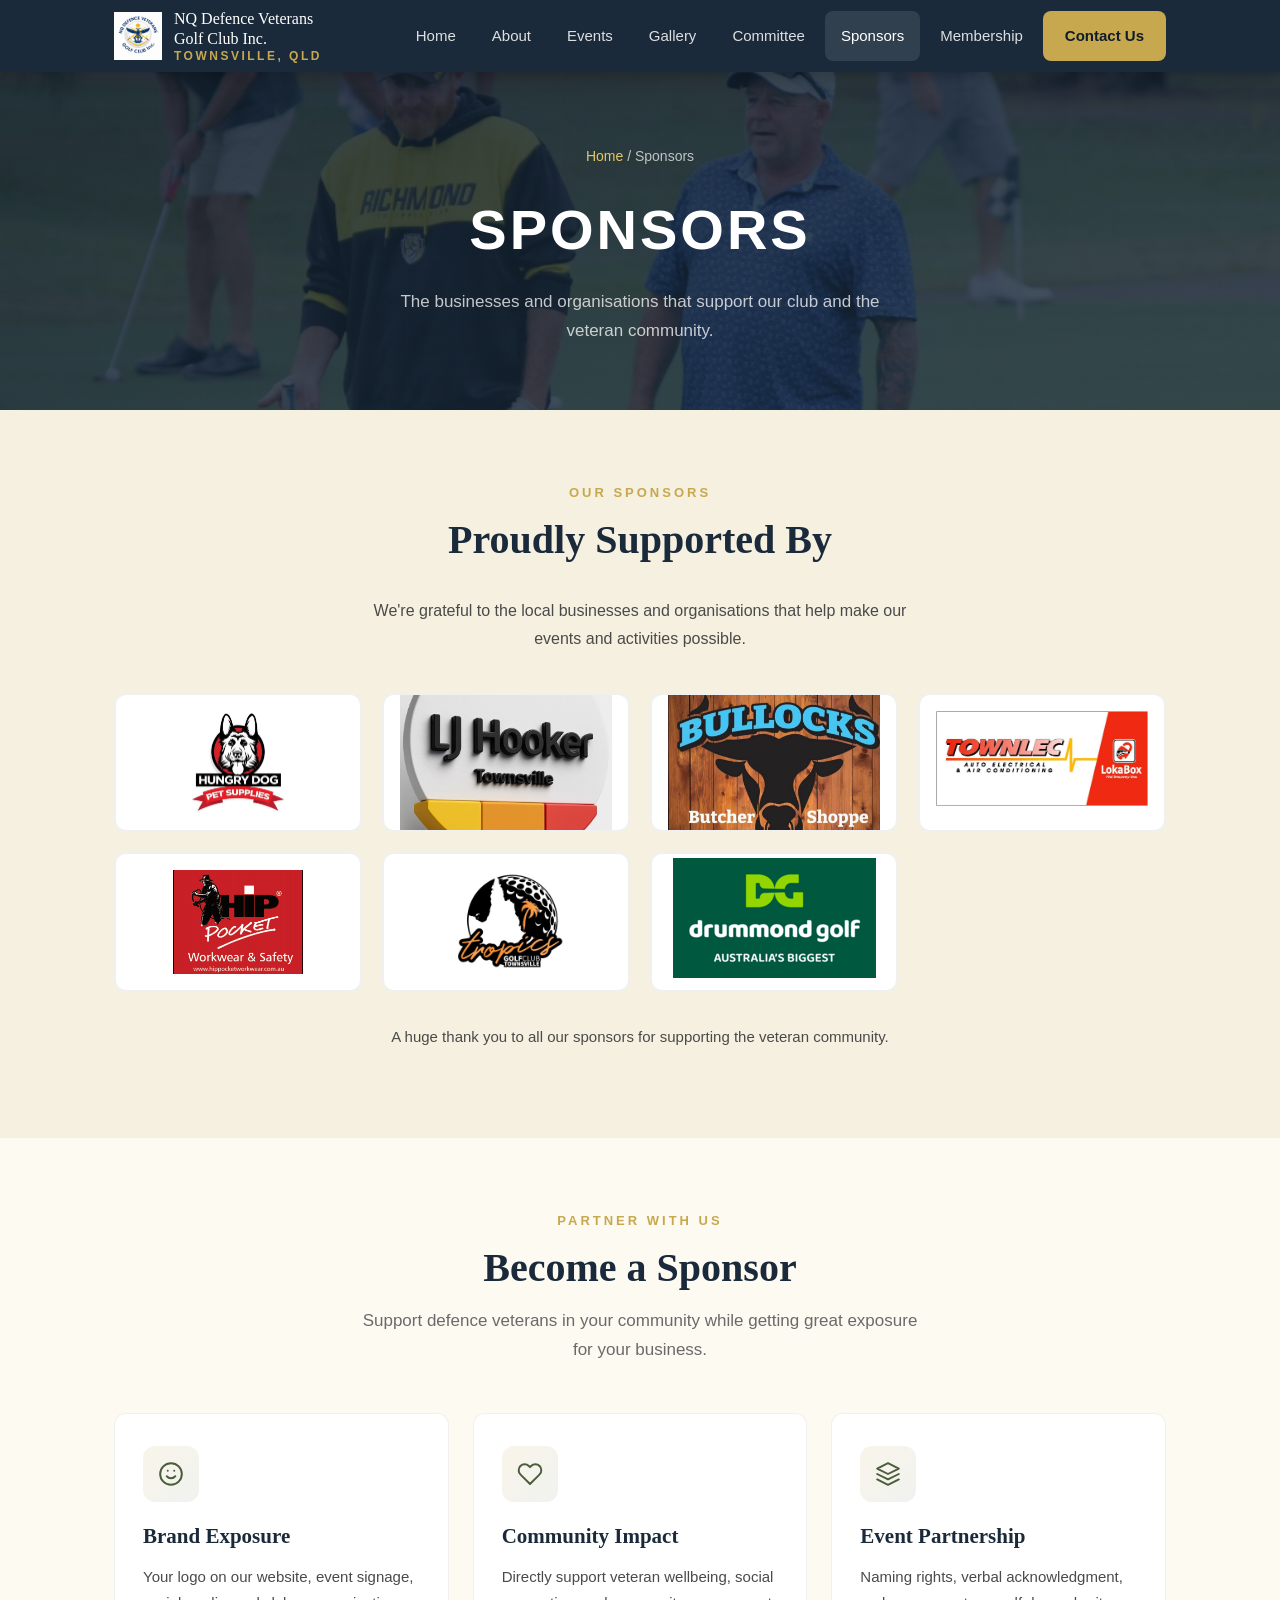
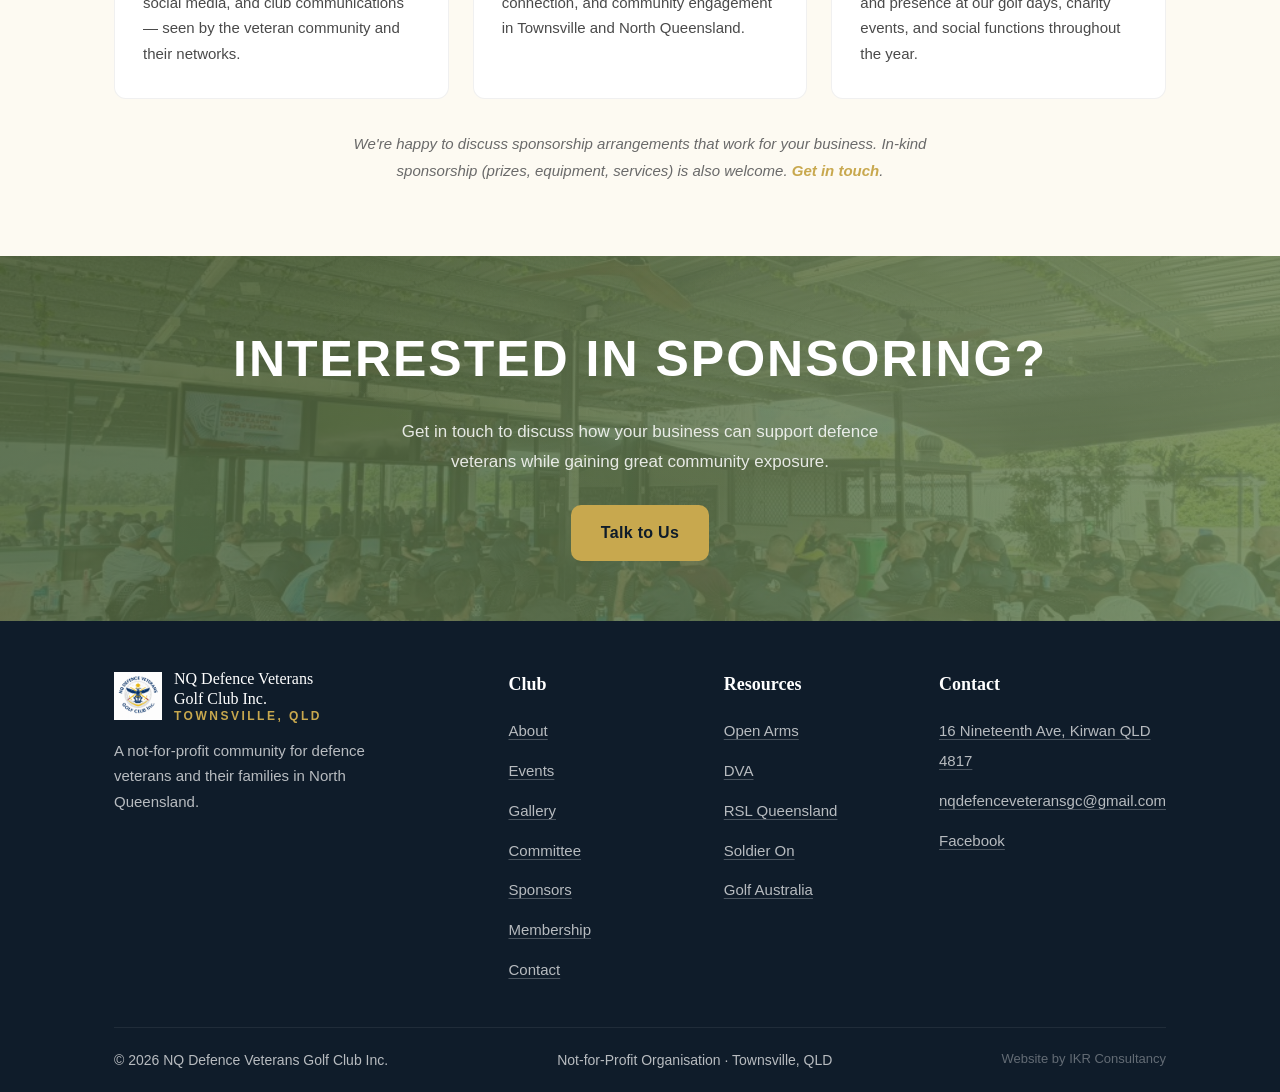
<file: sponsors.html>
<!DOCTYPE html>
<html lang="en">
<head>
<!-- Google tag (gtag.js) -->
<script async src="https://www.googletagmanager.com/gtag/js?id=G-F4MKYTZM62"></script>
<script>
  window.dataLayer = window.dataLayer || [];
  function gtag(){dataLayer.push(arguments);}
  gtag('js', new Date());
  gtag('config', 'G-F4MKYTZM62');
</script>
<meta charset="UTF-8">
<meta name="viewport" content="width=device-width, initial-scale=1.0">
<meta http-equiv="X-Content-Type-Options" content="nosniff">
<meta http-equiv="Referrer-Policy" content="strict-origin-when-cross-origin">
<meta http-equiv="Permissions-Policy" content="camera=(), microphone=(), geolocation=()">
<meta http-equiv="Content-Security-Policy" content="default-src 'self'; script-src 'self' https://www.googletagmanager.com https://www.google-analytics.com 'unsafe-inline'; style-src 'self' https://fonts.googleapis.com 'unsafe-inline'; font-src https://fonts.gstatic.com; img-src 'self' data: https:; connect-src 'self' https://api.web3forms.com https://formsubmit.co https://www.google-analytics.com https://region1.google-analytics.com https://www.googletagmanager.com; base-uri 'self'; form-action 'self'">
<title>Sponsors | NQ Defence Veterans Golf Club Inc.</title>
<meta name="description" content="Our sponsors and partners supporting NQ Defence Veterans Golf Club Inc. in Townsville. Thank you to our local business supporters.">
<meta name="keywords" content="NQDVGC sponsors, veterans golf club sponsors Townsville, support veterans golf">
<link rel="canonical" href="https://nqdefenceveteransgolf.com.au/sponsors.html">
<meta property="og:type" content="website">
<meta property="og:title" content="Sponsors | NQ Defence Veterans Golf Club Inc.">
<meta property="og:description" content="Local businesses proudly supporting defence veterans golf in Townsville.">
<meta property="og:image" content="https://nqdefenceveteransgolf.com.au/images/group-photo.png">
<meta name="twitter:card" content="summary_large_image">
<link rel="preconnect" href="https://fonts.googleapis.com">
<link href="https://fonts.googleapis.com/css2?family=Marcellus&family=Source+Sans+3:wght@300;400;500;600;700&family=Bebas+Neue&display=swap" rel="stylesheet">
<meta name="theme-color" content="#1a2744">
<meta name="msapplication-TileColor" content="#1a2744">
<meta name="msapplication-TileImage" content="https://nqdefenceveteransgolf.com.au/icon-192.png">
<link rel="icon" type="image/png" sizes="16x16" href="https://nqdefenceveteransgolf.com.au/favicon-16.png">
<link rel="icon" type="image/png" sizes="32x32" href="https://nqdefenceveteransgolf.com.au/favicon-32.png">
<link rel="icon" type="image/png" sizes="48x48" href="https://nqdefenceveteransgolf.com.au/favicon-48.png">
<link rel="icon" type="image/png" sizes="96x96" href="https://nqdefenceveteransgolf.com.au/icon-96.png">
<link rel="icon" type="image/png" sizes="192x192" href="https://nqdefenceveteransgolf.com.au/icon-192.png">
<link rel="icon" href="https://nqdefenceveteransgolf.com.au/favicon.ico" sizes="any">
<link rel="apple-touch-icon" sizes="180x180" href="https://nqdefenceveteransgolf.com.au/apple-touch-icon.png">
<link rel="manifest" href="https://nqdefenceveteransgolf.com.au/site.webmanifest">
<link rel="stylesheet" href="css/styles.css">
<noscript><style>.reveal{opacity:1!important;transform:none!important;}</style></noscript>
</head>
<body>

<a href="#main" class="skip-link">Skip to content</a>

<nav class="navbar">
  <div class="container">
    <a href="index.html" class="logo">
      <div class="logo-mark"><img loading="lazy" src="images/logo.png" alt="NQDVGC Logo"></div>
      <div class="logo-name">NQ Defence Veterans<br>Golf Club Inc.<small>Townsville, QLD</small></div>
    </a>
    <button class="hamburger" id="menuBtn" aria-label="Menu" aria-expanded="false">
      <span></span><span></span><span></span>
    </button>
    <ul class="nav-links" id="navLinks">
      <li><a href="index.html">Home</a></li>
      <li><a href="about.html">About</a></li>
      <li><a href="events.html">Events</a></li>
      <li><a href="gallery.html">Gallery</a></li>
      <li><a href="committee.html">Committee</a></li>
      <li><a href="sponsors.html" class="active">Sponsors</a></li>
      <li><a href="membership.html">Membership</a></li>
      <li><a href="contact.html" class="btn-cta">Contact Us</a></li>
    </ul>
  </div>
</nav>

<section class="page-header has-bg" id="main" style="background: linear-gradient(160deg, rgba(15,28,42,0.85), rgba(26,42,58,0.8)), url('images/on-green.png') center/cover no-repeat;">
  <div class="container">
    <div class="breadcrumb"><a href="index.html">Home</a> / Sponsors</div>
    <h1>SPONSORS</h1>
    <p>The businesses and organisations that support our club and the veteran community.</p>
  </div>
</section>

<section class="sponsors-section">
  <div class="container">
    <div class="sec-header reveal">
      <div class="sec-label">Our Sponsors</div>
      <h2 class="sec-title">Proudly Supported By</h2>
    </div>
    <p class="sponsors-intro reveal">We're grateful to the local businesses and organisations that help make our events and activities possible.</p>
    <div class="sponsors-grid reveal">
      <div class="sponsor-slot">
        <img loading="lazy" src="images/sponsor-hungry-dog.png" alt="Hungry Dog Pet Supplies">
      </div>
      <div class="sponsor-slot">
        <a href="https://townsville.ljhooker.com.au/" target="_blank" rel="noopener"><img loading="lazy" src="images/sponsor-lj-hooker.png" alt="LJ Hooker Townsville"></a>
      </div>
      <div class="sponsor-slot">
        <a href="https://www.facebook.com/profile.php?id=100078875387269" target="_blank" rel="noopener"><img loading="lazy" src="images/sponsor-bullocks.png" alt="Bullocks Butcher Shoppe"></a>
      </div>
      <div class="sponsor-slot">
        <a href="https://townlec.com.au/" target="_blank" rel="noopener"><img loading="lazy" src="images/sponsor-townlec.png" alt="Townlec Auto Electrical & Air Conditioning"></a>
      </div>
      <div class="sponsor-slot">
        <img loading="lazy" src="images/sponsor-hippocket.png" alt="Hip Pocket Workwear & Safety">
      </div>
      <div class="sponsor-slot">
        <a href="https://www.tropicsgolfclub.com.au/" target="_blank" rel="noopener"><img loading="lazy" src="images/sponsor-tropics.png" alt="Tropics Golf Club Townsville"></a>
      </div>
      <div class="sponsor-slot">
        <a href="https://drummondgolf.com.au/pages/stores/townsville-drummond-golf" target="_blank" rel="noopener"><img loading="lazy" src="images/sponsor-drummond.png" alt="Drummond Golf"></a>
      </div>
    </div>
    <div class="sponsor-cta reveal">
      <p>A huge thank you to all our sponsors for supporting the veteran community.</p>
    </div>
  </div>
</section>

<section style="background: var(--cream); padding: var(--pad) 0;">
  <div class="container">
    <div class="sec-header reveal">
      <div class="sec-label">Partner With Us</div>
      <h2 class="sec-title">Become a Sponsor</h2>
      <p class="sec-desc">Support defence veterans in your community while getting great exposure for your business.</p>
    </div>
    <div class="wwd-grid wwd-grid--3">
      <div class="wwd-card reveal">
        <div class="wwd-icon"><svg viewBox="0 0 24 24"><circle cx="12" cy="12" r="10"/><path d="M8 14s1.5 2 4 2 4-2 4-2"/><line x1="9" y1="9" x2="9.01" y2="9"/><line x1="15" y1="9" x2="15.01" y2="9"/></svg></div>
        <h3>Brand Exposure</h3>
        <p>Your logo on our website, event signage, social media, and club communications — seen by the veteran community and their networks.</p>
      </div>
      <div class="wwd-card reveal">
        <div class="wwd-icon"><svg viewBox="0 0 24 24"><path d="M20.84 4.61a5.5 5.5 0 0 0-7.78 0L12 5.67l-1.06-1.06a5.5 5.5 0 0 0-7.78 7.78l1.06 1.06L12 21.23l7.78-7.78 1.06-1.06a5.5 5.5 0 0 0 0-7.78z"/></svg></div>
        <h3>Community Impact</h3>
        <p>Directly support veteran wellbeing, social connection, and community engagement in Townsville and North Queensland.</p>
      </div>
      <div class="wwd-card reveal">
        <div class="wwd-icon"><svg viewBox="0 0 24 24"><path d="M12 2L2 7l10 5 10-5-10-5z"/><path d="M2 17l10 5 10-5"/><path d="M2 12l10 5 10-5"/></svg></div>
        <h3>Event Partnership</h3>
        <p>Naming rights, verbal acknowledgment, and presence at our golf days, charity events, and social functions throughout the year.</p>
      </div>
    </div>
    <p class="note reveal">We're happy to discuss sponsorship arrangements that work for your business. In-kind sponsorship (prizes, equipment, services) is also welcome. <a href="contact.html">Get in touch</a>.</p>
  </div>
</section>

<section class="cta-banner">
  <div class="container">
    <h2>INTERESTED IN SPONSORING?</h2>
    <p>Get in touch to discuss how your business can support defence veterans while gaining great community exposure.</p>
    <a href="contact.html" class="btn btn-gold">Talk to Us</a>
  </div>
</section>

<footer class="footer">
  <div class="container">
    <div class="footer-inner">
      <div class="footer-brand">
        <a href="index.html" class="logo">
          <div class="logo-mark"><img loading="lazy" src="images/logo.png" alt="NQDVGC Logo"></div>
          <div class="logo-name">NQ Defence Veterans<br>Golf Club Inc.<small>Townsville, QLD</small></div>
        </a>
        <p>A not-for-profit community for defence veterans and their families in North Queensland.</p>
      </div>
      <div>
        <h4>Club</h4>
        <ul>
          <li><a href="about.html">About</a></li>
          <li><a href="events.html">Events</a></li>
          <li><a href="gallery.html">Gallery</a></li>
          <li><a href="committee.html">Committee</a></li>
          <li><a href="sponsors.html">Sponsors</a></li>
          <li><a href="membership.html">Membership</a></li>
          <li><a href="contact.html">Contact</a></li>
        </ul>
      </div>
      <div>
        <h4>Resources</h4>
        <ul>
          <li><a href="https://www.openarms.gov.au" target="_blank" rel="noopener">Open Arms</a></li>
          <li><a href="https://www.dva.gov.au" target="_blank" rel="noopener">DVA</a></li>
          <li><a href="https://www.rslqld.org" target="_blank" rel="noopener">RSL Queensland</a></li>
          <li><a href="https://www.soldieron.org.au" target="_blank" rel="noopener">Soldier On</a></li>
          <li><a href="https://www.golf.org.au" target="_blank" rel="noopener">Golf Australia</a></li>
        </ul>
      </div>
      <div>
        <h4>Contact</h4>
        <ul>
          <li><a href="https://maps.google.com/?q=16+Nineteenth+Avenue+Kirwan+QLD+4817" target="_blank" rel="noopener">16 Nineteenth Ave, Kirwan QLD 4817</a></li>
          <li><a href="mailto:nqdefenceveteransgc@gmail.com">nqdefenceveteransgc@gmail.com</a></li>
          <li><a href="https://www.facebook.com/groups/980650744252783" target="_blank" rel="noopener">Facebook</a></li>
        </ul>
      </div>
    </div>
    <div class="footer-bottom">
      <span>&copy; 2026 NQ Defence Veterans Golf Club Inc.</span>
      <span>Not-for-Profit Organisation &middot; Townsville, QLD</span>
      <span class="site-credit">Website by IKR Consultancy</span>
    </div>
  </div>
</footer>

<script src="js/main.js"></script>
</body>
</html>
</file>
<file: css/styles.css>
/* ============================================
   NQ Defence Veterans Golf Club Inc.
   Accessible, clean design for all ages
   ============================================ */

*, *::before, *::after { margin: 0; padding: 0; box-sizing: border-box; }

:root {
  --navy: #1a2a3a;
  --navy-deep: #0f1c2a;
  --navy-mid: #243548;
  --olive: #4a5d3a;
  --olive-light: #6b8255;
  --gold: #c8a84e;
  --gold-light: #e2c76a;
  --gold-soft: rgba(200,168,78,0.12);
  --sand: #f5f0e0;
  --cream: #fdfaf2;
  --white: #ffffff;
  --text: #2e2e2e;
  --text-mid: #4a4a4a;
  --text-light: #6a6a6a;
  --border: rgba(0,0,0,0.06);
  --font-display: 'Bebas Neue', sans-serif;
  --font-heading: 'Marcellus', serif;
  --font-body: 'Source Sans 3', sans-serif;
  --max-w: 1100px;
  --pad: 72px;
  --radius: 12px;
}

html { scroll-behavior: smooth; }
body {
  font-family: var(--font-body);
  color: var(--text);
  background: var(--cream);
  line-height: 1.75;
  overflow-x: hidden;
  font-size: 17px;
}

.container { max-width: var(--max-w); margin: 0 auto; padding: 0 24px; }

section p a, .ev-body a, .c-item a, .comm-info a, .wwd-card a, .gallery-note a, .note a {
  text-decoration: underline;
  text-decoration-color: var(--gold);
  text-underline-offset: 3px;
  transition: text-decoration-color 0.2s;
}
section p a:hover, .ev-body a:hover, .c-item a:hover, .comm-info a:hover, .wwd-card a:hover, .gallery-note a:hover, .note a:hover {
  text-decoration-color: var(--navy);
}

/* ========== SKIP LINK ========== */
.skip-link {
  position: absolute;
  top: -100px;
  left: 16px;
  background: var(--gold);
  color: var(--navy-deep);
  padding: 12px 24px;
  border-radius: 0 0 8px 8px;
  font-weight: 700;
  font-size: 15px;
  z-index: 200;
  text-decoration: none;
  transition: top 0.2s;
}
.skip-link:focus { top: 0; }

/* ========== NAV ========== */
.navbar {
  background: var(--navy);
  position: sticky;
  top: 0;
  z-index: 100;
  box-shadow: 0 2px 16px rgba(0,0,0,0.25);
}
.navbar .container {
  display: flex;
  align-items: center;
  justify-content: space-between;
  height: 72px;
}
.logo {
  display: flex;
  align-items: center;
  gap: 12px;
  text-decoration: none;
  color: var(--white);
}
.logo-mark {
  width: 48px; height: 48px;
  flex-shrink: 0;
}
.logo-mark img {
  width: 100%;
  height: 100%;
  object-fit: contain;
}
.logo-name {
  font-family: var(--font-heading);
  font-size: 16px;
  line-height: 1.25;
}
.logo-name small {
  display: block;
  font-family: var(--font-body);
  font-size: 12px;
  color: var(--gold);
  text-transform: uppercase;
  letter-spacing: 2.5px;
  font-weight: 600;
}

.nav-links {
  display: flex;
  list-style: none;
  gap: 4px;
  align-items: center;
}
.nav-links a {
  color: rgba(255,255,255,0.85);
  text-decoration: none;
  font-size: 15px;
  font-weight: 500;
  padding: 12px 16px;
  border-radius: 8px;
  transition: all 0.2s;
  min-height: 44px;
  display: inline-flex;
  align-items: center;
}
.nav-links a:hover,
.nav-links a.active { color: var(--white); background: rgba(255,255,255,0.1); }
.nav-links .btn-cta {
  background: var(--gold);
  color: var(--navy-deep);
  font-weight: 700;
  padding: 12px 22px;
}
.nav-links .btn-cta:hover { background: var(--gold-light); color: var(--navy-deep); }
.nav-links .btn-cta.active { background: var(--gold-light); }

.hamburger {
  display: none;
  background: none;
  border: none;
  cursor: pointer;
  padding: 12px;
  min-width: 44px;
  min-height: 44px;
}
.hamburger span {
  display: block;
  width: 26px;
  height: 3px;
  background: var(--white);
  margin: 5px 0;
  border-radius: 2px;
  transition: 0.3s;
}

/* ========== HERO ========== */
.hero {
  position: relative;
  min-height: 70vh;
  display: flex;
  align-items: center;
  background: url('../images/putting.png') center/cover no-repeat;
  overflow: hidden;
}
.hero-slides {
  position: absolute;
  inset: 0;
  z-index: 0;
}
.hero-slide {
  position: absolute;
  inset: 0;
  background: center/cover no-repeat;
  opacity: 0;
  transition: opacity 1.4s ease;
}
.hero-slide.is-active { opacity: 1; }
.hero-overlay {
  position: absolute;
  inset: 0;
  z-index: 1;
  background: linear-gradient(160deg, rgba(15,28,42,0.88) 0%, rgba(26,42,58,0.82) 45%, rgba(74,93,58,0.78) 100%);
  pointer-events: none;
}
@media (prefers-reduced-motion: reduce) {
  .hero-slide { transition: none; }
}
.hero-grid-bg {
  position: absolute; inset: 0;
  z-index: 1;
  opacity: 0.03;
  background-image:
    repeating-linear-gradient(0deg, transparent, transparent 50px, rgba(255,255,255,0.15) 50px, rgba(255,255,255,0.15) 51px),
    repeating-linear-gradient(90deg, transparent, transparent 50px, rgba(255,255,255,0.15) 50px, rgba(255,255,255,0.15) 51px);
  pointer-events: none;
}
.hero::after {
  content: '';
  position: absolute; inset: 0;
  z-index: 1;
  background: radial-gradient(ellipse at 25% 75%, rgba(200,168,78,0.1) 0%, transparent 55%);
  pointer-events: none;
}
.hero .container {
  position: relative; z-index: 2;
  text-align: center;
  padding: 80px 24px 72px;
}
.hero-tag {
  display: inline-block;
  background: rgba(200,168,78,0.15);
  border: 1px solid rgba(200,168,78,0.3);
  color: var(--gold-light);
  font-size: 13px;
  font-weight: 700;
  text-transform: uppercase;
  letter-spacing: 3px;
  padding: 8px 24px;
  border-radius: 24px;
  margin-bottom: 28px;
}
.hero h1 {
  font-family: var(--font-display);
  font-size: clamp(42px, 7vw, 84px);
  color: var(--white);
  letter-spacing: 3px;
  line-height: 1.05;
  margin-bottom: 8px;
}
.hero h1 em { font-style: normal; color: var(--gold); }
.hero-sub {
  font-family: var(--font-heading);
  font-size: clamp(18px, 2.5vw, 26px);
  color: rgba(255,255,255,0.85);
  margin-bottom: 18px;
  letter-spacing: 0.8px;
}
.hero-body {
  max-width: 600px;
  margin: 0 auto 36px;
  color: rgba(255,255,255,0.8);
  font-size: 17px;
  line-height: 1.8;
}
.hero-btns {
  display: flex;
  gap: 14px;
  justify-content: center;
  flex-wrap: wrap;
}

/* ========== PAGE HEADER (sub-pages) ========== */
.page-header {
  background: linear-gradient(160deg, var(--navy-deep) 0%, var(--navy) 100%);
  padding: 56px 0 48px;
  text-align: center;
  position: relative;
  overflow: hidden;
}
.page-header.has-bg {
  background-size: cover;
  background-position: center;
  padding: 72px 0 64px;
}
.page-header::before {
  content: '';
  position: absolute; inset: 0;
  opacity: 0.03;
  background-image:
    repeating-linear-gradient(0deg, transparent, transparent 50px, rgba(255,255,255,0.15) 50px, rgba(255,255,255,0.15) 51px),
    repeating-linear-gradient(90deg, transparent, transparent 50px, rgba(255,255,255,0.15) 50px, rgba(255,255,255,0.15) 51px);
  pointer-events: none;
}
.page-header .container { position: relative; z-index: 1; }
.page-header .breadcrumb {
  font-size: 14px;
  color: rgba(255,255,255,0.7);
  margin-bottom: 12px;
}
.page-header .breadcrumb a {
  color: var(--gold-light);
  text-decoration: none;
}
.page-header .breadcrumb a:hover { color: var(--white); }
.page-header h1 {
  font-family: var(--font-display);
  font-size: clamp(36px, 6vw, 56px);
  color: var(--white);
  letter-spacing: 3px;
  margin-bottom: 8px;
}
.page-header p {
  color: rgba(255,255,255,0.75);
  font-size: 17px;
  max-width: 520px;
  margin: 0 auto;
}

/* ========== BUTTONS ========== */
.btn {
  display: inline-flex;
  align-items: center;
  gap: 8px;
  padding: 14px 30px;
  border-radius: 10px;
  font-family: var(--font-body);
  font-size: 16px;
  font-weight: 700;
  text-decoration: none;
  border: none;
  cursor: pointer;
  transition: all 0.25s;
  letter-spacing: 0.3px;
}
.btn-gold { background: var(--gold); color: var(--navy-deep); }
.btn-gold:hover { background: var(--gold-light); transform: translateY(-2px); box-shadow: 0 6px 20px rgba(200,168,78,0.3); }
.btn-ghost { background: transparent; color: var(--white); border: 2px solid rgba(255,255,255,0.35); }
.btn-ghost:hover { border-color: var(--white); background: rgba(255,255,255,0.08); }
.btn-navy { background: var(--navy); color: var(--white); }
.btn-navy:hover { background: var(--navy-deep); transform: translateY(-2px); }
.btn-olive { background: var(--olive); color: var(--white); }
.btn-olive:hover { background: var(--olive-light); transform: translateY(-2px); }
.btn-outline { background: transparent; color: var(--navy); border: 2px solid var(--navy); }
.btn-outline:hover { background: var(--navy); color: var(--white); transform: translateY(-2px); }
.btn-sm { padding: 11px 22px; font-size: 14px; }

/* ========== SECTION COMMON ========== */
section { padding: var(--pad) 0; }
.sec-label {
  font-size: 13px;
  font-weight: 700;
  text-transform: uppercase;
  letter-spacing: 3px;
  color: var(--gold);
  margin-bottom: 10px;
}
.sec-title {
  font-family: var(--font-heading);
  font-size: clamp(28px, 3.5vw, 40px);
  color: var(--navy);
  line-height: 1.25;
  margin-bottom: 14px;
}
.sec-desc {
  color: var(--text-light);
  font-size: 17px;
  max-width: 560px;
  line-height: 1.7;
}
.sec-header { text-align: center; margin-bottom: 48px; }
.sec-header .sec-desc { margin: 0 auto; }

/* ========== ABOUT ========== */
.about { background: var(--cream); }
.about-layout {
  display: grid;
  grid-template-columns: 5fr 6fr;
  gap: 56px;
  align-items: center;
}
.about-visual {
  aspect-ratio: 1/1;
  border-radius: 16px;
  background: linear-gradient(135deg, var(--olive), var(--olive-light));
  display: flex;
  flex-direction: column;
  align-items: center;
  justify-content: center;
  color: rgba(255,255,255,0.85);
  font-size: 64px;
  position: relative;
  overflow: hidden;
}
.about-visual img {
  width: 100%;
  height: 100%;
  object-fit: cover;
  display: block;
}
.about-visual::before {
  content: '';
  position: absolute; inset: 12px;
  border: 2px solid rgba(255,255,255,0.15);
  border-radius: 12px;
  pointer-events: none;
  z-index: 1;
}
.about-visual span {
  font-family: var(--font-body);
  font-size: 13px;
  letter-spacing: 3px;
  text-transform: uppercase;
  margin-top: 10px;
  opacity: 0.6;
}
.about-text p {
  color: var(--text-mid);
  font-size: 17px;
  margin-bottom: 16px;
}
.about-points {
  display: grid;
  grid-template-columns: 1fr 1fr;
  gap: 12px;
  margin-top: 24px;
}
.about-point {
  display: flex; align-items: center; gap: 10px;
  font-weight: 600; color: var(--navy); font-size: 15px;
}
.about-point .dot {
  width: 28px; height: 28px;
  background: var(--gold-soft);
  border-radius: 50%;
  display: flex; align-items: center; justify-content: center;
  color: var(--gold); font-size: 13px; flex-shrink: 0;
}

/* ========== WHAT WE DO CARDS ========== */
.whatwedo { background: var(--sand); }
.wwd-grid {
  display: grid;
  grid-template-columns: repeat(3, 1fr);
  gap: 24px;
}
.wwd-card {
  background: var(--white);
  border-radius: var(--radius);
  padding: 32px 28px;
  border: 1px solid var(--border);
  transition: all 0.3s;
}
.wwd-card:hover { transform: translateY(-4px); box-shadow: 0 12px 36px rgba(0,0,0,0.06); }
.wwd-icon {
  margin-bottom: 16px;
  width: 56px; height: 56px;
  background: linear-gradient(135deg, var(--gold-soft), rgba(74,93,58,0.08));
  border-radius: var(--radius);
  display: flex; align-items: center; justify-content: center;
  flex-shrink: 0;
}
.wwd-icon svg {
  width: 26px; height: 26px;
  fill: none;
  stroke: var(--olive);
  stroke-width: 1.8;
  stroke-linecap: round;
  stroke-linejoin: round;
}
.wwd-card h3 {
  font-family: var(--font-heading);
  font-size: 21px;
  color: var(--navy);
  margin-bottom: 10px;
}
.wwd-card p { color: var(--text-mid); font-size: 15px; line-height: 1.7; }
.wwd-grid--3 { grid-template-columns: repeat(3, 1fr); }

/* ========== VALUES ========== */
.values-grid {
  display: grid;
  grid-template-columns: repeat(3, 1fr);
  gap: 20px;
}
.value-card {
  background: var(--white);
  border-radius: var(--radius);
  padding: 28px 24px;
  border-left: 4px solid var(--gold);
  border-top: 1px solid var(--border);
  border-right: 1px solid var(--border);
  border-bottom: 1px solid var(--border);
  transition: all 0.3s;
}
.value-card:hover { transform: translateX(4px); box-shadow: 0 8px 24px rgba(0,0,0,0.05); }
.value-card h4 {
  font-family: var(--font-heading);
  font-size: 19px;
  color: var(--navy);
  margin-bottom: 8px;
}
.value-card p { color: var(--text-mid); font-size: 15px; }

/* ========== TIMELINE ========== */
.timeline {
  position: relative;
  max-width: 650px;
  margin: 0 auto;
}
.timeline::before {
  content: '';
  position: absolute;
  left: 18px;
  top: 0;
  bottom: 0;
  width: 2px;
  background: var(--gold);
  opacity: 0.4;
}
.timeline-item {
  padding-left: 50px;
  margin-bottom: 36px;
  position: relative;
}
.timeline-item::before {
  content: '';
  position: absolute;
  left: 11px;
  top: 5px;
  width: 16px;
  height: 16px;
  border-radius: 50%;
  background: var(--navy);
  border: 3px solid var(--gold);
}
.timeline-year {
  font-family: var(--font-display);
  font-size: 18px;
  color: var(--gold);
  letter-spacing: 2px;
}
.timeline-item h4 {
  font-family: var(--font-heading);
  font-size: 19px;
  color: var(--navy);
  margin: 2px 0 6px;
}
.timeline-item p { color: var(--text-mid); font-size: 15px; }

/* ========== EVENTS ========== */
.events { background: var(--navy); color: var(--white); position: relative; overflow: hidden; }
.events::before {
  content: '';
  position: absolute; inset: 0;
  background: radial-gradient(ellipse at 0% 100%, rgba(200,168,78,0.07) 0%, transparent 50%);
  pointer-events: none;
}
.events .sec-title { color: var(--white); }
.events .sec-desc { color: rgba(255,255,255,0.75); }
.events-list {
  display: flex;
  flex-direction: column;
  gap: 16px;
  position: relative; z-index: 1;
}
.ev-card {
  display: flex;
  gap: 24px;
  background: rgba(255,255,255,0.06);
  border: 1px solid rgba(255,255,255,0.08);
  border-radius: var(--radius);
  padding: 28px;
  transition: all 0.25s;
}
.ev-card:hover { background: rgba(255,255,255,0.09); border-color: rgba(200,168,78,0.25); }
.ev-date {
  flex-shrink: 0;
  text-align: center;
  width: 68px;
}
.ev-day {
  font-family: var(--font-display);
  font-size: 38px;
  color: var(--gold);
  line-height: 1;
}
.ev-month {
  font-size: 13px;
  text-transform: uppercase;
  letter-spacing: 2px;
  color: rgba(255,255,255,0.7);
  margin-top: 4px;
}
.ev-body h3 {
  font-family: var(--font-heading);
  font-size: 20px;
  margin-bottom: 6px;
}
.ev-body p {
  color: rgba(255,255,255,0.75);
  font-size: 15px;
  line-height: 1.7;
}
.ev-meta {
  display: flex; gap: 16px;
  margin-top: 10px;
  font-size: 14px;
  color: var(--gold-light);
  flex-wrap: wrap;
}
.ev-tag {
  display: inline-block;
  padding: 5px 14px;
  border-radius: 20px;
  font-size: 12px;
  font-weight: 700;
  text-transform: uppercase;
  letter-spacing: 1.5px;
  margin-bottom: 8px;
}
.ev-tag-comp { background: rgba(200,168,78,0.2); color: var(--gold-light); }
.ev-tag-social { background: rgba(107,130,85,0.25); color: var(--olive-light); }
.ev-tag-charity { background: rgba(255,255,255,0.1); color: rgba(255,255,255,0.75); }

.ev-actions {
  display: flex;
  gap: 10px;
  margin-top: 14px;
  flex-wrap: wrap;
}
.ev-disclaimer { font-size: 13px; color: var(--text-mid); font-style: italic; margin-top: 10px; margin-bottom: 0; }
.membership-shirt-note { font-size: 14px; color: var(--text-mid); font-style: italic; margin: 16px 0 0; line-height: 1.5; }
.ev-fb {
  display: inline-flex;
  align-items: center;
  gap: 8px;
  padding: 12px 20px;
  min-height: 44px;
  background: #1877F2;
  color: var(--white);
  font-size: 14px;
  font-weight: 700;
  border-radius: 8px;
  text-decoration: none;
  transition: all 0.25s;
  border: none;
  cursor: pointer;
}
.ev-fb:hover { background: #1565d8; transform: translateY(-1px); box-shadow: 0 4px 12px rgba(24,119,242,0.3); }
.ev-fb svg { width: 18px; height: 18px; fill: currentColor; flex-shrink: 0; }

.ev-register {
  display: inline-flex;
  align-items: center;
  gap: 8px;
  padding: 12px 20px;
  min-height: 44px;
  background: rgba(255,255,255,0.1);
  color: var(--white);
  font-size: 14px;
  font-weight: 700;
  border-radius: 8px;
  text-decoration: none;
  transition: all 0.25s;
  border: 2px solid rgba(255,255,255,0.2);
  cursor: pointer;
  font-family: var(--font-body);
}
.ev-register:hover { background: rgba(255,255,255,0.15); border-color: var(--gold); color: var(--gold-light); transform: translateY(-1px); }

.ev-actions .ev-cal {
  display: inline-flex;
  align-items: center;
  gap: 8px;
  padding: 12px 20px;
  min-height: 44px;
  background: transparent;
  color: var(--gold-light);
  font-size: 14px;
  font-weight: 700;
  border: 1px solid var(--gold);
  border-radius: 8px;
  cursor: pointer;
  text-decoration: none;
  transition: all 0.25s;
}
.ev-actions .ev-cal:hover { background: var(--gold); color: var(--navy); transform: translateY(-1px); box-shadow: 0 4px 12px rgba(200,168,78,0.3); }
.ev-cal svg { width: 18px; height: 18px; fill: currentColor; flex-shrink: 0; }

/* ---- Registration Modal ---- */
.modal-overlay {
  display: none;
  position: fixed;
  inset: 0;
  background: rgba(15,28,42,0.85);
  z-index: 9999;
  align-items: center;
  justify-content: center;
  padding: 24px;
  backdrop-filter: blur(4px);
}
.modal-overlay.open { display: flex; }

.modal {
  background: var(--cream);
  border-radius: 16px;
  max-width: 480px;
  width: 100%;
  max-height: 90vh;
  overflow-y: auto;
  position: relative;
  box-shadow: 0 20px 60px rgba(0,0,0,0.4);
}
.modal-header {
  background: var(--navy);
  padding: 24px 28px;
  border-radius: 16px 16px 0 0;
}
.modal-header h3 {
  font-family: var(--font-heading);
  font-size: 22px;
  color: var(--white);
  margin-bottom: 4px;
}
.modal-header p {
  color: var(--gold-light);
  font-size: 14px;
  font-weight: 600;
}
.modal-close {
  position: absolute;
  top: 16px;
  right: 16px;
  background: rgba(255,255,255,0.1);
  border: none;
  color: var(--white);
  width: 44px;
  height: 44px;
  border-radius: 50%;
  font-size: 22px;
  cursor: pointer;
  display: flex;
  align-items: center;
  justify-content: center;
  transition: all 0.2s;
}
.modal-close:hover { background: rgba(255,255,255,0.2); }

.modal-body {
  padding: 28px;
}
.modal-body .f-group { margin-bottom: 16px; }
.modal-body .f-group label {
  display: block;
  font-size: 14px;
  font-weight: 700;
  text-transform: uppercase;
  letter-spacing: 1px;
  color: var(--text-light);
  margin-bottom: 6px;
}
.modal-body .f-group input,
.modal-body .f-group textarea {
  width: 100%;
  padding: 12px 16px;
  border: 2px solid rgba(0,0,0,0.08);
  border-radius: 8px;
  font-family: var(--font-body);
  font-size: 16px;
  color: var(--text);
  background: var(--white);
  outline: none;
  transition: border-color 0.2s;
}
.modal-body .f-group input:focus,
.modal-body .f-group textarea:focus { border-color: var(--gold); }
.modal-body .f-group textarea { resize: vertical; min-height: 70px; }

.modal-submit {
  width: 100%;
  padding: 14px;
  background: var(--olive);
  color: var(--white);
  border: none;
  border-radius: 8px;
  font-family: var(--font-body);
  font-size: 16px;
  font-weight: 700;
  cursor: pointer;
  transition: all 0.25s;
  margin-top: 8px;
}
.modal-submit:hover { background: var(--olive-light); transform: translateY(-2px); }

.modal-note {
  text-align: center;
  margin-top: 14px;
  font-size: 14px;
  color: var(--text-light);
}
#regMsg {
  margin-top: 12px;
  text-align: center;
  font-size: 15px;
  display: none;
}

/* ========== SCHEDULE TABLE ========== */
.schedule-month {
  font-family: var(--font-display);
  font-size: 22px;
  color: var(--navy);
  letter-spacing: 2px;
  margin: 36px 0 12px;
  padding-bottom: 6px;
  border-bottom: 2px solid var(--gold);
  display: inline-block;
}
.schedule-month:first-of-type { margin-top: 0; }

.month-jump {
  display: flex; flex-wrap: wrap; gap: 8px; margin-bottom: 28px;
  justify-content: center;
}
.month-jump a {
  display: inline-block; padding: 8px 16px; background: var(--navy);
  color: var(--white); border-radius: 6px; font-size: 14px;
  font-weight: 600; text-decoration: none; letter-spacing: 0.5px;
  transition: background 0.2s, transform 0.15s; min-width: 48px;
  text-align: center;
}
.month-jump a:hover, .month-jump a:focus { background: var(--gold); color: var(--navy-deep); transform: translateY(-1px); }
.schedule-table {
  width: 100%;
  border-collapse: collapse;
  margin-bottom: 8px;
  font-size: 15px;
}
.schedule-table thead th {
  background: var(--navy);
  color: var(--white);
  padding: 10px 14px;
  text-align: left;
  font-weight: 600;
  font-size: 13px;
  text-transform: uppercase;
  letter-spacing: 1px;
}
.schedule-table tbody td {
  padding: 10px 14px;
  border-bottom: 1px solid var(--border);
  color: var(--text);
}
.schedule-table tbody tr:nth-child(even) td { background: rgba(245,240,224,0.5); }
.schedule-table tbody tr:hover td { background: var(--gold-soft); }
.schedule-highlight td { font-weight: 700; color: var(--navy) !important; }
.schedule-highlight td::before { }

@media (max-width: 700px) {
  .schedule-table { font-size: 14px; }
  .schedule-table thead th,
  .schedule-table tbody td { padding: 8px 10px; }
  .schedule-table thead th:last-child,
  .schedule-table tbody td:last-child { display: none; }
}

/* ========== GALLERY ========== */
.gallery-section { background: var(--sand); }
.gallery-grid {
  columns: 3;
  column-gap: 16px;
}
.gallery-slot {
  border-radius: var(--radius);
  overflow: hidden;
  background: linear-gradient(135deg, rgba(74,93,58,0.12), rgba(26,42,58,0.08));
  border: 2px solid transparent;
  margin-bottom: 16px;
  break-inside: avoid;
  transition: all 0.25s;
  cursor: pointer;
}
.gallery-slot:hover { border-color: var(--gold); transform: scale(1.02); box-shadow: 0 8px 24px rgba(0,0,0,0.1); }
.gallery-slot img {
  width: 100%;
  height: auto;
  display: block;
}
.gallery-note {
  text-align: center;
  margin-top: 28px;
  color: var(--text-light);
  font-size: 15px;
}
.gallery-note a { color: var(--gold); font-weight: 600; text-decoration: none; }
.gallery-note a:hover { color: var(--olive); }

/* ========== COMMITTEE ========== */
.comm-grid {
  display: grid;
  grid-template-columns: repeat(3, 1fr);
  gap: 24px;
}
.comm-card {
  background: var(--white);
  border-radius: var(--radius);
  overflow: hidden;
  border: 1px solid var(--border);
  text-align: center;
  transition: all 0.3s;
}
.comm-card:hover { transform: translateY(-4px); box-shadow: 0 12px 36px rgba(0,0,0,0.06); }
.comm-photo {
  aspect-ratio: 1;
  background: linear-gradient(135deg, var(--navy), var(--navy-deep));
  display: flex;
  align-items: center;
  justify-content: center;
  color: var(--gold);
  font-family: var(--font-display);
  font-size: 38px;
  letter-spacing: 2px;
  overflow: hidden;
}
.comm-photo img {
  width: 100%;
  height: 100%;
  object-fit: cover;
  display: block;
}
.comm-info { padding: 22px; }
.comm-info h3 {
  font-family: var(--font-heading);
  font-size: 19px;
  color: var(--navy);
  margin-bottom: 4px;
}
.comm-role {
  font-size: 13px;
  font-weight: 700;
  text-transform: uppercase;
  letter-spacing: 2px;
  color: var(--gold);
  margin-bottom: 10px;
}
.comm-info p { color: var(--text-mid); font-size: 15px; }

/* ========== SPONSORS (marquee - homepage) ========== */
.sponsors-marquee-section {
  background: var(--sand);
  padding: var(--pad) 0;
  overflow: hidden;
}
.marquee-wrap {
  position: relative;
  width: 100%;
  overflow: hidden;
  margin-top: 40px;
  -webkit-mask-image: linear-gradient(90deg, transparent, black 8%, black 92%, transparent);
  mask-image: linear-gradient(90deg, transparent, black 8%, black 92%, transparent);
}
.marquee-track {
  display: flex;
  gap: 48px;
  width: max-content;
  animation: marquee 30s linear infinite;
}
.marquee-logo {
  flex-shrink: 0;
  width: 160px;
  height: 90px;
  background: var(--white);
  border-radius: var(--radius);
  border: 1px solid rgba(0,0,0,0.06);
  display: flex;
  align-items: center;
  justify-content: center;
  padding: 16px;
  transition: all 0.3s;
}
.marquee-logo:hover {
  border-color: var(--gold);
  box-shadow: 0 4px 16px rgba(0,0,0,0.08);
  transform: translateY(-2px);
}
.marquee-logo img {
  max-width: 100%;
  max-height: 100%;
  object-fit: contain;
  filter: grayscale(100%);
  opacity: 0.7;
  transition: all 0.3s;
}
.marquee-logo:hover img {
  filter: grayscale(0%);
  opacity: 1;
}
@keyframes marquee {
  0% { transform: translateX(0); }
  100% { transform: translateX(-50%); }
}
@media (prefers-reduced-motion: reduce) {
  .marquee-track { animation: none; }
}

/* ========== SPONSORS (grid - sponsors page) ========== */
.sponsors-section { background: var(--sand); }
.sponsors-intro {
  text-align: center;
  color: var(--text-mid);
  font-size: 16px;
  max-width: 540px;
  margin: -16px auto 40px;
}
.sponsors-grid {
  display: grid;
  grid-template-columns: repeat(4, 1fr);
  gap: 20px;
}
.sponsor-slot {
  background: var(--white);
  border: 2px solid rgba(0,0,0,0.06);
  border-radius: var(--radius);
  aspect-ratio: 16/9;
  display: flex;
  flex-direction: column;
  align-items: center;
  justify-content: center;
  gap: 6px;
  color: var(--text-light);
  font-size: 14px;
  font-weight: 500;
  transition: all 0.25s;
  padding: 16px;
  overflow: hidden;
}
.sponsor-slot:hover { border-color: var(--gold); transform: translateY(-2px); box-shadow: 0 6px 20px rgba(0,0,0,0.08); }
.sponsor-slot img {
  max-width: 100%;
  max-height: 100%;
  object-fit: contain;
}
.sponsor-cta {
  text-align: center;
  margin-top: 32px;
}
.sponsor-cta p {
  color: var(--text-mid);
  font-size: 15px;
  margin-bottom: 16px;
}

/* ========== CONTACT ========== */
.contact-section { background: var(--cream); }
.contact-layout {
  display: grid;
  grid-template-columns: 1fr 1fr;
  gap: 48px;
}
.contact-info h3 {
  font-family: var(--font-heading);
  font-size: 26px;
  color: var(--navy);
  margin-bottom: 12px;
}
.contact-info > p {
  color: var(--text-mid);
  margin-bottom: 28px;
  font-size: 16px;
}
.c-item {
  display: flex; align-items: flex-start; gap: 14px;
  margin-bottom: 24px;
}
.c-icon {
  width: 44px; height: 44px;
  background: var(--gold-soft);
  border-radius: 10px;
  display: flex; align-items: center; justify-content: center;
  font-size: 18px; flex-shrink: 0;
}
.c-item h4 {
  font-size: 13px; text-transform: uppercase; letter-spacing: 1px;
  color: var(--text-light); margin-bottom: 4px; font-weight: 700;
}
.c-item p, .c-item a {
  font-size: 16px; color: var(--navy);
  text-decoration: none; font-weight: 500;
}
.c-item a:hover { color: var(--gold); }

.contact-form-box {
  background: var(--white);
  padding: 36px;
  border-radius: var(--radius);
  border: 1px solid var(--border);
}
.f-row { display: grid; grid-template-columns: 1fr 1fr; gap: 14px; }
.f-group { margin-bottom: 18px; }
.f-group label {
  display: block; font-size: 14px; font-weight: 700;
  text-transform: uppercase; letter-spacing: 1px;
  color: var(--text-light); margin-bottom: 7px;
}
.f-group input,
.f-group textarea,
.f-group select {
  width: 100%; padding: 12px 16px;
  border: 2px solid rgba(0,0,0,0.08);
  border-radius: 8px;
  font-family: var(--font-body); font-size: 16px;
  color: var(--text); background: var(--cream);
  outline: none; transition: border-color 0.2s;
}
.f-group input:focus, .f-group textarea:focus, .f-group select:focus { border-color: var(--gold); }
.f-group textarea { resize: vertical; min-height: 110px; }
.f-submit {
  width: 100%; padding: 14px;
  background: var(--navy); color: var(--white);
  border: none; border-radius: 8px;
  font-family: var(--font-body); font-size: 16px;
  font-weight: 700; cursor: pointer; transition: all 0.25s;
}
.f-submit:hover { background: var(--navy-deep); transform: translateY(-2px); }

.form-honeypot {
  position: absolute;
  left: -9999px;
  width: 1px;
  height: 1px;
  overflow: hidden;
  opacity: 0;
  pointer-events: none;
}
#formMsg { margin-top: 14px; text-align: center; font-size: 15px; display: none; }

/* ========== CTA BANNER ========== */
.cta-banner {
  background: linear-gradient(135deg, rgba(74,93,58,0.88), rgba(107,130,85,0.85)),
              url('../images/clubhouse.png') center/cover no-repeat;
  padding: 60px 0;
  text-align: center;
  position: relative;
  overflow: hidden;
}
.cta-banner::before {
  content: '';
  position: absolute; inset: 0;
  background: radial-gradient(ellipse at 80% 20%, rgba(255,255,255,0.08) 0%, transparent 50%);
  pointer-events: none;
}
.cta-banner .container { position: relative; z-index: 1; }
.cta-banner h2 {
  font-family: var(--font-display);
  font-size: clamp(30px, 5vw, 50px);
  color: var(--white);
  letter-spacing: 2px;
  margin-bottom: 14px;
}
.cta-banner p {
  color: rgba(255,255,255,0.85);
  font-size: 17px;
  max-width: 540px;
  margin: 0 auto 28px;
}

/* ========== NOTES ========== */
.note {
  text-align: center;
  max-width: 600px;
  margin: 32px auto 0;
  font-size: 15px;
  color: var(--text-light);
  font-style: italic;
}
.note a { color: var(--gold); font-weight: 600; text-decoration: none; }
.note a:hover { color: var(--olive); }

/* ========== FOOTER ========== */
.footer {
  background: var(--navy-deep);
  color: rgba(255,255,255,0.7);
  padding: 48px 0 0;
}
.footer-inner {
  display: grid;
  grid-template-columns: 2fr 1fr 1fr 1fr;
  gap: 36px;
  padding-bottom: 32px;
  border-bottom: 1px solid rgba(255,255,255,0.07);
}
.footer-brand p { font-size: 15px; line-height: 1.7; max-width: 280px; margin-top: 14px; }
.footer h4 {
  font-family: var(--font-heading); color: var(--white);
  font-size: 18px; margin-bottom: 16px;
}
.footer ul { list-style: none; }
.footer ul li { margin-bottom: 10px; }
.footer ul a { color: rgba(255,255,255,0.7); text-decoration: underline; text-decoration-color: rgba(255,255,255,0.25); text-underline-offset: 3px; font-size: 15px; transition: color 0.2s, text-decoration-color 0.2s; }
.footer ul a:hover { text-decoration-color: rgba(255,255,255,0.6); }
.footer ul a:hover { color: var(--gold); }
.footer-bottom {
  padding: 20px 0;
  display: flex; justify-content: space-between; align-items: center;
  flex-wrap: wrap;
  gap: 8px 16px;
  font-size: 14px;
}
.site-credit { color: rgba(255,255,255,0.35); font-size: 13px; }
.footer-bottom a { color: rgba(255,255,255,0.35); text-decoration: none; }
.footer-bottom a:hover { color: var(--gold); }

/* ========== ANIMATIONS ========== */
.reveal {
  opacity: 0; transform: translateY(24px);
  transition: opacity 0.6s ease, transform 0.6s ease;
}
.reveal.vis { opacity: 1; transform: translateY(0); }

/* ========== RESPONSIVE ========== */
@media (max-width: 900px) {
  .wwd-grid, .wwd-grid--3 { grid-template-columns: 1fr 1fr; }
  .values-grid { grid-template-columns: 1fr 1fr; }
  .comm-grid { grid-template-columns: 1fr 1fr; }
  .sponsors-grid { grid-template-columns: 1fr 1fr; }
  .gallery-grid { columns: 2; }
  .footer-inner { grid-template-columns: 1fr 1fr; }
}
@media (max-width: 700px) {
  :root { --pad: 48px; }
  body { font-size: 16px; }
  .hamburger { display: block; }
  .nav-links {
    display: none;
    position: absolute; top: 72px; left: 0; right: 0;
    background: var(--navy-deep);
    flex-direction: column; padding: 16px; gap: 2px;
    box-shadow: 0 10px 24px rgba(0,0,0,0.3);
  }
  .nav-links.open { display: flex; }
  .nav-links a { padding: 12px 16px; width: 100%; font-size: 16px; }
  .about-layout { grid-template-columns: 1fr; gap: 28px; }
  .about-visual { max-width: 280px; margin: 0 auto; }
  .wwd-grid, .wwd-grid--3 { grid-template-columns: 1fr; }
  .values-grid { grid-template-columns: 1fr; }
  .comm-grid { grid-template-columns: 1fr; }
  .contact-layout { grid-template-columns: 1fr; }
  .f-row { grid-template-columns: 1fr; }
  .sponsors-grid { grid-template-columns: 1fr 1fr; }
  .gallery-grid { columns: 1; }
  .footer-inner { grid-template-columns: 1fr; }
  .footer-bottom { flex-direction: column; gap: 6px; text-align: center; }
  .ev-card { flex-direction: column; gap: 12px; }
  .ev-date { flex-direction: row; gap: 8px; width: auto; align-items: baseline; }
}

@media (prefers-reduced-motion: reduce) {
  .reveal { opacity: 1; transform: none; transition: none; }
  html { scroll-behavior: auto; }
}

a:focus-visible, button:focus-visible, input:focus-visible, textarea:focus-visible, select:focus-visible {
  outline: 3px solid var(--gold); outline-offset: 3px;
}

/* ========== LIGHTBOX ========== */
.lightbox-overlay {
  position: fixed; inset: 0;
  background: rgba(0,0,0,0.92);
  z-index: 1000;
  display: flex;
  align-items: center;
  justify-content: center;
  opacity: 0;
  visibility: hidden;
  transition: opacity 0.3s, visibility 0.3s;
  cursor: zoom-out;
}
.lightbox-overlay.open {
  opacity: 1;
  visibility: visible;
}
.lightbox-overlay img {
  max-width: 90vw;
  max-height: 90vh;
  object-fit: contain;
  border-radius: 8px;
  box-shadow: 0 12px 60px rgba(0,0,0,0.5);
}
.lightbox-close {
  position: absolute;
  top: 20px; right: 24px;
  background: none;
  border: none;
  color: white;
  font-size: 36px;
  cursor: pointer;
  line-height: 1;
  z-index: 1001;
}
.lightbox-close:hover { color: var(--gold); }

/* ========== BACK TO TOP ========== */
.back-to-top {
  position: fixed;
  bottom: 28px;
  right: 28px;
  width: 48px;
  height: 48px;
  background: var(--navy);
  color: var(--white);
  border: none;
  border-radius: 50%;
  font-size: 22px;
  cursor: pointer;
  display: flex;
  align-items: center;
  justify-content: center;
  z-index: 90;
  opacity: 0;
  visibility: hidden;
  transform: translateY(12px);
  transition: opacity 0.3s, visibility 0.3s, transform 0.3s, background 0.2s;
  box-shadow: 0 4px 16px rgba(0,0,0,0.2);
}
.back-to-top.visible { opacity: 1; visibility: visible; transform: translateY(0); }
.back-to-top:hover { background: var(--gold); color: var(--navy-deep); }
</file>
